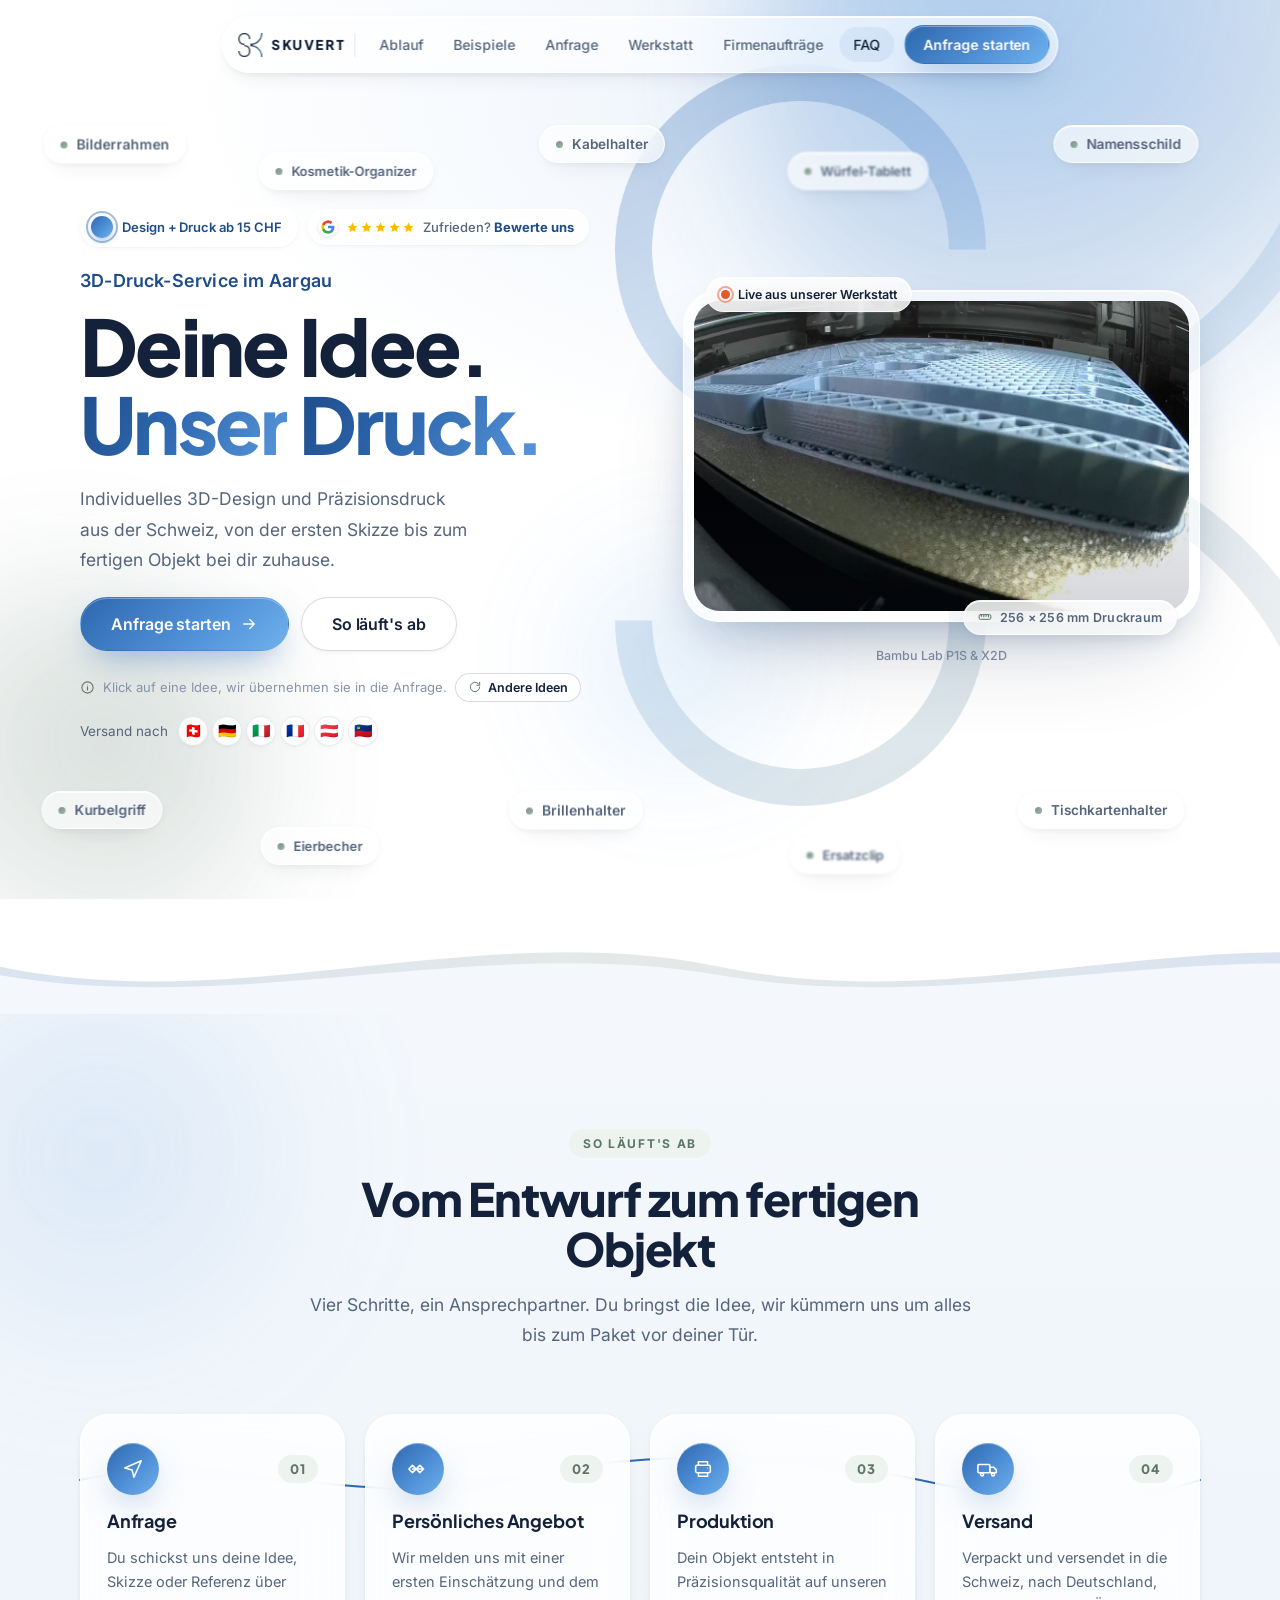
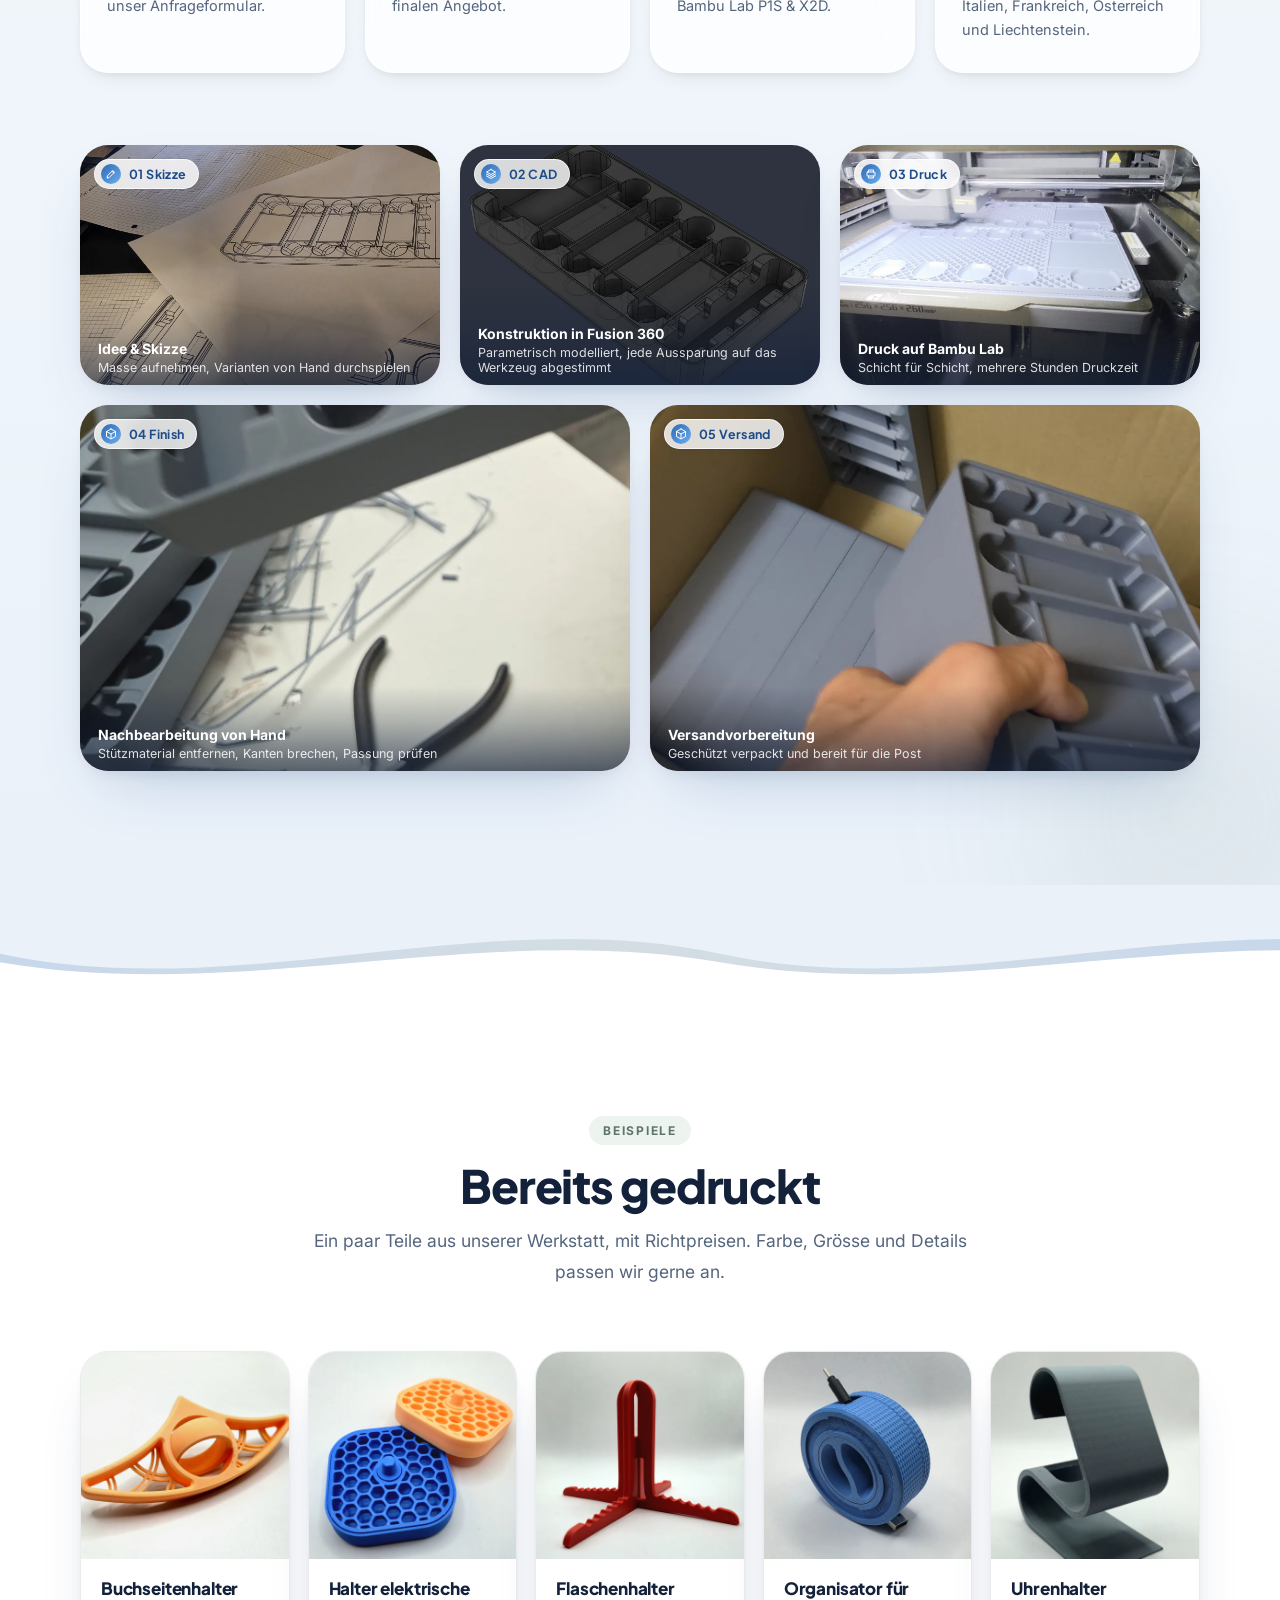
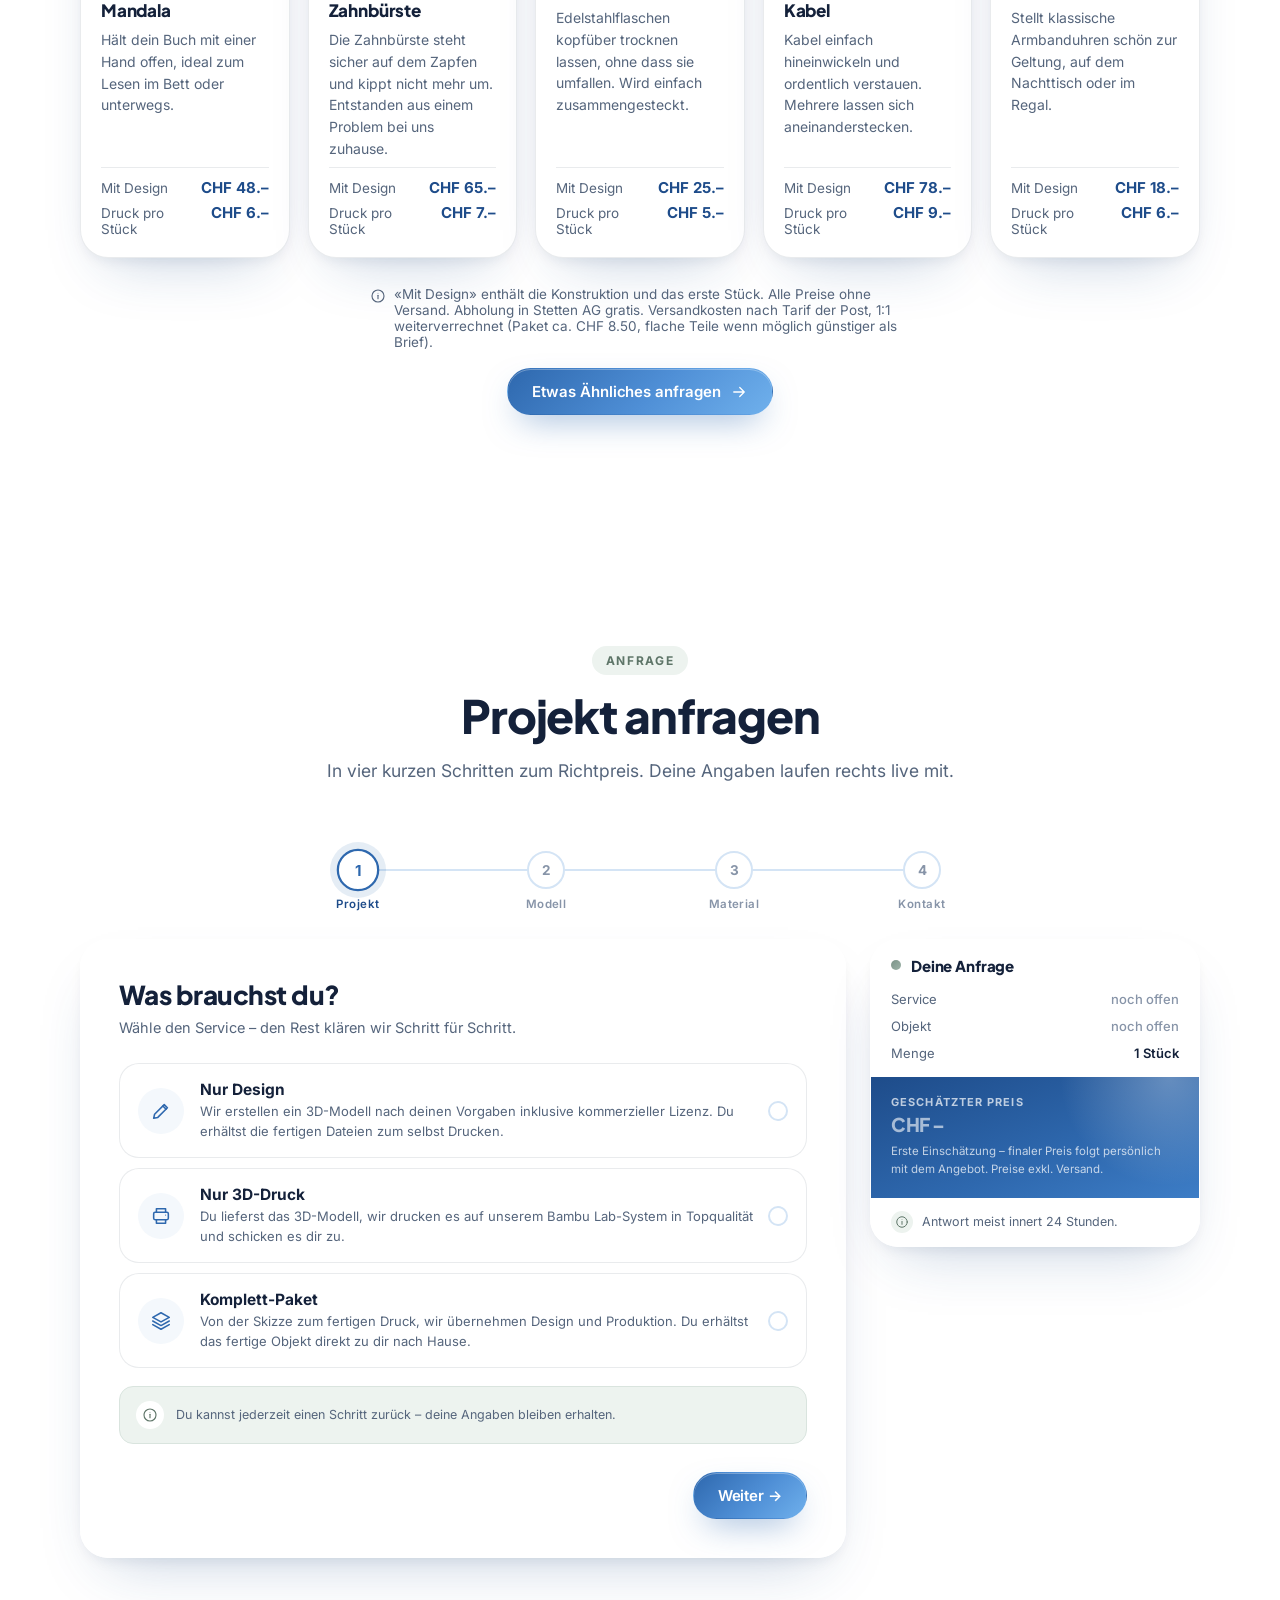
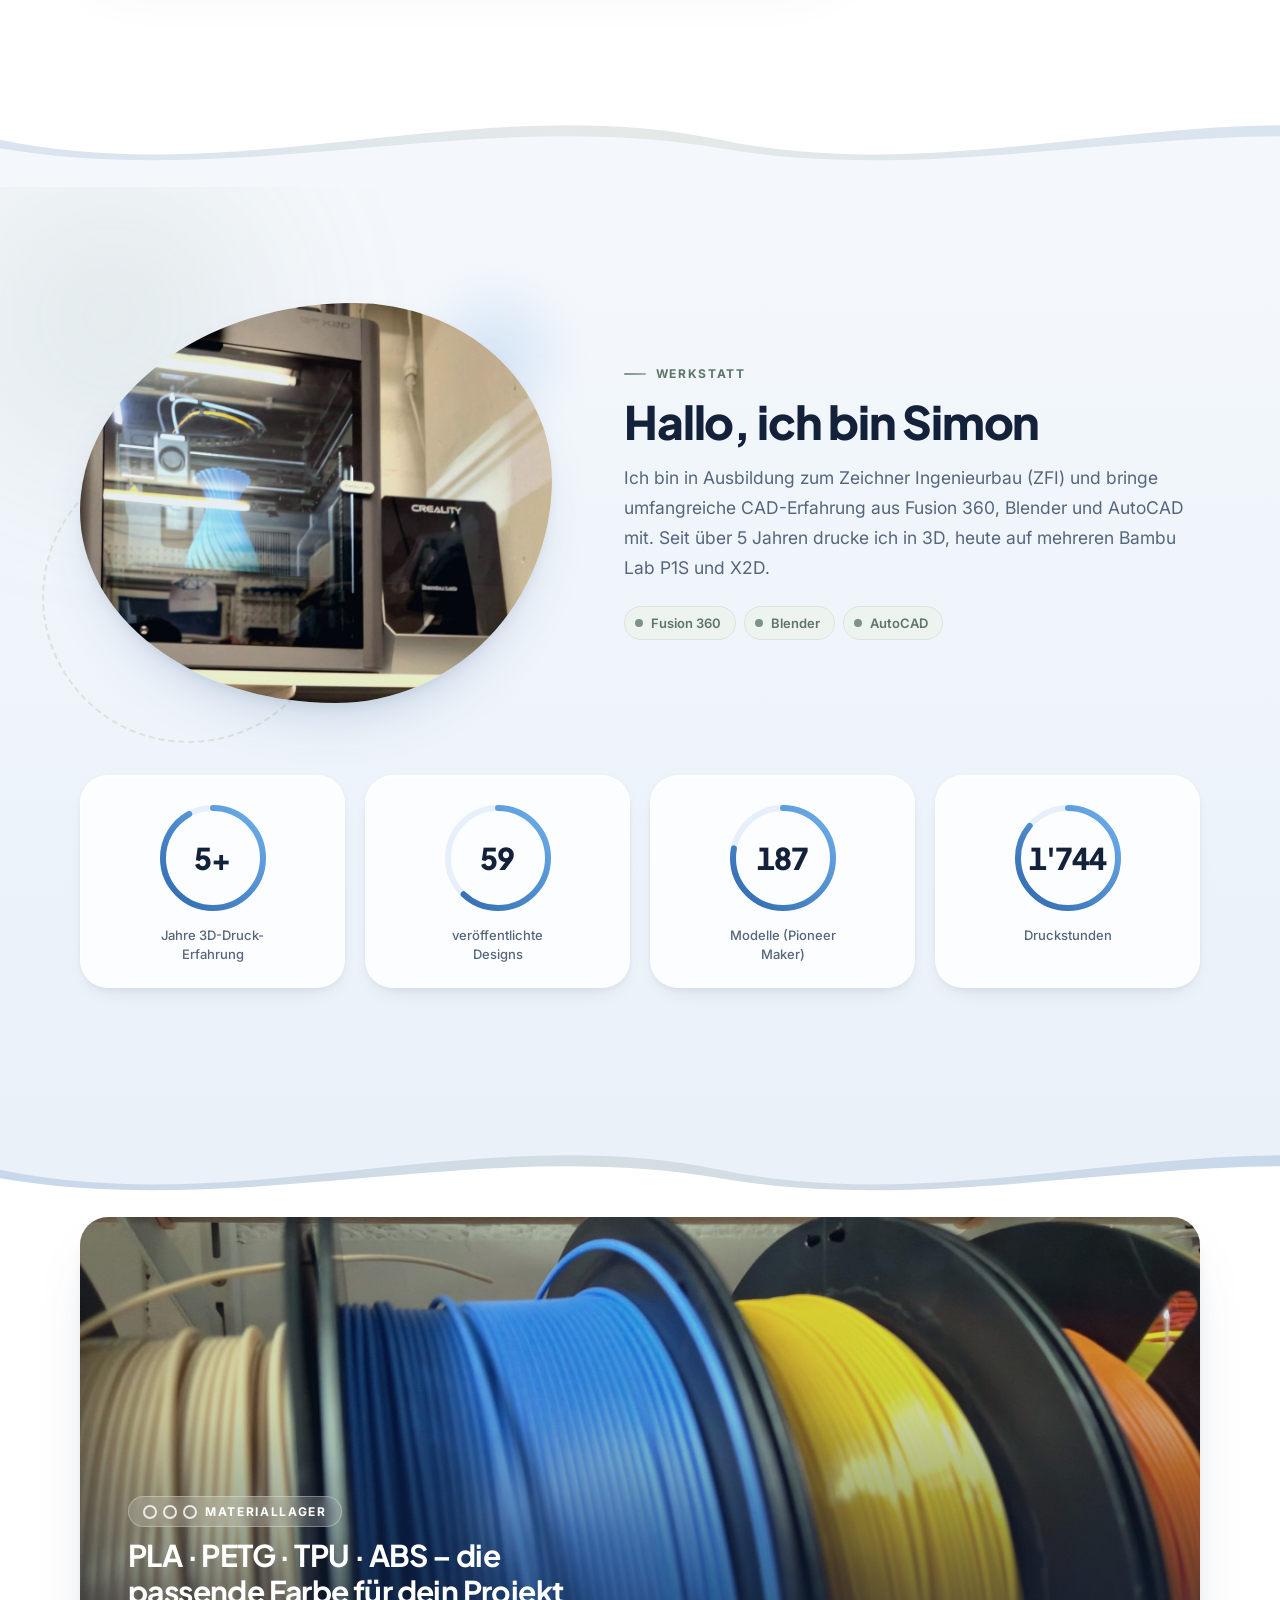
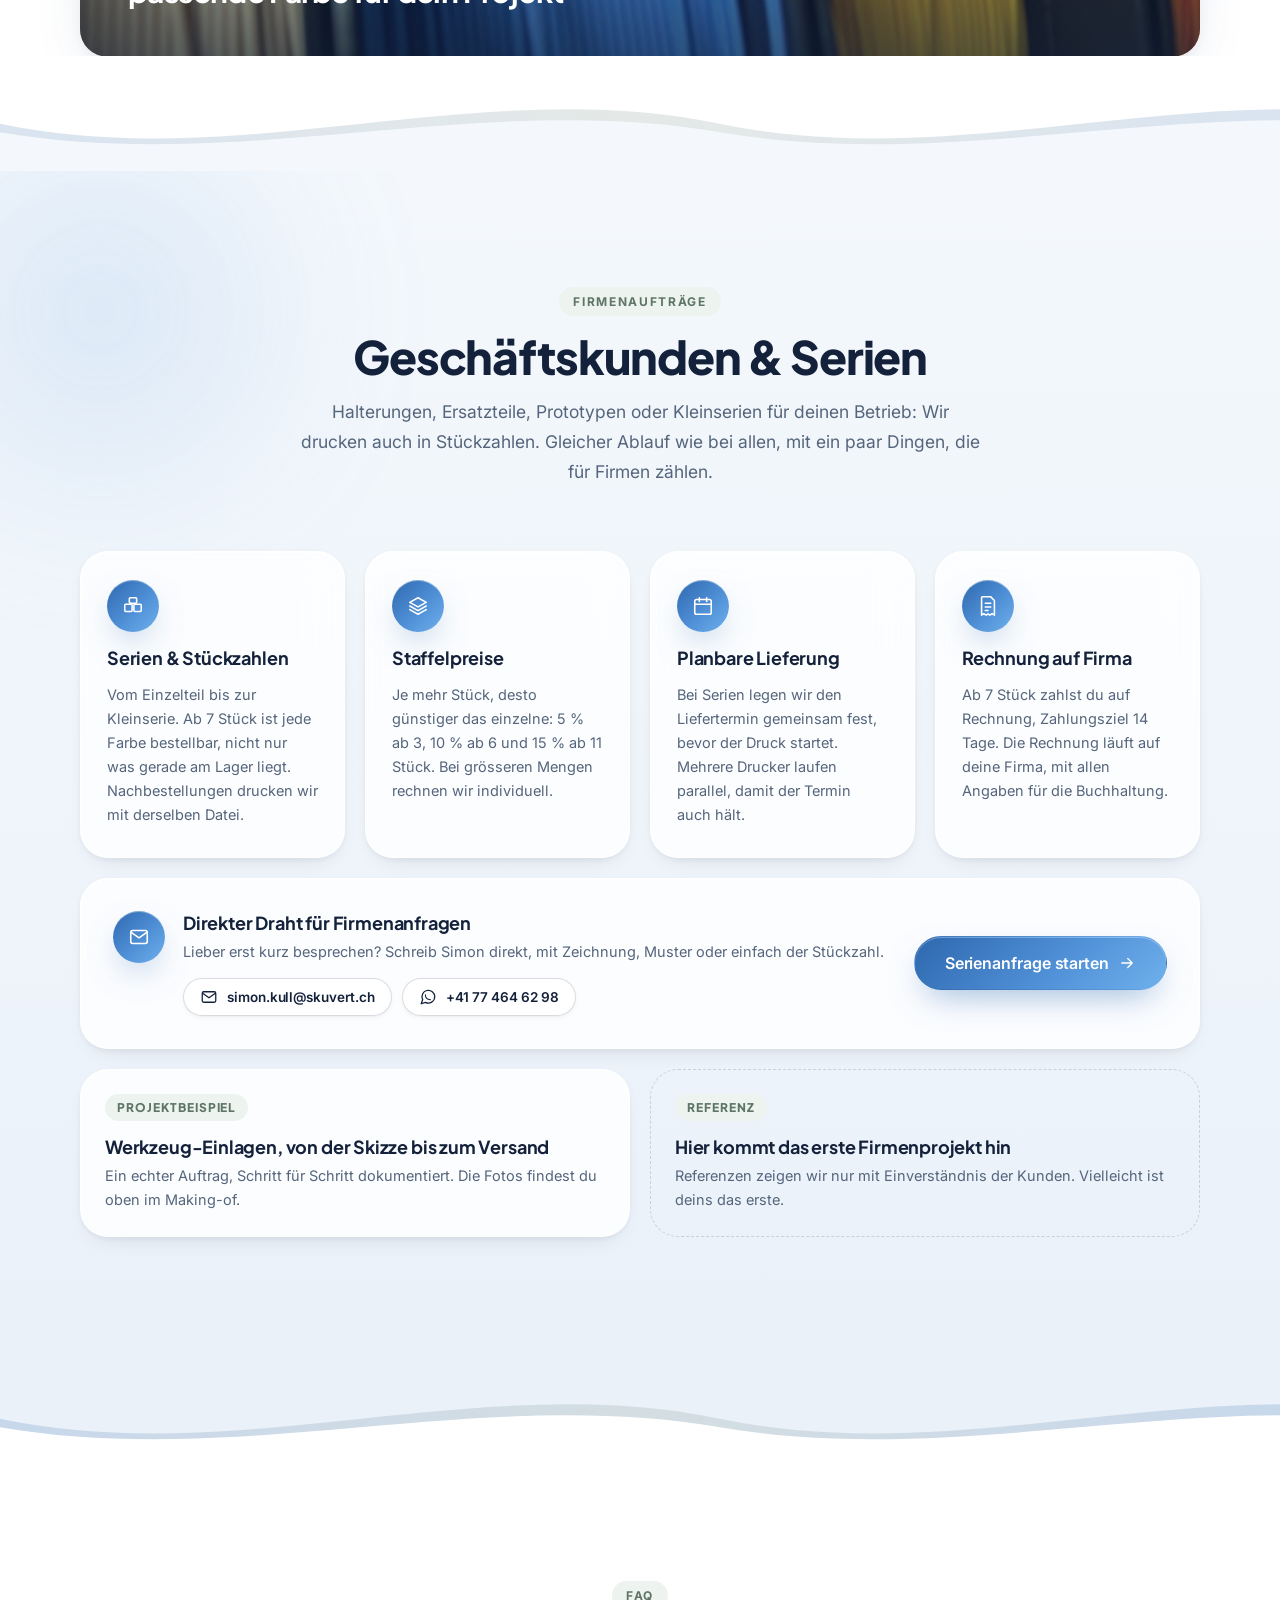
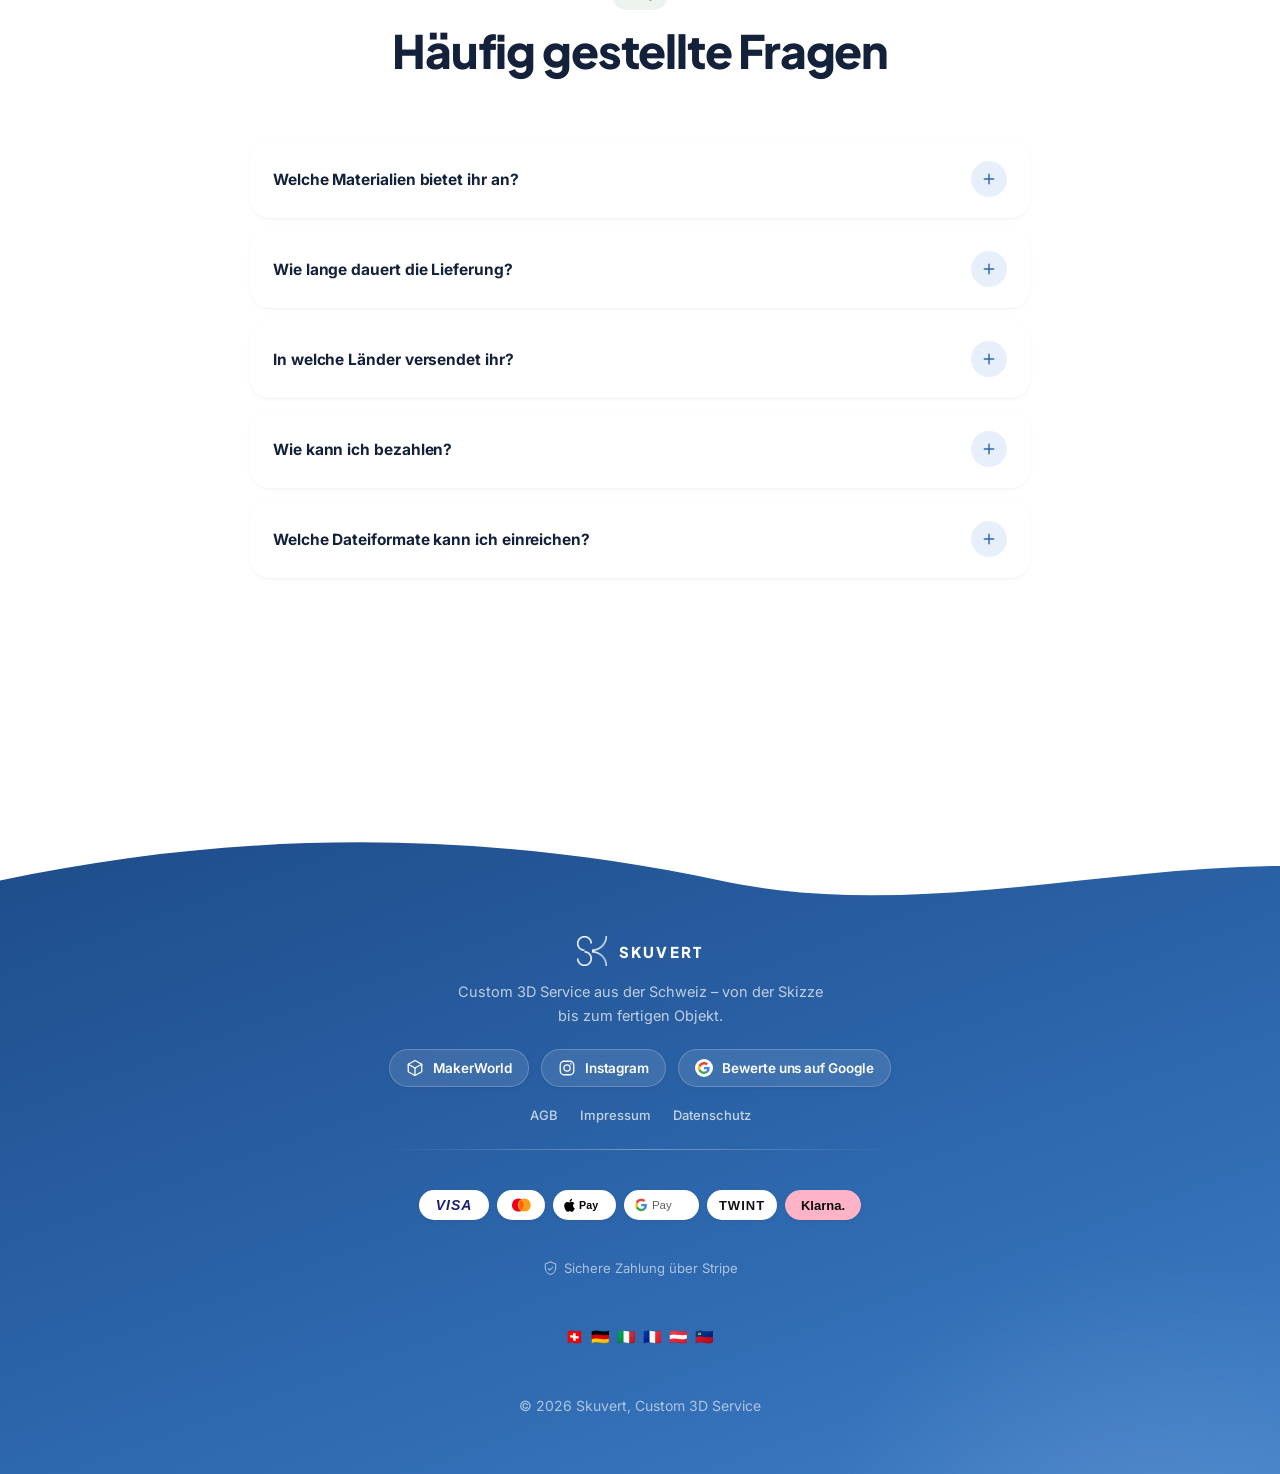
<file: index.html>
<!DOCTYPE html>
<html lang="de">
<head>
<meta charset="UTF-8">
<meta name="viewport" content="width=device-width, initial-scale=1">
<title>3D-Druck Service Aargau | Skuvert – Mellingen, Baden, Wohlen</title>
<meta name="description" content="3D-Druck-Service aus Stetten bei Mellingen (AG): individuelles 3D-Design und Druck ab 15 CHF für Private und Firmen in Baden, Wohlen und der ganzen Schweiz.">
<meta name="robots" content="index,follow">
<link rel="canonical" href="https://www.skuvert.ch/">
<meta property="og:type" content="website">
<meta property="og:site_name" content="Skuvert">
<meta property="og:locale" content="de_CH">
<meta property="og:url" content="https://www.skuvert.ch/">
<meta property="og:title" content="3D-Druck Service Aargau | Skuvert – Mellingen, Baden, Wohlen">
<meta property="og:description" content="Individuelles 3D-Design und Druck ab 15 CHF. Für Private und Firmen im Aargau und in der ganzen Schweiz.">
<meta property="og:image" content="https://www.skuvert.ch/img/og-logo.jpg">
<meta property="og:image:width" content="1200">
<meta property="og:image:height" content="630">
<meta property="og:image:alt" content="Skuvert Logo">
<meta name="twitter:card" content="summary_large_image">
<meta name="twitter:title" content="3D-Druck Service Aargau | Skuvert – Mellingen, Baden, Wohlen">
<meta name="twitter:description" content="Individuelles 3D-Design und Druck ab 15 CHF. Für Private und Firmen im Aargau und in der ganzen Schweiz.">
<meta name="twitter:image" content="https://www.skuvert.ch/img/og-logo.jpg">
<script type="application/ld+json">
{
  "@context": "https://schema.org",
  "@type": "LocalBusiness",
  "@id": "https://www.skuvert.ch/#business",
  "name": "Skuvert",
  "description": "3D-Druck-Service: individuelles 3D-Design und FDM-Druck für Private und Firmen.",
  "url": "https://www.skuvert.ch/",
  "logo": "https://www.skuvert.ch/assets/logo.png",
  "image": "https://www.skuvert.ch/img/og-logo.jpg",
  "email": "simon.kull@skuvert.ch",
  "telephone": "+41774646298",
  "priceRange": "ab CHF 15",
  "founder": { "@type": "Person", "name": "Simon Kull" },
  "address": {
    "@type": "PostalAddress",
    "streetAddress": "Aeglenweg 2",
    "postalCode": "5608",
    "addressLocality": "Stetten AG",
    "addressRegion": "AG",
    "addressCountry": "CH"
  },
  "areaServed": [
    { "@type": "AdministrativeArea", "name": "Kanton Aargau" },
    { "@type": "City", "name": "Mellingen" },
    { "@type": "City", "name": "Baden" },
    { "@type": "City", "name": "Wohlen" },
    { "@type": "Country", "name": "Schweiz" }
  ],
  "sameAs": ["https://www.instagram.com/skuvert.official/"]
}
</script>
<meta name="theme-color" content="#2E68AE">
<link rel="icon" type="image/png" href="assets/logo.png">
<link rel="apple-touch-icon" href="assets/logo.png">
<link rel="preconnect" href="https://fonts.googleapis.com">
<link rel="preconnect" href="https://fonts.gstatic.com" crossorigin>
<link href="https://fonts.googleapis.com/css2?family=Inter:wght@400;500;600;700&family=Plus+Jakarta+Sans:wght@700;800&display=swap" rel="stylesheet">
<link rel="stylesheet" href="style.css?v=15">
</head>
<body>

<!-- duenne Fortschrittsleiste am Seitenrand (rein CSS, scroll-timeline) -->
<div class="scroll-progress" aria-hidden="true"></div>

<!-- icon sprite (line icons only, no emoji) -->
<svg style="display:none" aria-hidden="true">
<symbol id="icon-send" viewBox="0 0 24 24"><path d="M3 11l18-8-8 18-2-8-8-2z"/></symbol>
<symbol id="icon-handshake" viewBox="0 0 24 24"><path d="M2 12l4-4 4 4-4 4-4-4z"/><path d="M10 12l4-4 4 4-4 4-4-4z"/><path d="M6 12h12"/></symbol>
<symbol id="icon-printer" viewBox="0 0 24 24"><path d="M7 8V4h10v4"/><rect x="4" y="8" width="16" height="8" rx="1.5"/><path d="M7 16v4h10v-4"/><circle cx="17" cy="11" r="0.6" fill="currentColor" stroke="none"/></symbol>
<symbol id="icon-truck" viewBox="0 0 24 24"><rect x="1" y="7" width="13" height="9" rx="1"/><path d="M14 10h4l3 3v3h-7z"/><circle cx="5.5" cy="18" r="1.6"/><circle cx="17.5" cy="18" r="1.6"/></symbol>
<symbol id="icon-package" viewBox="0 0 24 24"><path d="M12 2l9 5v10l-9 5-9-5V7l9-5z"/><path d="M3 7l9 5 9-5"/><path d="M12 12v9"/></symbol>
<symbol id="icon-cube" viewBox="0 0 24 24"><path d="M12 2l9 5v10l-9 5-9-5V7l9-5z"/><path d="M3 7l9 5 9-5"/><path d="M12 12v9"/></symbol>
<symbol id="icon-instagram" viewBox="0 0 24 24"><rect x="3" y="3" width="18" height="18" rx="5"/><circle cx="12" cy="12" r="4.2"/><circle cx="17.3" cy="6.7" r="1.1" fill="currentColor" stroke="none"/></symbol>
<symbol id="icon-plus" viewBox="0 0 24 24"><path d="M12 5v14M5 12h14"/></symbol>
<symbol id="icon-minus" viewBox="0 0 24 24"><path d="M5 12h14"/></symbol>
<symbol id="icon-pen" viewBox="0 0 24 24"><path d="M4 20l4.5-1L19 8.5 15.5 5 5 15.5 4 20z"/><path d="M14 6.5l3.5 3.5"/></symbol>
<symbol id="icon-layers" viewBox="0 0 24 24"><path d="M12 3l9 5-9 5-9-5 9-5z"/><path d="M3 12l9 5 9-5"/><path d="M3 16l9 5 9-5"/></symbol>
<symbol id="icon-boxes" viewBox="0 0 24 24"><rect x="3" y="10" width="8" height="8" rx="1"/><rect x="13" y="10" width="8" height="8" rx="1"/><rect x="8" y="3" width="8" height="6" rx="1"/></symbol>
<symbol id="icon-mail" viewBox="0 0 24 24"><rect x="3" y="5" width="18" height="14" rx="2"/><path d="M3.5 7l8.5 6 8.5-6"/></symbol>
<symbol id="icon-whatsapp" viewBox="0 0 24 24"><path d="M21 11.5a8.5 8.5 0 0 1-12.4 7.6L3 21l1.9-5.6A8.5 8.5 0 1 1 21 11.5z"/><path d="M8.5 9c0 4 2.5 6.5 6.5 6.5" stroke-width="1.4"/></symbol>
<symbol id="icon-info" viewBox="0 0 24 24"><circle cx="12" cy="12" r="9"/><path d="M12 11v5"/><circle cx="12" cy="8" r="0.7" fill="currentColor" stroke="none"/></symbol>
<symbol id="icon-arrow" viewBox="0 0 24 24"><path d="M5 12h14M13 6l6 6-6 6"/></symbol>
<symbol id="icon-refresh" viewBox="0 0 24 24"><path d="M20 12a8 8 0 1 1-2.3-5.7"/><path d="M20 4v5h-5"/></symbol>
<symbol id="icon-paperclip" viewBox="0 0 24 24"><path d="M21 12.5l-8.2 8.2a5.5 5.5 0 0 1-7.8-7.8L13.6 4.3a3.5 3.5 0 0 1 5 5l-8.7 8.6a1.5 1.5 0 0 1-2.1-2.1L15.6 8"/></symbol>
<symbol id="icon-share" viewBox="0 0 24 24"><path d="M12 3v13"/><path d="M7 8l5-5 5 5"/><path d="M5 13v6h14v-6"/></symbol>
<symbol id="icon-ruler" viewBox="0 0 24 24"><rect x="2" y="8" width="20" height="8" rx="2"/><path d="M6 8v3M10 8v4M14 8v3M18 8v4"/></symbol>
<symbol id="icon-invoice" viewBox="0 0 24 24"><path d="M6 2h9l4 4v16l-2.5-1.5L14 22l-2-1.5L10 22l-2.5-1.5L5 22V3a1 1 0 0 1 1-1z"/><path d="M9 9h6M9 13h6M9 17h3"/></symbol>
<symbol id="icon-calendar" viewBox="0 0 24 24"><rect x="3" y="5" width="18" height="16" rx="2"/><path d="M3 10h18M8 3v4M16 3v4"/></symbol>
<symbol id="icon-check" viewBox="0 0 24 24"><path d="M5 12.5l4.5 4.5L19 7.5"/></symbol>
</svg>

<header class="nav" id="nav">
<a class="nav-brand" href="#top" aria-label="Zum Seitenanfang"><span class="nav-logo" role="img" aria-label="Skuvert Logo"></span><span class="nav-word">SKUVERT</span></a>
<nav class="nav-links" aria-label="Hauptnavigation">
<a href="#ablauf">Ablauf</a>
<a href="#beispiele">Beispiele</a>
<a href="#anfrage">Anfrage</a>
<a href="#ueber-mich">Werkstatt</a>
<a href="#firmen">Firmenaufträge</a>
<a href="#faq">FAQ</a>
</nav>
<a href="#anfrage" class="glass-btn glass-btn--accent">Anfrage starten</a>
</header>

<main>

<section id="top" class="hero">
<div class="hero-bg" aria-hidden="true">
<span class="orb orb--1"></span>
<span class="orb orb--2"></span>
<span class="orb orb--3"></span>
<div class="hero-logo-bg"></div>
</div>
<!-- Ideen-Blasen (JS fuellt sie): klick uebernimmt den Begriff in die Anfrage -->
<div class="hero-ideas" id="hero-ideas"></div>
<div class="hero-inner">
<div class="hero-text">
<div class="hero-badges">
<div class="hero-badge"><span class="hero-badge-dot"></span>Design + Druck ab 15 CHF</div>
<a class="hero-review" href="https://g.page/r/Cff25RBkBHrjECE/review" target="_blank" rel="noreferrer" aria-label="Zufrieden? Bewerte uns auf Google"><svg class="rv-g" viewBox="0 0 24 24" aria-hidden="true"><path d="M21.6 12.2c0-.7-.1-1.4-.2-2H12v3.8h5.4a4.6 4.6 0 0 1-2 3v2.5h3.2c1.9-1.7 3-4.3 3-7.3z" fill="#4285F4"/><path d="M12 22c2.7 0 5-.9 6.6-2.4l-3.2-2.5c-.9.6-2 1-3.4 1-2.6 0-4.8-1.8-5.6-4.1H3.1v2.6A10 10 0 0 0 12 22z" fill="#34A853"/><path d="M6.4 14c-.2-.6-.3-1.3-.3-2s.1-1.4.3-2V7.4H3.1a10 10 0 0 0 0 9.2L6.4 14z" fill="#FBBC04"/><path d="M12 5.9c1.5 0 2.8.5 3.8 1.5l2.9-2.9A10 10 0 0 0 3.1 7.4L6.4 10c.8-2.3 3-4.1 5.6-4.1z" fill="#EA4335"/></svg><span class="rv-stars"><svg viewBox="0 0 24 24" aria-hidden="true"><path d="M12 2.8l2.8 5.8 6.3.9-4.6 4.4 1.1 6.3L12 17.2l-5.6 3 1.1-6.3L2.9 9.5l6.3-.9z"/></svg><svg viewBox="0 0 24 24" aria-hidden="true"><path d="M12 2.8l2.8 5.8 6.3.9-4.6 4.4 1.1 6.3L12 17.2l-5.6 3 1.1-6.3L2.9 9.5l6.3-.9z"/></svg><svg viewBox="0 0 24 24" aria-hidden="true"><path d="M12 2.8l2.8 5.8 6.3.9-4.6 4.4 1.1 6.3L12 17.2l-5.6 3 1.1-6.3L2.9 9.5l6.3-.9z"/></svg><svg viewBox="0 0 24 24" aria-hidden="true"><path d="M12 2.8l2.8 5.8 6.3.9-4.6 4.4 1.1 6.3L12 17.2l-5.6 3 1.1-6.3L2.9 9.5l6.3-.9z"/></svg><svg viewBox="0 0 24 24" aria-hidden="true"><path d="M12 2.8l2.8 5.8 6.3.9-4.6 4.4 1.1 6.3L12 17.2l-5.6 3 1.1-6.3L2.9 9.5l6.3-.9z"/></svg></span><span class="rv-text">Zufrieden? <strong>Bewerte uns</strong></span></a>
</div>
<h1 class="hero-title split"><span class="hero-kicker">3D-Druck-Service im Aargau</span>Deine Idee.<br><span class="accent">Unser Druck.</span></h1>
<p class="body-text">Individuelles 3D-Design und Präzisionsdruck aus der Schweiz, von der ersten Skizze bis zum fertigen Objekt bei dir zuhause.</p>
<div class="cta-row">
<a href="#anfrage" class="glass-btn glass-btn--accent glass-btn--lg">Anfrage starten <svg class="icon arrow"><use href="#icon-arrow"/></svg></a>
<a href="#ablauf" class="glass-btn glass-btn--ghost glass-btn--lg">So läuft's ab</a>
</div>
<div class="hero-meta">
<div class="idea-hint"><svg class="icon"><use href="#icon-info"/></svg><span>Klick auf eine Idee, wir übernehmen sie in die Anfrage.</span><button class="idea-shuffle" id="idea-shuffle" type="button"><svg class="icon"><use href="#icon-refresh"/></svg>Andere Ideen</button></div>
<div class="shipping-row">
<span>Versand nach</span>
<span class="flag-pills"><span title="Schweiz">🇨🇭</span><span title="Deutschland">🇩🇪</span><span title="Italien">🇮🇹</span><span title="Frankreich">🇫🇷</span><span title="Österreich">🇦🇹</span><span title="Liechtenstein">🇱🇮</span></span>
</div>
</div>
<div class="hero-ideas-mobile" id="hero-ideas-mobile"></div>
</div>
<figure class="hero-figure reveal">
<div class="hero-stage tilt" data-tilt="4">
<!-- Weitere Timelapses: einfach eine zusaetzliche <video class="hero-clip"> Zeile
     ergaenzen. Die Reihenfolge hier ist die Reihenfolge der Endlosschleife. -->
<div class="hero-media" id="hero-media">
<video class="hero-clip is-current" src="img/hero-timelapse-1.mp4" poster="img/hero-timelapse.webp" autoplay muted playsinline preload="auto" width="1024" height="640" aria-label="Zeitraffer: ein Druckteil entsteht Schicht für Schicht"></video>
<video class="hero-clip" src="img/hero-timelapse-2.mp4" muted playsinline preload="none" width="960" height="600" aria-label="Zeitraffer: mehrere Teile wachsen gleichzeitig auf dem Druckbett"></video>
<video class="hero-clip" src="img/hero-timelapse-3.mp4" muted playsinline preload="none" width="1024" height="576" aria-label="Zeitraffer: ein blaues Objekt mit organischen Streben entsteht"></video>
<video class="hero-clip" src="img/hero-timelapse-4.mp4" muted playsinline preload="none" width="1024" height="576" aria-label="Zeitraffer: zwei kleine Teile in Orange und Weiss wachsen nebeneinander"></video>
<video class="hero-clip" src="img/hero-timelapse-5.mp4" muted playsinline preload="none" width="1024" height="576" aria-label="Zeitraffer: eine graue Vase mit Wellenstruktur entsteht Schicht für Schicht"></video>
<video class="hero-clip" src="img/hero-timelapse-6.mp4" muted playsinline preload="none" width="1024" height="576" aria-label="Zeitraffer: eine grosse weisse Schale wird gedruckt"></video>
</div>
<span class="stage-chip stage-chip--live"><span class="live-dot"></span>Live aus unserer Werkstatt</span>
<span class="stage-chip stage-chip--dim"><svg class="icon"><use href="#icon-ruler"/></svg>256 × 256 mm Druckraum</span>
</div>
<figcaption class="hero-media-cap">Bambu Lab P1S &amp; X2D</figcaption>
</figure>
</div>
</section>

<div class="wave wave--to-surface" aria-hidden="true"></div>

<section id="ablauf" class="section section--alt">
<div class="section-glow" aria-hidden="true"><span class="g1"></span><span class="g2"></span></div>
<div class="section-inner">
<div class="header-block reveal">
<p class="eyebrow">So läuft's ab</p>
<h2 class="heading-2 split">Vom Entwurf zum fertigen Objekt</h2>
<p class="body-text">Vier Schritte, ein Ansprechpartner. Du bringst die Idee, wir kümmern uns um alles bis zum Paket vor deiner Tür.</p>
</div>
<div class="process-wrap">
<svg class="process-path" viewBox="0 0 1200 60" preserveAspectRatio="none" aria-hidden="true">
<path d="M0 30 C 150 0, 300 60, 450 30 S 750 0, 900 30 S 1100 60, 1200 30"/>
<path class="draw" d="M0 30 C 150 0, 300 60, 450 30 S 750 0, 900 30 S 1100 60, 1200 30"/>
</svg>
<div class="card-grid">
<div class="process-card glass-card reveal tilt" data-tilt="5">
<div class="card-top"><div class="glass-chip"><svg class="icon"><use href="#icon-send"/></svg></div><span class="step-no">01</span></div>
<h3>Anfrage</h3>
<p>Du schickst uns deine Idee, Skizze oder Referenz über unser Anfrageformular.</p>
</div>
<div class="process-card glass-card reveal tilt" data-tilt="5">
<div class="card-top"><div class="glass-chip"><svg class="icon"><use href="#icon-handshake"/></svg></div><span class="step-no">02</span></div>
<h3>Persönliches Angebot</h3>
<p>Wir melden uns mit einer ersten Einschätzung und dem finalen Angebot.</p>
</div>
<div class="process-card glass-card reveal tilt" data-tilt="5">
<div class="card-top"><div class="glass-chip"><svg class="icon"><use href="#icon-printer"/></svg></div><span class="step-no">03</span></div>
<h3>Produktion</h3>
<p>Dein Objekt entsteht in Präzisionsqualität auf unseren Bambu Lab P1S &amp; X2D.</p>
</div>
<div class="process-card glass-card reveal tilt" data-tilt="5">
<div class="card-top"><div class="glass-chip"><svg class="icon"><use href="#icon-truck"/></svg></div><span class="step-no">04</span></div>
<h3>Versand</h3>
<p>Verpackt und versendet in die Schweiz, nach Deutschland, Italien, Frankreich, Österreich und Liechtenstein.</p>
</div>
</div>
</div>
<!-- Making-of: ein realer Auftrag von der Skizze bis zum Versand -->
<div class="making-grid">

<figure class="photo making-item reveal">
<span class="making-step"><svg class="icon"><use href="#icon-pen"/></svg>01 Skizze</span>
<img src="img/making-01-skizze.webp" alt="Handskizzen und Konstruktionszeichnungen der Werkzeug-Einlage auf dem Schreibtisch" width="1400" height="1400" loading="lazy" style="object-position: 50% 42%">
<figcaption><span class="cap-title">Idee &amp; Skizze</span><span class="cap-sub">Masse aufnehmen, Varianten von Hand durchspielen</span></figcaption>
</figure>

<figure class="photo making-item reveal">
<span class="making-step"><svg class="icon"><use href="#icon-layers"/></svg>02 CAD</span>
<img src="img/making-02-cad.webp" alt="Fertiges 3D-Modell der Werkzeug-Einlage in Fusion 360" width="1400" height="1400" loading="lazy">
<figcaption><span class="cap-title">Konstruktion in Fusion&nbsp;360</span><span class="cap-sub">Parametrisch modelliert, jede Aussparung auf das Werkzeug abgestimmt</span></figcaption>
</figure>

<figure class="photo making-item reveal">
<span class="making-step"><svg class="icon"><use href="#icon-printer"/></svg>03 Druck</span>
<img src="img/making-03-druck.webp" alt="Die Werkzeug-Einlage entsteht Schicht für Schicht auf dem Druckbett" width="1020" height="680" loading="lazy">
<figcaption><span class="cap-title">Druck auf Bambu Lab</span><span class="cap-sub">Schicht für Schicht, mehrere Stunden Druckzeit</span></figcaption>
</figure>

<figure class="photo making-item making-item--wide reveal">
<span class="making-step"><svg class="icon"><use href="#icon-cube"/></svg>04 Finish</span>
<img src="img/making-04-finish.webp?v=2" alt="Nachbearbeitung der gedruckten Einlage: Stützmaterial wird mit der Zange entfernt" width="1400" height="798" loading="lazy">
<figcaption><span class="cap-title">Nachbearbeitung von Hand</span><span class="cap-sub">Stützmaterial entfernen, Kanten brechen, Passung prüfen</span></figcaption>
</figure>

<figure class="photo making-item making-item--wide reveal">
<span class="making-step"><svg class="icon"><use href="#icon-package"/></svg>05 Versand</span>
<img src="img/making-05-versand.webp" alt="Die fertigen Einlagen werden geschützt in einen Versandkarton gelegt" width="1400" height="1400" loading="lazy">
<figcaption><span class="cap-title">Versandvorbereitung</span><span class="cap-sub">Geschützt verpackt und bereit für die Post</span></figcaption>
</figure>

</div>
</div>
</section>

<div class="wave wave--to-white" style="--from: var(--surface-2)" aria-hidden="true"></div>

<!-- Beispiele: neues Teil = einfach einen <article class="ex-card"> Block kopieren,
     Foto (quadratisch, ca. 900 px, .webp) in img/ ablegen und Texte/Preise anpassen. -->
<section id="beispiele" class="section">
<div class="section-inner">
<div class="header-block reveal">
<p class="eyebrow">Beispiele</p>
<h2 class="heading-2 split">Bereits gedruckt</h2>
<p class="body-text">Ein paar Teile aus unserer Werkstatt, mit Richtpreisen. Farbe, Grösse und Details passen wir gerne an.</p>
</div>
<div class="ex-grid">
<article class="ex-card reveal">
<div class="ex-img"><img src="img/beispiel-buchseitenhalter.webp" alt="Orangefarbener Buchseitenhalter mit Mandala-Muster und Daumenring" width="900" height="900" loading="lazy"></div>
<div class="ex-body">
<h3>Buchseitenhalter Mandala</h3>
<p>Hält dein Buch mit einer Hand offen, ideal zum Lesen im Bett oder unterwegs.</p>
<div class="ex-prices">
<div class="ex-price"><span>Mit Design</span><strong>CHF 48.–</strong></div>
<div class="ex-price"><span>Druck pro Stück</span><strong>CHF 6.–</strong></div>
</div>
</div>
</article>
<article class="ex-card reveal">
<div class="ex-img"><img src="img/beispiel-zahnbuerstenhalter.webp" alt="Zwei Zahnbürstenhalter mit Wabenmuster in Blau und Orange" width="900" height="900" loading="lazy"></div>
<div class="ex-body">
<h3>Halter elektrische Zahnbürste</h3>
<p>Die Zahnbürste steht sicher auf dem Zapfen und kippt nicht mehr um. Entstanden aus einem Problem bei uns zuhause.</p>
<div class="ex-prices">
<div class="ex-price"><span>Mit Design</span><strong>CHF 65.–</strong></div>
<div class="ex-price"><span>Druck pro Stück</span><strong>CHF 7.–</strong></div>
</div>
</div>
</article>
<article class="ex-card reveal">
<div class="ex-img"><img src="img/beispiel-flaschenhalter.webp" alt="Roter Flaschenhalter aus zwei gesteckten Teilen" width="900" height="900" loading="lazy"></div>
<div class="ex-body">
<h3>Flaschenhalter</h3>
<p>Edelstahlflaschen kopfüber trocknen lassen, ohne dass sie umfallen. Wird einfach zusammengesteckt.</p>
<div class="ex-prices">
<div class="ex-price"><span>Mit Design</span><strong>CHF 25.–</strong></div>
<div class="ex-price"><span>Druck pro Stück</span><strong>CHF 5.–</strong></div>
</div>
</div>
</article>
<article class="ex-card reveal">
<div class="ex-img"><img src="img/beispiel-kabel-organisator.webp" alt="Blauer runder Kabel-Organisator mit aufgewickeltem USB-Kabel" width="900" height="900" loading="lazy"></div>
<div class="ex-body">
<h3>Organisator für Kabel</h3>
<p>Kabel einfach hineinwickeln und ordentlich verstauen. Mehrere lassen sich aneinanderstecken.</p>
<div class="ex-prices">
<div class="ex-price"><span>Mit Design</span><strong>CHF 78.–</strong></div>
<div class="ex-price"><span>Druck pro Stück</span><strong>CHF 9.–</strong></div>
</div>
</div>
</article>
<article class="ex-card reveal">
<div class="ex-img"><img src="img/beispiel-uhrenhalter.webp" alt="Grauer Uhrenhalter in geschwungener S-Form" width="900" height="900" loading="lazy"></div>
<div class="ex-body">
<h3>Uhrenhalter</h3>
<p>Stellt klassische Armbanduhren schön zur Geltung, auf dem Nachttisch oder im Regal.</p>
<div class="ex-prices">
<div class="ex-price"><span>Mit Design</span><strong>CHF 18.–</strong></div>
<div class="ex-price"><span>Druck pro Stück</span><strong>CHF 6.–</strong></div>
</div>
</div>
</article>
</div>
<p class="ex-note reveal"><svg class="icon"><use href="#icon-info"/></svg><span>«Mit Design» enthält die Konstruktion und das erste Stück. Alle Preise ohne Versand. Abholung in Stetten AG gratis. Versandkosten nach Tarif der Post, 1:1 weiterverrechnet (Paket ca. CHF 8.50, flache Teile wenn möglich günstiger als Brief).</span></p>
<div class="ex-cta reveal"><a href="#anfrage" class="glass-btn glass-btn--accent">Etwas Ähnliches anfragen <svg class="icon arrow"><use href="#icon-arrow"/></svg></a></div>
</div>
</section>

<section id="anfrage" class="section">
<div class="section-inner">
<div class="header-block reveal">
<p class="eyebrow">Anfrage</p>
<h2 class="heading-2 split">Projekt anfragen</h2>
<p class="body-text">In vier kurzen Schritten zum Richtpreis. Deine Angaben laufen rechts live mit.</p>
</div>
<div id="request-form" class="request-wrap reveal"></div>
</div>
</section>

<div class="wave wave--to-surface" aria-hidden="true"></div>

<section id="ueber-mich" class="section section--alt">
<div class="section-glow" aria-hidden="true"><span class="g2" style="left:-120px;right:auto;top:-100px;bottom:auto"></span></div>
<div class="section-inner about-inner">
<figure class="about-figure">
<div class="photo reveal"><img src="img/werkstatt.jpg" alt="Unser Druckplatz mit Bambu Lab Drucker und Filament-Trockner" loading="lazy"></div>
</figure>
<div class="about-text reveal">
<p class="eyebrow">Werkstatt</p>
<h2 class="heading-2 split">Hallo, ich bin Simon</h2>
<p class="body-text">Ich bin in Ausbildung zum Zeichner Ingenieurbau (ZFI) und bringe umfangreiche CAD-Erfahrung aus Fusion 360, Blender und AutoCAD mit. Seit über 5 Jahren drucke ich in 3D, heute auf mehreren Bambu Lab P1S und X2D.</p>
<div class="about-tags">
<span class="about-tag">Fusion 360</span>
<span class="about-tag">Blender</span>
<span class="about-tag">AutoCAD</span>
</div>
</div>
</div>
<div class="section-inner">
<svg width="0" height="0" style="position:absolute" aria-hidden="true"><defs><linearGradient id="ring-grad" x1="0" y1="0" x2="1" y2="1"><stop offset="0" stop-color="#2E68AE"/><stop offset="1" stop-color="#6FB0EC"/></linearGradient></defs></svg>
<div class="stat-band">
<div class="stat glass-card reveal" style="--pct:.92">
<div class="stat-ring"><svg viewBox="0 0 112 112"><circle class="track" cx="56" cy="56" r="50"/><circle class="bar" cx="56" cy="56" r="50"/></svg><span class="stat-num">5+</span></div>
<span class="stat-label">Jahre 3D-Druck-Erfahrung</span>
</div>
<div class="stat glass-card reveal" style="--pct:.62">
<div class="stat-ring"><svg viewBox="0 0 112 112"><circle class="track" cx="56" cy="56" r="50"/><circle class="bar" cx="56" cy="56" r="50"/></svg><span class="stat-num">59</span></div>
<span class="stat-label">veröffentlichte Designs</span>
</div>
<div class="stat glass-card reveal" style="--pct:.78">
<div class="stat-ring"><svg viewBox="0 0 112 112"><circle class="track" cx="56" cy="56" r="50"/><circle class="bar" cx="56" cy="56" r="50"/></svg><span class="stat-num">187</span></div>
<span class="stat-label">Modelle (Pioneer Maker)</span>
</div>
<div class="stat glass-card reveal" style="--pct:.86">
<div class="stat-ring"><svg viewBox="0 0 112 112"><circle class="track" cx="56" cy="56" r="50"/><circle class="bar" cx="56" cy="56" r="50"/></svg><span class="stat-num" data-hours-base="1654" data-hours-from="2026-10-20">1'654</span></div>
<span class="stat-label">Druckstunden</span>
</div>
</div>
</div>
</section>

<div class="wave wave--to-white" style="--from: var(--surface-2)" aria-hidden="true"></div>

<!-- Materiallager-Band: echtes Foto, ruhige Behandlung -->
<section class="section" style="padding-top:0;padding-bottom:0">
<div class="section-inner">
<figure class="photo photo-band reveal">
<img src="img/filament-lager.jpg" alt="Mein Filamentlager mit PLA, PETG, TPU und ABS in vielen Farben" loading="lazy">
<figcaption class="band-cap">
<span class="k"><span class="band-dots" aria-hidden="true"><i></i><i></i><i></i></span>Materiallager</span>
<span class="v">PLA · PETG · TPU · ABS – die passende Farbe für dein Projekt</span>
</figcaption>
</figure>
</div>
</section>

<div class="wave wave--to-surface" aria-hidden="true"></div>

<!-- Geschaeftskunden & Serien. Alle Zahlen hier kommen aus der Preislogik in script.js
     (qtyDiscount, SERIES_MIN, INVOICE_TEXT) - bei Aenderungen dort auch hier anpassen. -->
<section id="firmen" class="section section--alt">
<div class="section-glow" aria-hidden="true"><span class="g1"></span></div>
<div class="section-inner">
<div class="header-block reveal">
<p class="eyebrow">Firmenaufträge</p>
<h2 class="heading-2 split">Geschäftskunden &amp; Serien</h2>
<p class="body-text">Halterungen, Ersatzteile, Prototypen oder Kleinserien für deinen Betrieb: Wir drucken auch in Stückzahlen. Gleicher Ablauf wie bei allen, mit ein paar Dingen, die für Firmen zählen.</p>
</div>
<div class="card-grid biz-grid">
<div class="process-card glass-card reveal tilt" data-tilt="5">
<div class="card-top"><div class="glass-chip"><svg class="icon"><use href="#icon-boxes"/></svg></div></div>
<h3>Serien &amp; Stückzahlen</h3>
<p>Vom Einzelteil bis zur Kleinserie. Ab 7 Stück ist jede Farbe bestellbar, nicht nur was gerade am Lager liegt. Nachbestellungen drucken wir mit derselben Datei.</p>
</div>
<div class="process-card glass-card reveal tilt" data-tilt="5">
<div class="card-top"><div class="glass-chip"><svg class="icon"><use href="#icon-layers"/></svg></div></div>
<h3>Staffelpreise</h3>
<p>Je mehr Stück, desto günstiger das einzelne: 5&nbsp;% ab 3, 10&nbsp;% ab 6 und 15&nbsp;% ab 11 Stück. Bei grösseren Mengen rechnen wir individuell.</p>
</div>
<div class="process-card glass-card reveal tilt" data-tilt="5">
<div class="card-top"><div class="glass-chip"><svg class="icon"><use href="#icon-calendar"/></svg></div></div>
<h3>Planbare Lieferung</h3>
<p>Bei Serien legen wir den Liefertermin gemeinsam fest, bevor der Druck startet. Mehrere Drucker laufen parallel, damit der Termin auch hält.</p>
</div>
<div class="process-card glass-card reveal tilt" data-tilt="5">
<div class="card-top"><div class="glass-chip"><svg class="icon"><use href="#icon-invoice"/></svg></div></div>
<h3>Rechnung auf Firma</h3>
<p>Ab 7 Stück zahlst du auf Rechnung, Zahlungsziel 14 Tage. Die Rechnung läuft auf deine Firma, mit allen Angaben für die Buchhaltung.</p>
</div>
</div>

<div class="biz-contact glass-card reveal">
<div class="biz-contact-text">
<div class="glass-chip"><svg class="icon"><use href="#icon-mail"/></svg></div>
<div>
<h3>Direkter Draht für Firmenanfragen</h3>
<p>Lieber erst kurz besprechen? Schreib Simon direkt, mit Zeichnung, Muster oder einfach der Stückzahl.</p>
<div class="biz-contact-links">
<a class="glass-btn glass-btn--pill-sm" href="mailto:simon.kull@skuvert.ch?subject=Firmenanfrage"><svg class="icon"><use href="#icon-mail"/></svg>simon.kull@skuvert.ch</a>
<a class="glass-btn glass-btn--pill-sm" href="https://wa.me/41774646298" target="_blank" rel="noreferrer"><svg class="icon"><use href="#icon-whatsapp"/></svg>+41 77 464 62 98</a>
</div>
</div>
</div>
<a href="#anfrage" class="glass-btn glass-btn--accent glass-btn--lg" data-series>Serienanfrage starten <svg class="icon arrow"><use href="#icon-arrow"/></svg></a>
</div>

<!-- Referenzen: sobald ein Firmenkunde zustimmt, die zweite Karte durch ein echtes
     Projekt ersetzen (Titel, ein Satz was gedruckt wurde, Stueckzahl, optional Foto). -->
<div class="biz-refs">
<a class="biz-ref glass-card reveal" href="#ablauf">
<span class="biz-ref-k">Projektbeispiel</span>
<h3>Werkzeug-Einlagen, von der Skizze bis zum Versand</h3>
<p>Ein echter Auftrag, Schritt für Schritt dokumentiert. Die Fotos findest du oben im Making-of.</p>
</a>
<div class="biz-ref biz-ref--empty glass-card reveal">
<span class="biz-ref-k">Referenz</span>
<h3>Hier kommt das erste Firmenprojekt hin</h3>
<p>Referenzen zeigen wir nur mit Einverständnis der Kunden. Vielleicht ist deins das erste.</p>
</div>
</div>
</div>
</section>

<div class="wave wave--to-white" style="--from: var(--surface-2)" aria-hidden="true"></div>

<section id="faq" class="section">
<div class="section-inner">
<div class="header-block reveal">
<p class="eyebrow">FAQ</p>
<h2 class="heading-2 split">Häufig gestellte Fragen</h2>
</div>
<div class="faq-list">
<div class="faq-item reveal">
<button class="faq-question"><span>Welche Materialien bietet ihr an?</span><span class="faq-toggle"><svg class="icon icon-plus"><use href="#icon-plus"/></svg></span></button>
<div class="faq-answer"><p>PLA, PETG, TPU und ABS, je nach Anwendung wählen wir mit dir das passende Material. PLA für Dekoartikel und Prototypen, PETG für funktionale Teile, TPU für flexible Anwendungen und ABS für Aussenbereiche.</p></div>
</div>
<div class="faq-item reveal">
<button class="faq-question"><span>Wie lange dauert die Lieferung?</span><span class="faq-toggle"><svg class="icon icon-plus"><use href="#icon-plus"/></svg></span></button>
<div class="faq-answer"><p>5–10 Werktage ab Auftragsbestätigung, je nach Aufwand und aktueller Auslastung. Bei dringenden Anfragen sag uns einfach Bescheid.</p></div>
</div>
<div class="faq-item reveal">
<button class="faq-question"><span>In welche Länder versendet ihr?</span><span class="faq-toggle"><svg class="icon icon-plus"><use href="#icon-plus"/></svg></span></button>
<div class="faq-answer"><p>Aktuell versenden wir in die Schweiz, nach Deutschland, Italien, Frankreich, Österreich und Liechtenstein.</p></div>
</div>
<div class="faq-item reveal">
<button class="faq-question"><span>Wie kann ich bezahlen?</span><span class="faq-toggle"><svg class="icon icon-plus"><use href="#icon-plus"/></svg></span></button>
<div class="faq-answer"><p>Bequem und sicher über Stripe – du wählst einfach deine bevorzugte Methode: Kredit-/Debitkarte, Apple&nbsp;Pay, Google&nbsp;Pay, TWINT oder Klarna. Nach der Auftragsbestätigung bekommst du von uns einen Zahlungslink – anklicken, Methode wählen, fertig.</p>
<div class="pay-methods">
<span class="pay-badge" title="Visa"><svg viewBox="0 0 48 16" xmlns="http://www.w3.org/2000/svg"><text x="24" y="13" text-anchor="middle" font-family="Arial,Helvetica,sans-serif" font-weight="700" font-style="italic" font-size="14" letter-spacing="1" fill="#1A1F71">VISA</text></svg></span>
<span class="pay-badge" title="Mastercard"><svg viewBox="0 0 34 22" xmlns="http://www.w3.org/2000/svg"><circle cx="13" cy="11" r="9" fill="#EB001B"/><circle cx="21" cy="11" r="9" fill="#F79E1B"/><path d="M17 4.2a9 9 0 0 0 0 13.6 9 9 0 0 0 0-13.6z" fill="#FF5F00"/></svg></span>
<span class="pay-badge" title="Apple Pay"><svg viewBox="0 0 46 18" xmlns="http://www.w3.org/2000/svg"><path d="M8.4 4.3c.5-.6.8-1.4.7-2.3-.7 0-1.6.5-2.1 1.1-.5.5-.9 1.4-.8 2.2.8.1 1.6-.4 2.2-1zm.7 1.1c-1.2-.1-2.2.7-2.8.7-.6 0-1.4-.6-2.4-.6-1.2 0-2.4.7-3 1.8-1.3 2.2-.3 5.6.9 7.4.6.9 1.3 1.9 2.3 1.9.9 0 1.3-.6 2.4-.6 1.1 0 1.4.6 2.4.6 1 0 1.6-.9 2.2-1.8.7-1 1-2 1-2.1 0 0-1.9-.7-1.9-2.9 0-1.8 1.5-2.7 1.6-2.7-.9-1.3-2.2-1.4-2.7-1.4z" fill="#000"/><text x="17" y="13.5" font-family="Arial,Helvetica,sans-serif" font-weight="600" font-size="12" fill="#000">Pay</text></svg></span>
<span class="pay-badge" title="Google Pay"><svg viewBox="0 0 60 18" xmlns="http://www.w3.org/2000/svg"><path d="M13.4 9.1c0-.5 0-.9-.1-1.3H7v2.5h3.7c-.2.9-.6 1.6-1.4 2.1v1.7h2.2c1.3-1.2 1.9-2.9 1.9-4.9z" fill="#4285F4"/><path d="M7 16c1.8 0 3.3-.6 4.5-1.6l-2.2-1.7c-.6.4-1.4.6-2.3.6-1.7 0-3.2-1.2-3.7-2.8H1v1.7C2.2 14.6 4.4 16 7 16z" fill="#34A853"/><path d="M3.3 10.6c-.1-.4-.2-.8-.2-1.3s.1-.9.2-1.3V6.3H1C.5 7.3.3 8.4.3 9.6S.6 11.9 1 12.9l2.3-1.8z" fill="#FBBC04"/><path d="M7 4.5c1 0 1.9.3 2.6 1l1.9-1.9C10.3 2.5 8.8 2 7 2 4.4 2 2.2 3.4 1 5.6l2.3 1.8C3.8 5.7 5.3 4.5 7 4.5z" fill="#EA4335"/><text x="19" y="13.5" font-family="Arial,Helvetica,sans-serif" font-weight="500" font-size="13" fill="#5F6368">Pay</text></svg></span>
<span class="pay-badge" title="TWINT"><svg viewBox="0 0 48 16" xmlns="http://www.w3.org/2000/svg"><text x="24" y="13" text-anchor="middle" font-family="Arial,Helvetica,sans-serif" font-weight="800" font-size="13" letter-spacing="1" fill="#111318">TWINT</text></svg></span>
<span class="pay-badge" title="Klarna" style="background:#FFB3C7;border-color:#FFB3C7"><svg viewBox="0 0 54 16" xmlns="http://www.w3.org/2000/svg"><text x="27" y="13" text-anchor="middle" font-family="Arial,Helvetica,sans-serif" font-weight="700" font-size="13" fill="#0A0B09">Klarna.</text></svg></span>
</div>
</div>
</div>
<div class="faq-item reveal">
<button class="faq-question"><span>Welche Dateiformate kann ich einreichen?</span><span class="faq-toggle"><svg class="icon icon-plus"><use href="#icon-plus"/></svg></span></button>
<div class="faq-answer"><p>Alles Mögliche: JPG, PDF, MP4, DWG, STL, STEP oder 3MF, schick uns einfach, was du hast, wir schauen es uns an.</p></div>
</div>
</div>
</div>
</section>

</main>

<footer class="footer">
<div class="footer-logo-row">
<div class="shimmer-logo shimmer-logo--sm" role="img" aria-label="Skuvert Logo"></div>
<span class="wordmark">SKUVERT</span>
</div>
<p class="footer-tagline">Custom 3D Service aus der Schweiz – von der Skizze bis zum fertigen Objekt.</p>
<div class="footer-links">
<a class="glass-btn glass-btn--pill-sm" href="https://makerworld.com/de/@Skuvert" target="_blank" rel="noreferrer"><svg class="icon"><use href="#icon-cube"/></svg>MakerWorld</a>
<a class="glass-btn glass-btn--pill-sm" href="https://www.instagram.com/skuvert.official/" target="_blank" rel="noreferrer"><svg class="icon"><use href="#icon-instagram"/></svg>Instagram</a>
<a class="glass-btn glass-btn--pill-sm" href="https://g.page/r/Cff25RBkBHrjECE/review" target="_blank" rel="noreferrer"><svg class="icon icon-google" viewBox="0 0 24 24" aria-hidden="true"><circle cx="12" cy="12" r="12" fill="#fff"/><path d="M19.6 12.2c0-.6-.1-1.1-.2-1.6H12v3h4.3c-.2 1-.7 1.8-1.6 2.4v2h2.6c1.5-1.4 2.3-3.4 2.3-5.8z" fill="#4285F4"/><path d="M12 20c2.2 0 4-.7 5.3-1.9l-2.6-2c-.7.5-1.6.8-2.7.8-2.1 0-3.8-1.4-4.5-3.3H4.9v2.1C6.2 18.2 8.9 20 12 20z" fill="#34A853"/><path d="M7.5 13.6c-.2-.5-.3-1-.3-1.6s.1-1.1.3-1.6V8.3H4.9C4.3 9.4 4 10.7 4 12s.3 2.6.9 3.7l2.6-2.1z" fill="#FBBC04"/><path d="M12 7.2c1.2 0 2.2.4 3.1 1.2l2.3-2.3C16 4.8 14.2 4 12 4 8.9 4 6.2 5.8 4.9 8.3l2.6 2.1c.7-1.9 2.4-3.2 4.5-3.2z" fill="#EA4335"/></svg>Bewerte uns auf Google</a>
</div>
<div class="footer-legal">
<a href="agb.html">AGB</a>
<a href="impressum.html">Impressum</a>
<a href="datenschutz.html">Datenschutz</a>
</div>
<div class="footer-divider" aria-hidden="true"></div>
<div class="pay-methods">
<span class="pay-badge" title="Visa"><svg viewBox="0 0 48 16" xmlns="http://www.w3.org/2000/svg"><text x="24" y="13" text-anchor="middle" font-family="Arial,Helvetica,sans-serif" font-weight="700" font-style="italic" font-size="14" letter-spacing="1" fill="#1A1F71">VISA</text></svg></span>
<span class="pay-badge" title="Mastercard"><svg viewBox="0 0 34 22" xmlns="http://www.w3.org/2000/svg"><circle cx="13" cy="11" r="9" fill="#EB001B"/><circle cx="21" cy="11" r="9" fill="#F79E1B"/><path d="M17 4.2a9 9 0 0 0 0 13.6 9 9 0 0 0 0-13.6z" fill="#FF5F00"/></svg></span>
<span class="pay-badge" title="Apple Pay"><svg viewBox="0 0 46 18" xmlns="http://www.w3.org/2000/svg"><path d="M8.4 4.3c.5-.6.8-1.4.7-2.3-.7 0-1.6.5-2.1 1.1-.5.5-.9 1.4-.8 2.2.8.1 1.6-.4 2.2-1zm.7 1.1c-1.2-.1-2.2.7-2.8.7-.6 0-1.4-.6-2.4-.6-1.2 0-2.4.7-3 1.8-1.3 2.2-.3 5.6.9 7.4.6.9 1.3 1.9 2.3 1.9.9 0 1.3-.6 2.4-.6 1.1 0 1.4.6 2.4.6 1 0 1.6-.9 2.2-1.8.7-1 1-2 1-2.1 0 0-1.9-.7-1.9-2.9 0-1.8 1.5-2.7 1.6-2.7-.9-1.3-2.2-1.4-2.7-1.4z" fill="#000"/><text x="17" y="13.5" font-family="Arial,Helvetica,sans-serif" font-weight="600" font-size="12" fill="#000">Pay</text></svg></span>
<span class="pay-badge" title="Google Pay"><svg viewBox="0 0 60 18" xmlns="http://www.w3.org/2000/svg"><path d="M13.4 9.1c0-.5 0-.9-.1-1.3H7v2.5h3.7c-.2.9-.6 1.6-1.4 2.1v1.7h2.2c1.3-1.2 1.9-2.9 1.9-4.9z" fill="#4285F4"/><path d="M7 16c1.8 0 3.3-.6 4.5-1.6l-2.2-1.7c-.6.4-1.4.6-2.3.6-1.7 0-3.2-1.2-3.7-2.8H1v1.7C2.2 14.6 4.4 16 7 16z" fill="#34A853"/><path d="M3.3 10.6c-.1-.4-.2-.8-.2-1.3s.1-.9.2-1.3V6.3H1C.5 7.3.3 8.4.3 9.6S.6 11.9 1 12.9l2.3-1.8z" fill="#FBBC04"/><path d="M7 4.5c1 0 1.9.3 2.6 1l1.9-1.9C10.3 2.5 8.8 2 7 2 4.4 2 2.2 3.4 1 5.6l2.3 1.8C3.8 5.7 5.3 4.5 7 4.5z" fill="#EA4335"/><text x="19" y="13.5" font-family="Arial,Helvetica,sans-serif" font-weight="500" font-size="13" fill="#5F6368">Pay</text></svg></span>
<span class="pay-badge" title="TWINT"><svg viewBox="0 0 48 16" xmlns="http://www.w3.org/2000/svg"><text x="24" y="13" text-anchor="middle" font-family="Arial,Helvetica,sans-serif" font-weight="800" font-size="13" letter-spacing="1" fill="#111318">TWINT</text></svg></span>
<span class="pay-badge" title="Klarna" style="background:#FFB3C7;border-color:#FFB3C7"><svg viewBox="0 0 54 16" xmlns="http://www.w3.org/2000/svg"><text x="27" y="13" text-anchor="middle" font-family="Arial,Helvetica,sans-serif" font-weight="700" font-size="13" fill="#0A0B09">Klarna.</text></svg></span>
</div>
<p class="small-text pay-note"><svg viewBox="0 0 20 20" xmlns="http://www.w3.org/2000/svg" aria-hidden="true"><path d="M10 1l7 3v5c0 4.2-2.9 8.1-7 9-4.1-.9-7-4.8-7-9V4l7-3z" fill="none" stroke="currentColor" stroke-width="1.4"/><path d="M6.8 10.2l2.1 2.1 4.3-4.3" fill="none" stroke="currentColor" stroke-width="1.4" stroke-linecap="round" stroke-linejoin="round"/></svg>Sichere Zahlung über Stripe</p>
<p class="footer-flags">🇨🇭 🇩🇪 🇮🇹 🇫🇷 🇦🇹 🇱🇮</p>
<p class="small-text">© 2026 Skuvert, Custom 3D Service</p>
</footer>

<script src="script.js?v=12"></script>

</body>
</html>
</file>
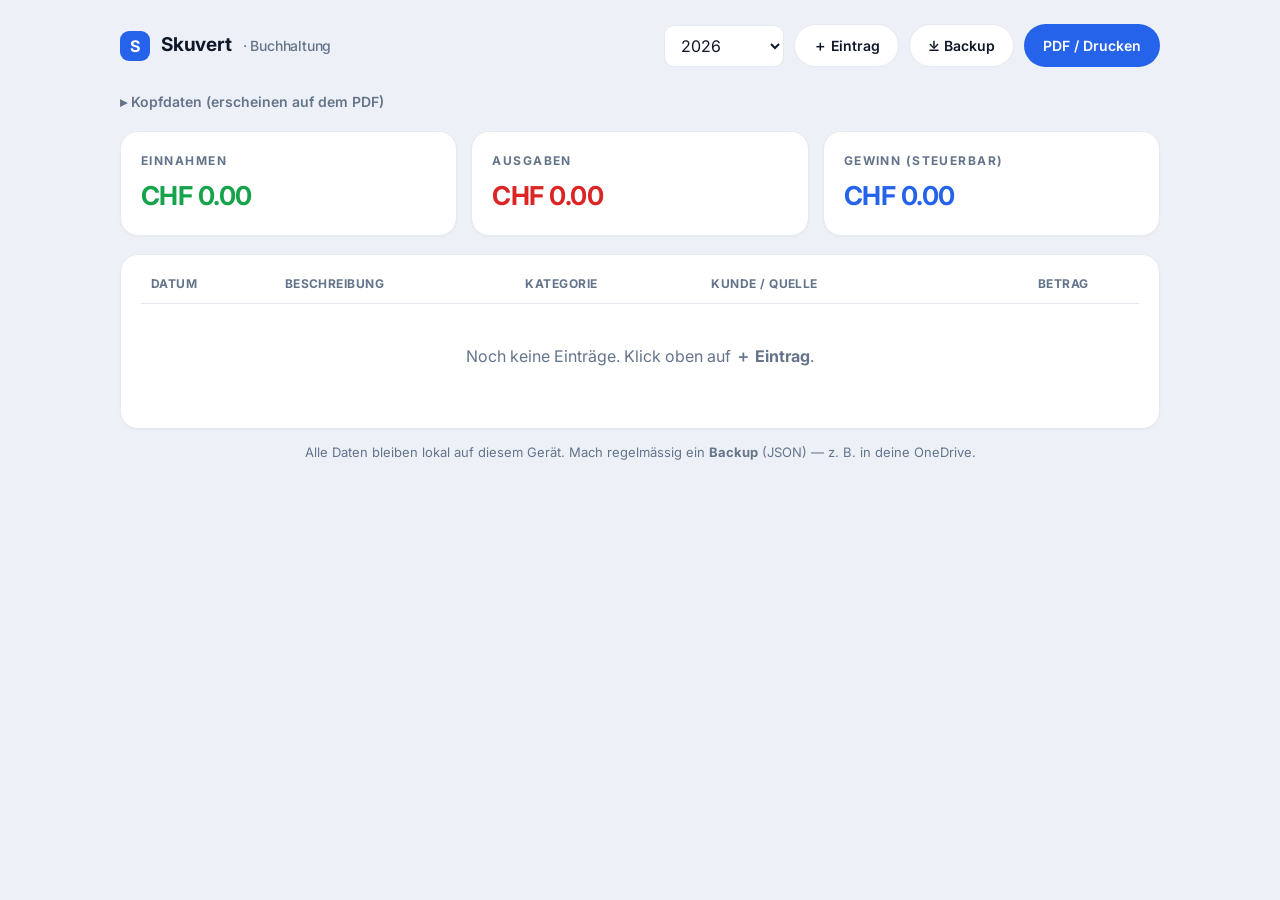
<file: buchhaltung/index.html>
<!doctype html>
<html lang="de">
<head>
<meta charset="utf-8">
<meta name="viewport" content="width=device-width, initial-scale=1">
<title>Skuvert · Buchhaltung</title>
<meta name="robots" content="noindex,nofollow">
<link rel="preconnect" href="https://fonts.googleapis.com">
<link href="https://fonts.googleapis.com/css2?family=Inter:wght@400;500;600;700&display=swap" rel="stylesheet">
<style>
  /* ---------- Skuvert Design-Tokens (identisch zu Website + Dashboard) ---------- */
  :root{
    --bg:#EDF1F7; --surface:#fff; --ink:#0F172A; --muted:#64748B;
    --accent:#2563EB; --border:#E5E9F0; --green:#16A34A; --red:#DC2626;
    --font:"Inter",-apple-system,"Segoe UI",Roboto,sans-serif;
  }
  *,*::before,*::after{box-sizing:border-box}
  html,body{margin:0}
  body{background:var(--bg);color:var(--ink);font-family:var(--font);-webkit-font-smoothing:antialiased;line-height:1.5}
  button,input,select{font:inherit;color:inherit}
  input,select{background:var(--surface);border:1px solid var(--border);border-radius:10px;padding:9px 12px;width:100%}
  input:focus,select:focus{outline:2px solid var(--accent);outline-offset:-1px}
  label{font-size:13px;font-weight:600;color:var(--muted);display:block;margin-bottom:5px}
  .wrap{max-width:1080px;margin:0 auto;padding:24px 20px 80px}

  /* ---------- Kopfzeile ---------- */
  .topbar{display:flex;align-items:center;justify-content:space-between;gap:16px;margin-bottom:22px;flex-wrap:wrap}
  .brand{display:flex;align-items:center;gap:11px;font-weight:700;font-size:19px;letter-spacing:-.01em}
  .brand .dot{width:30px;height:30px;border-radius:9px;background:var(--accent);display:flex;align-items:center;justify-content:center;color:#fff;font-size:16px}
  .brand small{font-weight:500;color:var(--muted);font-size:14px}

  .btn{display:inline-flex;align-items:center;justify-content:center;gap:7px;border-radius:999px;padding:10px 18px;font-size:14px;font-weight:600;border:1px solid transparent;cursor:pointer;transition:background .15s,color .15s;white-space:nowrap}
  .btn-primary{background:var(--accent);color:#fff}
  .btn-primary:hover{background:#1e55d6}
  .btn-secondary{background:var(--surface);color:var(--ink);border-color:var(--border)}
  .btn-secondary:hover{background:var(--bg)}
  .btn-ghost{background:transparent;color:var(--muted);padding:8px 12px}
  .btn-ghost:hover{color:var(--ink)}
  .toolbar{display:flex;gap:10px;align-items:center;flex-wrap:wrap}
  .toolbar .yearsel{width:auto;min-width:120px}

  /* ---------- Karten ---------- */
  .card{background:var(--surface);border:1px solid var(--border);border-radius:18px;padding:20px;box-shadow:0 1px 2px rgba(15,23,42,.04)}
  .eyebrow{font-size:12px;font-weight:700;letter-spacing:.12em;text-transform:uppercase;color:var(--muted);margin:0 0 6px}

  .cards{display:grid;grid-template-columns:repeat(3,1fr);gap:14px;margin:18px 0}
  .stat .val{font-size:26px;font-weight:700;letter-spacing:-.02em}
  .stat.in .val{color:var(--green)} .stat.out .val{color:var(--red)}
  .stat.profit .val{color:var(--accent)}

  /* ---------- Kopfdaten-Editor ---------- */
  details.profile{margin-bottom:14px}
  details.profile summary{cursor:pointer;font-weight:600;font-size:14px;color:var(--muted);list-style:none;display:inline-flex;align-items:center;gap:6px}
  details.profile summary::-webkit-details-marker{display:none}
  details.profile[open] summary{color:var(--ink)}
  .grid2{display:grid;grid-template-columns:1fr 1fr;gap:12px}
  .grid3{display:grid;grid-template-columns:1fr 1fr 1fr;gap:12px}
  .mt{margin-top:12px}

  /* ---------- Formular ---------- */
  #form{margin-bottom:16px}
  #form .row{display:grid;grid-template-columns:150px 130px 1fr 1fr;gap:12px}
  #form .row2{display:grid;grid-template-columns:1fr 1fr auto auto;gap:12px;align-items:end;margin-top:12px}
  .check{display:flex;align-items:center;gap:8px;font-size:14px;color:var(--muted);padding-bottom:9px}
  .check input{width:auto}

  /* ---------- Tabelle ---------- */
  table{width:100%;border-collapse:collapse;font-size:14px}
  th{text-align:left;font-size:12px;font-weight:700;letter-spacing:.04em;text-transform:uppercase;color:var(--muted);padding:0 10px 10px;border-bottom:1px solid var(--border)}
  td{padding:11px 10px;border-bottom:1px solid var(--border);vertical-align:top}
  tr:last-child td{border-bottom:none}
  td.amt{text-align:right;font-variant-numeric:tabular-nums;font-weight:600;white-space:nowrap}
  td.amt.in{color:var(--green)} td.amt.out{color:var(--red)}
  .tag{display:inline-block;font-size:11px;font-weight:600;padding:2px 9px;border-radius:999px;background:var(--bg);color:var(--muted)}
  .rowbtns{display:flex;gap:4px;justify-content:flex-end}
  .iconbtn{border:none;background:transparent;cursor:pointer;color:var(--muted);padding:4px 7px;border-radius:8px;font-size:13px}
  .iconbtn:hover{background:var(--bg);color:var(--ink)}
  .empty{text-align:center;color:var(--muted);padding:40px 10px}
  .foot{font-size:13px;color:var(--muted);margin-top:14px;text-align:center}
  .hint{font-size:13px;color:var(--muted);margin-top:8px}

  /* ---------- Druck-Kopf (nur beim Drucken sichtbar) ---------- */
  .printhead{display:none}

  @media(max-width:720px){
    .cards{grid-template-columns:1fr}
    #form .row,#form .row2,.grid2,.grid3{grid-template-columns:1fr}
    .hide-sm{display:none}
  }

  /* =================== DRUCK / PDF =================== */
  @media print{
    @page{margin:16mm}
    body{background:#fff}
    .no-print{display:none!important}
    .wrap{max-width:none;padding:0}
    .card{border:none;box-shadow:none;padding:0;border-radius:0}
    .printhead{display:block;margin-bottom:18px}
    .printhead .biz{font-size:20px;font-weight:700}
    .printhead .addr{font-size:13px;color:#333;white-space:pre-line;margin-top:2px}
    .printhead .id{font-size:13px;color:#333;margin-top:4px}
    .printhead h1{font-size:18px;margin:18px 0 2px}
    .printhead .period{font-size:13px;color:#333;margin:0}
    .cards{display:flex;gap:24px;margin:14px 0 18px}
    .stat .val{font-size:18px}
    .card.tablecard{page-break-inside:auto}
    tr{page-break-inside:avoid}
    th{color:#000}
    td{border-color:#ccc}
    .printfoot{display:block!important;margin-top:32px;font-size:12px;color:#333}
    .printfoot .sig{margin-top:44px;border-top:1px solid #999;width:230px;padding-top:5px}
  }
  .printfoot{display:none}
</style>
</head>
<body>
<div class="wrap">

  <!-- Kopfzeile -->
  <div class="topbar no-print">
    <div class="brand"><span class="dot">S</span> Skuvert <small>· Buchhaltung</small></div>
    <div class="toolbar">
      <select id="yearsel" class="yearsel" aria-label="Jahr"></select>
      <button class="btn btn-secondary" id="btnAdd">＋ Eintrag</button>
      <button class="btn btn-secondary" id="btnBackup">⤓ Backup</button>
      <input type="file" id="importFile" accept="application/json" hidden>
      <button class="btn btn-primary" id="btnPrint">PDF / Drucken</button>
    </div>
  </div>

  <!-- Kopfdaten (für PDF-Kopf) -->
  <details class="profile no-print">
    <summary>▸ Kopfdaten (erscheinen auf dem PDF)</summary>
    <div class="card mt">
      <div class="grid2">
        <div><label>Name / Firma</label><input id="p_name" placeholder="Simon Kull – Skuvert"></div>
        <div><label>UID / Steuer-Nr. (optional, sobald vorhanden)</label><input id="p_id" placeholder="z. B. CHE-123.456.789"></div>
      </div>
      <div class="mt"><label>Adresse</label><input id="p_addr" placeholder="Strasse Nr., PLZ Ort"></div>
      <div class="grid2 mt">
        <div><label>Ort (für Unterschrift)</label><input id="p_place" placeholder="z. B. Luzern"></div>
        <div><label>Konto / IBAN (optional)</label><input id="p_iban" placeholder="CH.. .... .... .... .... ."></div>
      </div>
      <p class="hint">Wird lokal in deinem Browser gespeichert und oben auf das PDF gedruckt.</p>
    </div>
  </details>

  <!-- Formular -->
  <div class="card no-print" id="form" hidden>
    <p class="eyebrow" id="formTitle">Neuer Eintrag</p>
    <div class="row">
      <div><label>Datum</label><input type="date" id="f_date"></div>
      <div><label>Art</label><select id="f_type"><option value="in">Einnahme</option><option value="out">Ausgabe</option></select></div>
      <div><label>Betrag (CHF)</label><input type="number" id="f_amount" step="0.05" min="0" inputmode="decimal" placeholder="0.00"></div>
      <div><label>Kategorie</label><input id="f_cat" list="cats" placeholder="z. B. Auftragsarbeit">
        <datalist id="cats">
          <option>Auftragsarbeit</option><option>Produktverkauf</option><option>Filament / Material</option>
          <option>Verpackung / Versand</option><option>Strom / Drucker</option><option>Werkzeug / Ersatzteile</option>
          <option>Gebühren</option><option>Sonstiges</option>
        </datalist>
      </div>
    </div>
    <div class="row2">
      <div><label>Beschreibung</label><input id="f_desc" placeholder="z. B. Missortier-Behälter, 12 Stk."></div>
      <div><label>Kunde / Quelle</label><input id="f_party" placeholder="z. B. Firma XY / MakerWorld"></div>
      <label class="check"><input type="checkbox" id="f_receipt" checked> Beleg vorhanden</label>
      <div style="display:flex;gap:8px">
        <button class="btn btn-primary" id="btnSave">Speichern</button>
        <button class="btn btn-ghost" id="btnCancel">Abbrechen</button>
      </div>
    </div>
  </div>

  <!-- PDF-Kopf -->
  <div class="printhead">
    <div class="biz" id="ph_name"></div>
    <div class="addr" id="ph_addr"></div>
    <div class="id" id="ph_id"></div>
    <h1 id="ph_title"></h1>
    <p class="period" id="ph_period"></p>
  </div>

  <!-- Kennzahlen -->
  <div class="cards">
    <div class="card stat in"><p class="eyebrow">Einnahmen</p><div class="val" id="s_in">–</div></div>
    <div class="card stat out"><p class="eyebrow">Ausgaben</p><div class="val" id="s_out">–</div></div>
    <div class="card stat profit"><p class="eyebrow">Gewinn (steuerbar)</p><div class="val" id="s_profit">–</div></div>
  </div>

  <!-- Tabelle -->
  <div class="card tablecard">
    <table>
      <thead><tr>
        <th>Datum</th><th>Beschreibung</th><th class="hide-sm">Kategorie</th><th class="hide-sm">Kunde / Quelle</th>
        <th style="text-align:right">Betrag</th><th class="no-print"></th>
      </tr></thead>
      <tbody id="tbody"></tbody>
    </table>
    <div id="emptyState" class="empty">Noch keine Einträge. Klick oben auf <b>＋ Eintrag</b>.</div>
  </div>

  <p class="foot no-print">Alle Daten bleiben lokal auf diesem Gerät. Mach regelmässig ein <b>Backup</b> (JSON) — z. B. in deine OneDrive.</p>

  <!-- Druck-Fuss -->
  <div class="printfoot">
    <div id="pf_meta"></div>
    <div class="sig" id="pf_sig"></div>
    <div style="margin-top:14px;color:#888">Erstellt mit Skuvert Buchhaltung · Einnahmen-/Ausgaben-Rechnung nach Art. 957 OR (vereinfachte Buchführung).</div>
  </div>
</div>

<script>
/* ============ Speicher ============ */
const K_ENTRIES="skuvert_buchhaltung_entries", K_PROFILE="skuvert_buchhaltung_profile";
let entries=load(K_ENTRIES,[]);
let profile=load(K_PROFILE,{name:"",addr:"",id:"",place:"",iban:""});
let editingId=null;

function load(k,def){try{const v=JSON.parse(localStorage.getItem(k));return v??def}catch{return def}}
function save(){try{localStorage.setItem(K_ENTRIES,JSON.stringify(entries));localStorage.setItem(K_PROFILE,JSON.stringify(profile))}catch(e){alert("Speichern fehlgeschlagen: "+e.message)}}

/* ============ Formatierung (Schweiz) ============ */
const chf=new Intl.NumberFormat("de-CH",{style:"currency",currency:"CHF"});
function fmtCHF(n){return chf.format(n||0)}
function fmtDate(iso){if(!iso)return"";const[y,m,d]=iso.split("-");return `${d}.${m}.${y}`}
function esc(s){return String(s??"").replace(/[&<>"]/g,c=>({"&":"&amp;","<":"&lt;",">":"&gt;",'"':"&quot;"}[c]))}

/* ============ Berechnung ============ */
function totals(list){
  let i=0,o=0;
  for(const e of list){ if(e.type==="in") i+=e.amount; else o+=e.amount; }
  return {in:i,out:o,profit:i-o};
}
function yearsWithData(){
  const s=new Set(entries.map(e=>e.date.slice(0,4)));
  s.add(String(new Date().getFullYear()));
  return [...s].sort().reverse();
}
function currentYear(){return document.getElementById("yearsel").value}
function forYear(){return entries.filter(e=>e.date.slice(0,4)===currentYear()).sort((a,b)=>a.date.localeCompare(b.date))}

/* ============ Rendern ============ */
function renderYears(){
  const sel=document.getElementById("yearsel"), keep=sel.value;
  sel.innerHTML=yearsWithData().map(y=>`<option>${y}</option>`).join("");
  if([...sel.options].some(o=>o.value===keep)) sel.value=keep;
}
function render(){
  const list=forYear(), t=totals(list);
  document.getElementById("s_in").textContent=fmtCHF(t.in);
  document.getElementById("s_out").textContent=fmtCHF(t.out);
  document.getElementById("s_profit").textContent=fmtCHF(t.profit);

  const tb=document.getElementById("tbody");
  tb.innerHTML=list.map(e=>`
    <tr>
      <td style="white-space:nowrap">${fmtDate(e.date)}</td>
      <td>${esc(e.desc)||"<span style='color:var(--muted)'>—</span>"}${e.receipt?"":" <span class='tag'>kein Beleg</span>"}</td>
      <td class="hide-sm">${e.cat?`<span class="tag">${esc(e.cat)}</span>`:""}</td>
      <td class="hide-sm">${esc(e.party)}</td>
      <td class="amt ${e.type}">${e.type==="out"?"−":""}${fmtCHF(e.amount)}</td>
      <td class="no-print"><div class="rowbtns">
        <button class="iconbtn" data-edit="${e.id}" title="Bearbeiten">✎</button>
        <button class="iconbtn" data-del="${e.id}" title="Löschen">✕</button>
      </div></td>
    </tr>`).join("");
  document.getElementById("emptyState").hidden=list.length>0;
  renderPrintHead(list);
}
function renderPrintHead(list){
  const y=currentYear();
  document.getElementById("ph_name").textContent=profile.name||"Skuvert – Buchhaltung";
  document.getElementById("ph_addr").textContent=profile.addr||"";
  document.getElementById("ph_id").textContent=profile.id?("UID / Steuer-Nr.: "+profile.id):"";
  document.getElementById("ph_title").textContent="Einnahmen- und Ausgaben-Rechnung "+y;
  const dates=list.map(e=>e.date).sort();
  document.getElementById("ph_period").textContent=dates.length?`Zeitraum: ${fmtDate(dates[0])} – ${fmtDate(dates[dates.length-1])} · ${list.length} Einträge`:`Zeitraum: 01.01.${y} – 31.12.${y}`;
  const today=fmtDate(new Date().toISOString().slice(0,10));
  document.getElementById("pf_meta").textContent=`${profile.place?profile.place+", ":""}${today}`;
  document.getElementById("pf_sig").textContent=(profile.name||"")+"  ·  Unterschrift";
}

/* ============ Formular ============ */
function openForm(entry){
  const f=document.getElementById("form");
  editingId=entry?entry.id:null;
  document.getElementById("formTitle").textContent=entry?"Eintrag bearbeiten":"Neuer Eintrag";
  document.getElementById("f_date").value=entry?entry.date:new Date().toISOString().slice(0,10);
  document.getElementById("f_type").value=entry?entry.type:"in";
  document.getElementById("f_amount").value=entry?entry.amount:"";
  document.getElementById("f_cat").value=entry?entry.cat:"";
  document.getElementById("f_desc").value=entry?entry.desc:"";
  document.getElementById("f_party").value=entry?entry.party:"";
  document.getElementById("f_receipt").checked=entry?!!entry.receipt:true;
  f.hidden=false; f.scrollIntoView({behavior:"smooth",block:"nearest"});
  document.getElementById("f_amount").focus();
}
function closeForm(){document.getElementById("form").hidden=true;editingId=null}
function saveEntry(){
  const amount=parseFloat(document.getElementById("f_amount").value);
  const date=document.getElementById("f_date").value;
  if(!date||!(amount>0)){alert("Bitte Datum und einen Betrag > 0 eingeben.");return}
  const data={
    date, type:document.getElementById("f_type").value, amount:Math.round(amount*100)/100,
    cat:document.getElementById("f_cat").value.trim(), desc:document.getElementById("f_desc").value.trim(),
    party:document.getElementById("f_party").value.trim(), receipt:document.getElementById("f_receipt").checked,
  };
  if(editingId){ const e=entries.find(x=>x.id===editingId); Object.assign(e,data); }
  else { entries.push({id:Date.now()+"-"+Math.random().toString(36).slice(2,7),...data}); }
  save(); document.getElementById("yearsel").value=date.slice(0,4); renderYears(); render(); closeForm();
}

/* ============ Backup (JSON) ============ */
function exportBackup(){
  const blob=new Blob([JSON.stringify({entries,profile,exported:new Date().toISOString()},null,2)],{type:"application/json"});
  const a=document.createElement("a");
  a.href=URL.createObjectURL(blob);
  a.download=`skuvert-buchhaltung-${new Date().toISOString().slice(0,10)}.json`;
  a.click(); URL.revokeObjectURL(a.href);
}
function importBackup(file){
  const r=new FileReader();
  r.onload=()=>{
    try{
      const d=JSON.parse(r.result);
      if(!Array.isArray(d.entries))throw new Error("Kein gültiges Backup.");
      const have=new Set(entries.map(e=>e.id)); let added=0;
      for(const e of d.entries){ if(!have.has(e.id)){entries.push(e);added++;} }
      if(d.profile&&!profile.name){profile=d.profile;fillProfile();}
      save(); renderYears(); render();
      alert(`Backup geladen: ${added} neue Einträge hinzugefügt.`);
    }catch(e){alert("Import fehlgeschlagen: "+e.message)}
  };
  r.readAsText(file);
}

/* ============ Kopfdaten binden ============ */
function fillProfile(){
  p_name.value=profile.name; p_addr.value=profile.addr; p_id.value=profile.id;
  p_place.value=profile.place; p_iban.value=profile.iban;
}
["name","addr","id","place","iban"].forEach(k=>{
  const el=document.getElementById("p_"+k);
  el.addEventListener("input",()=>{profile[k]=el.value;save();renderPrintHead(forYear());});
});

/* ============ Events ============ */
document.getElementById("btnAdd").onclick=()=>openForm(null);
document.getElementById("btnCancel").onclick=closeForm;
document.getElementById("btnSave").onclick=saveEntry;
document.getElementById("btnPrint").onclick=()=>{renderPrintHead(forYear());window.print()};
document.getElementById("btnBackup").onclick=()=>{
  if(confirm("OK = Backup speichern (JSON).\nAbbrechen = stattdessen ein Backup laden."))exportBackup();
  else document.getElementById("importFile").click();
};
document.getElementById("importFile").onchange=e=>{if(e.target.files[0])importBackup(e.target.files[0]);e.target.value=""};
document.getElementById("yearsel").onchange=render;
document.getElementById("tbody").onclick=e=>{
  const ed=e.target.dataset.edit, dl=e.target.dataset.del;
  if(ed)openForm(entries.find(x=>x.id===ed));
  if(dl&&confirm("Diesen Eintrag löschen?")){entries=entries.filter(x=>x.id!==dl);save();renderYears();render()}
};
document.getElementById("form").addEventListener("keydown",e=>{if(e.key==="Enter"&&e.target.tagName!=="TEXTAREA")saveEntry();if(e.key==="Escape")closeForm()});

/* ============ Selbsttest: Datei mit ?test öffnen ============ */
function selfTest(){
  console.assert(/CHF/.test(fmtCHF(1234.5))&&/1.234/.test(fmtCHF(1234.5)),"CHF-Format",fmtCHF(1234.5));
  const t=totals([{type:"in",amount:1000},{type:"out",amount:250},{type:"in",amount:50.5}]);
  console.assert(t.in===1050.5&&t.out===250&&t.profit===800.5,"Totals falsch",t);
  console.assert(fmtDate("2026-09-09")==="09.09.2026","Datum falsch",fmtDate("2026-09-09"));
  console.log("Selbsttest ✓ (Format:",fmtCHF(1234.5),")");
}

/* ============ Start ============ */
fillProfile(); renderYears(); render();
if(location.search.includes("test"))selfTest();
</script>
</body>
</html>
</file>
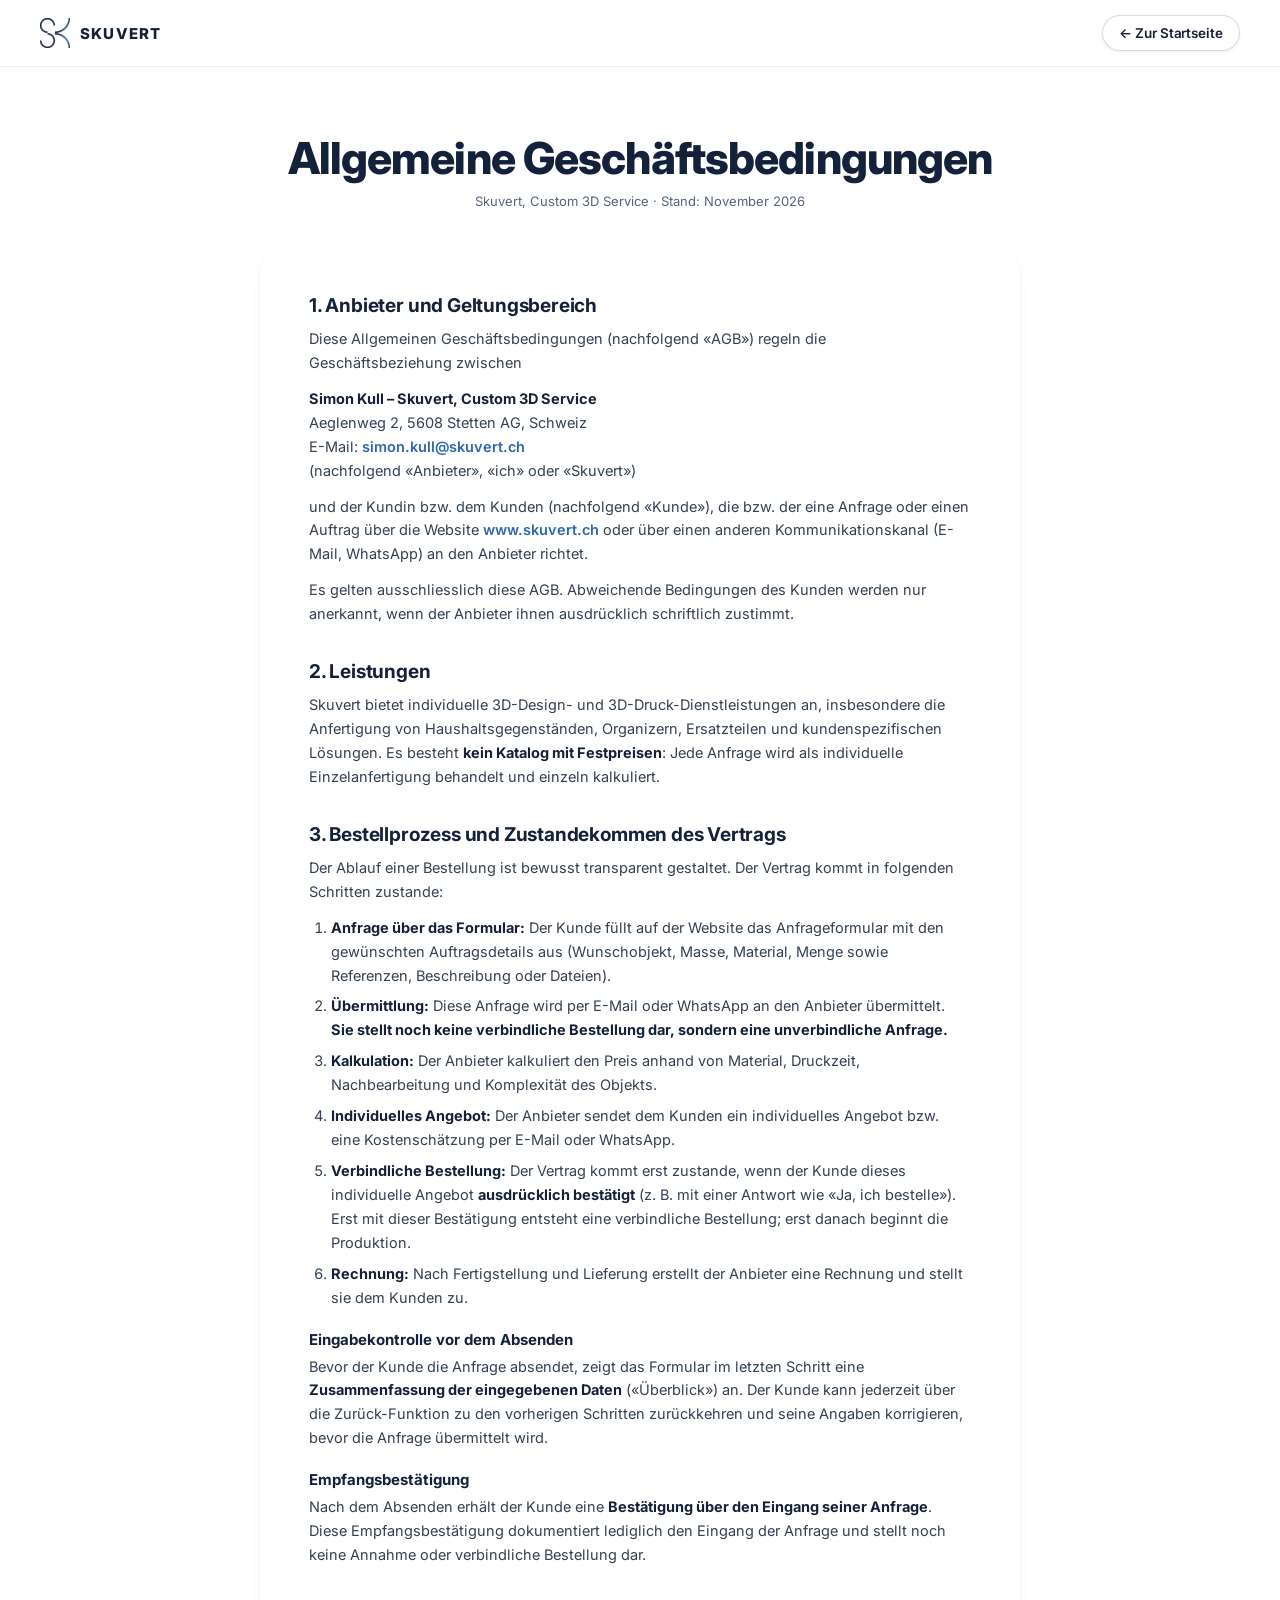
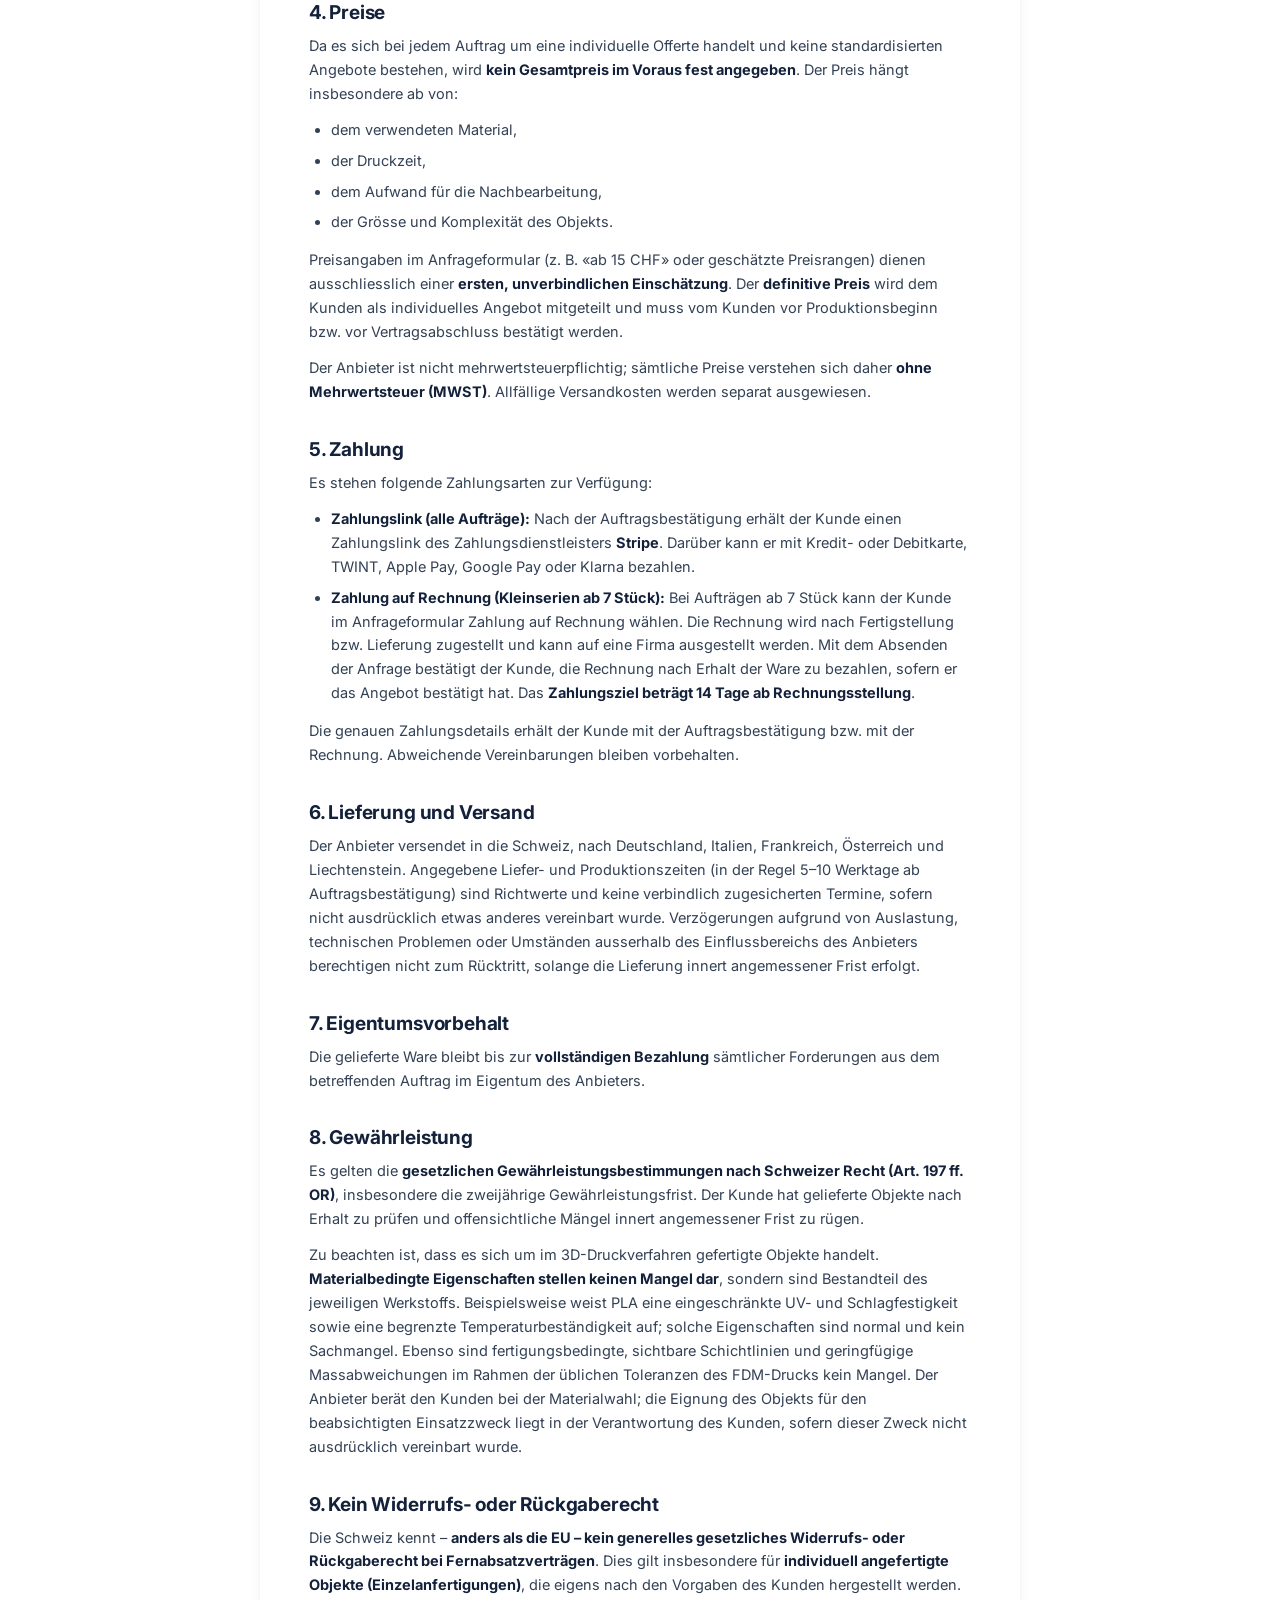
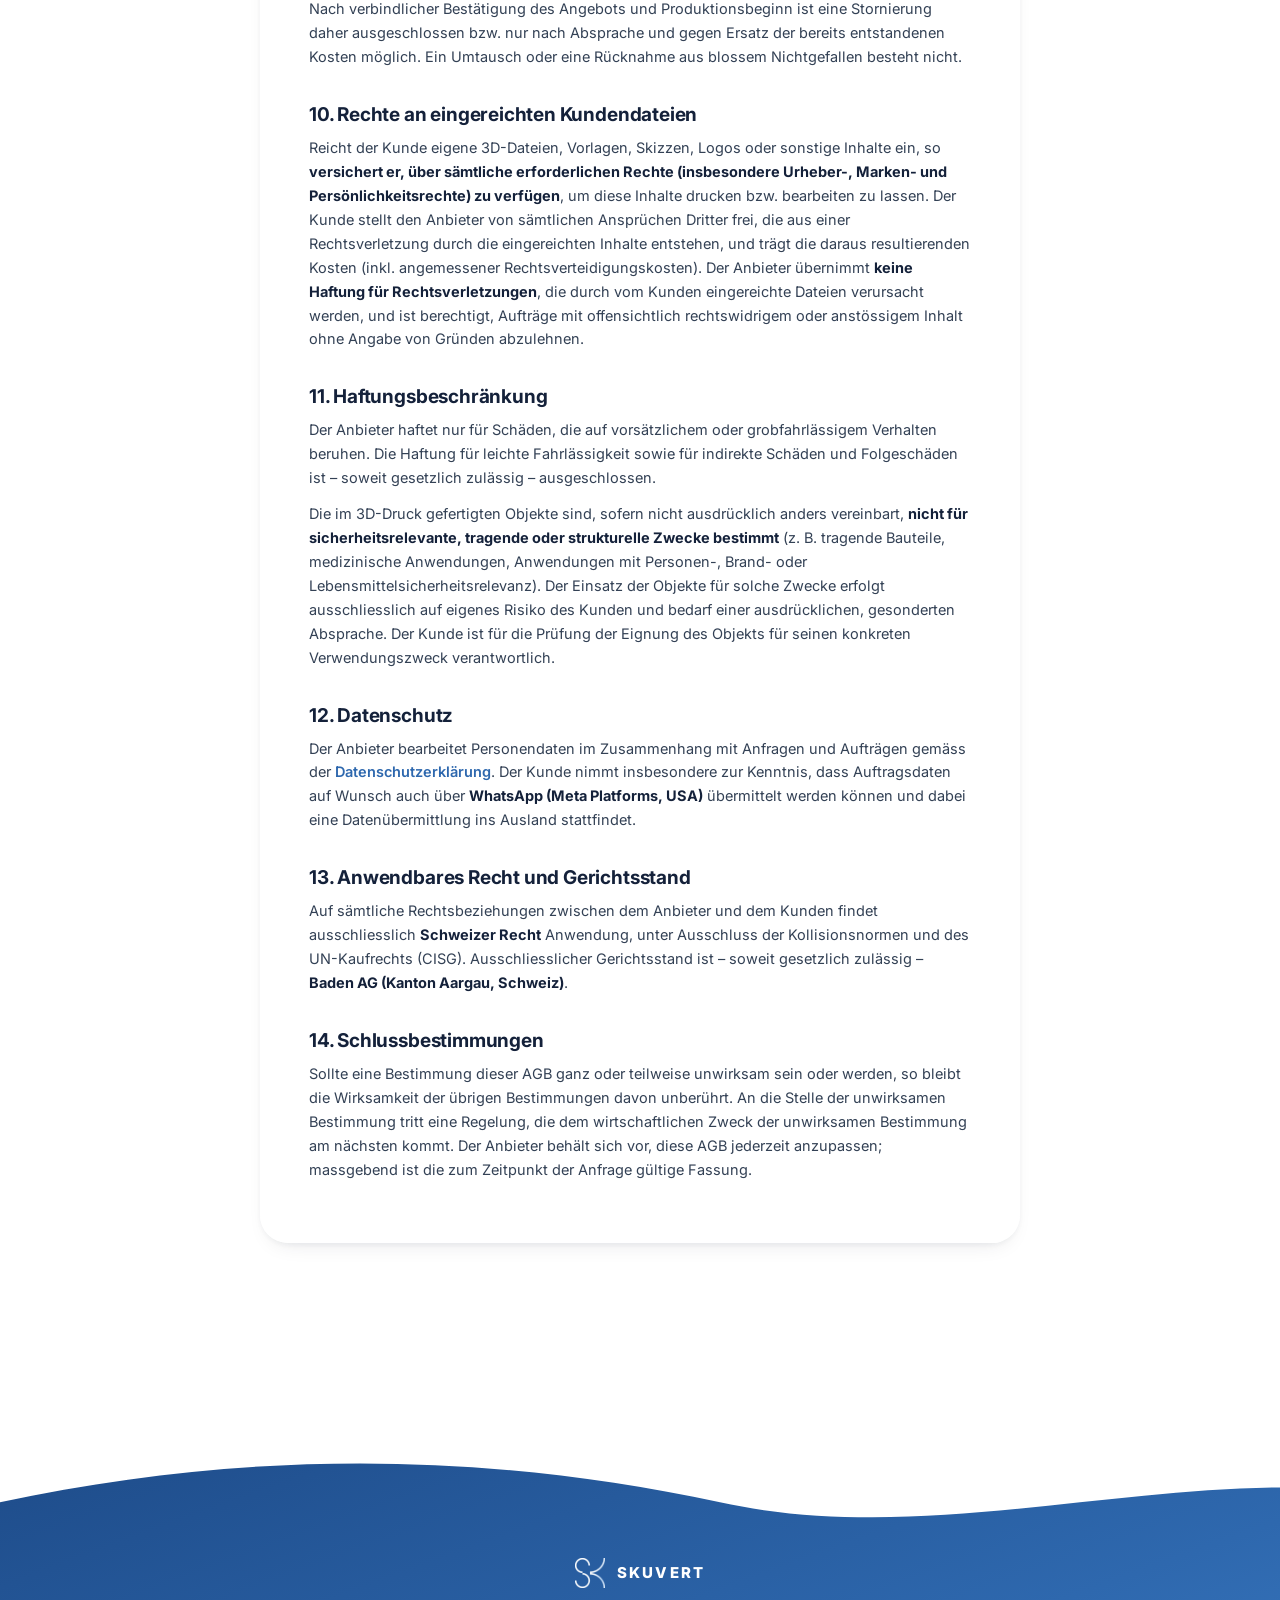
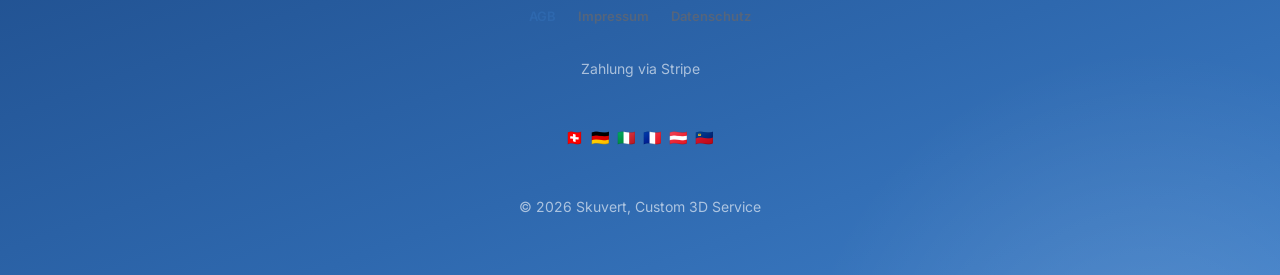
<file: agb.html>
<!DOCTYPE html>
<html lang="de">
<head>
<meta charset="UTF-8">
<meta name="viewport" content="width=device-width, initial-scale=1">
<title>AGB – Skuvert | 3D-Druck Service Aargau</title>
<meta name="description" content="Allgemeine Geschäftsbedingungen (AGB) von Skuvert – Custom 3D-Design und Druck aus der Schweiz.">
<meta name="robots" content="index,follow">
<link rel="canonical" href="https://www.skuvert.ch/agb.html">
<link rel="icon" type="image/png" href="assets/logo.png">
<link rel="apple-touch-icon" href="assets/logo.png">
<link rel="preconnect" href="https://fonts.googleapis.com">
<link rel="preconnect" href="https://fonts.gstatic.com" crossorigin>
<link href="https://fonts.googleapis.com/css2?family=Inter:wght@400;500;600;700;800&display=swap" rel="stylesheet">
<link rel="stylesheet" href="style.css?v=10">
<style>
.legal-header { position: sticky; top: 0; z-index: 50; display: flex; align-items: center; justify-content: space-between; gap: 16px; padding: 15px clamp(20px,5vw,40px); background: rgba(255,255,255,0.6); backdrop-filter: blur(20px); -webkit-backdrop-filter: blur(20px); border-bottom: 1px solid var(--border); }
.legal-header .brand { display: flex; align-items: center; gap: 10px; }
.legal-header .wordmark { font-weight: 800; font-size: 15px; letter-spacing: 0.08em; color: var(--ink); }
.legal-main { max-width: 840px; margin: 0 auto; padding: clamp(32px,6vw,64px) clamp(20px,5vw,40px) clamp(40px,7vw,72px); }
.legal-hero { text-align: center; margin-bottom: clamp(24px,4vw,36px); }
.legal-hero h1 { font-size: clamp(30px,5vw,44px); font-weight: 800; letter-spacing: -0.02em; color: var(--ink); margin: 0 0 8px; }
.legal-meta { font-size: 13px; color: var(--muted); margin: 0; }
.legal-card { padding: clamp(24px,5vw,48px); }
.legal-card h2 { font-size: 19px; font-weight: 700; color: var(--ink); margin: 34px 0 10px; letter-spacing: -0.01em; }
.legal-card h2:first-of-type { margin-top: 0; }
.legal-card h3 { font-size: 15px; font-weight: 700; color: var(--ink); margin: 20px 0 6px; }
.legal-card p, .legal-card li { font-size: 14.5px; line-height: 1.65; color: #334155; }
.legal-card p { margin: 0 0 12px; }
.legal-card ul, .legal-card ol { padding-left: 22px; margin: 0 0 14px; display: flex; flex-direction: column; gap: 7px; }
.legal-card ul { list-style: disc; }
.legal-card ol { list-style: decimal; }
.legal-card a { color: var(--accent); font-weight: 600; }
.legal-card strong { color: var(--ink); font-weight: 700; }
.legal-note { padding: 15px 18px; background: rgba(37,99,235,0.06); border: 1px solid rgba(37,99,235,0.18); border-radius: 12px; margin: 4px 0 16px; }
.legal-note p { margin: 0; font-size: 13.5px; color: #1e3a5f; }
.footer-legal { display: flex; gap: 22px; flex-wrap: wrap; justify-content: center; }
.footer-legal a { font-size: 13px; color: var(--muted); font-weight: 600; }
.footer-legal a:hover { color: var(--accent); }
.footer-legal a[aria-current] { color: var(--accent); }
</style>
</head>
<body>

<header class="legal-header">
<a class="brand" href="index.html" aria-label="Zur Startseite">
<div class="shimmer-logo shimmer-logo--sm" role="img" aria-label="Skuvert Logo"></div>
<span class="wordmark">SKUVERT</span>
</a>
<a class="glass-btn glass-btn--pill-sm" href="index.html">← Zur Startseite</a>
</header>

<main class="legal-main">
<div class="legal-hero">
<h1>Allgemeine Geschäftsbedingungen</h1>
<p class="legal-meta">Skuvert, Custom 3D Service · Stand: November 2026</p>
</div>

<div class="legal-card glass-card">

<h2>1. Anbieter und Geltungsbereich</h2>
<p>Diese Allgemeinen Geschäftsbedingungen (nachfolgend «AGB») regeln die Geschäftsbeziehung zwischen</p>
<p><strong>Simon Kull – Skuvert, Custom 3D Service</strong><br>
Aeglenweg 2, 5608 Stetten AG, Schweiz<br>
E-Mail: <a href="mailto:simon.kull@skuvert.ch">simon.kull@skuvert.ch</a><br>
(nachfolgend «Anbieter», «ich» oder «Skuvert»)</p>
<p>und der Kundin bzw. dem Kunden (nachfolgend «Kunde»), die bzw. der eine Anfrage oder einen Auftrag über die Website <a href="https://www.skuvert.ch">www.skuvert.ch</a> oder über einen anderen Kommunikationskanal (E-Mail, WhatsApp) an den Anbieter richtet.</p>
<p>Es gelten ausschliesslich diese AGB. Abweichende Bedingungen des Kunden werden nur anerkannt, wenn der Anbieter ihnen ausdrücklich schriftlich zustimmt.</p>

<h2>2. Leistungen</h2>
<p>Skuvert bietet individuelle 3D-Design- und 3D-Druck-Dienstleistungen an, insbesondere die Anfertigung von Haushaltsgegenständen, Organizern, Ersatzteilen und kundenspezifischen Lösungen. Es besteht <strong>kein Katalog mit Festpreisen</strong>: Jede Anfrage wird als individuelle Einzelanfertigung behandelt und einzeln kalkuliert.</p>

<h2>3. Bestellprozess und Zustandekommen des Vertrags</h2>
<p>Der Ablauf einer Bestellung ist bewusst transparent gestaltet. Der Vertrag kommt in folgenden Schritten zustande:</p>
<ol>
<li><strong>Anfrage über das Formular:</strong> Der Kunde füllt auf der Website das Anfrageformular mit den gewünschten Auftragsdetails aus (Wunschobjekt, Masse, Material, Menge sowie Referenzen, Beschreibung oder Dateien).</li>
<li><strong>Übermittlung:</strong> Diese Anfrage wird per E-Mail oder WhatsApp an den Anbieter übermittelt. <strong>Sie stellt noch keine verbindliche Bestellung dar, sondern eine unverbindliche Anfrage.</strong></li>
<li><strong>Kalkulation:</strong> Der Anbieter kalkuliert den Preis anhand von Material, Druckzeit, Nachbearbeitung und Komplexität des Objekts.</li>
<li><strong>Individuelles Angebot:</strong> Der Anbieter sendet dem Kunden ein individuelles Angebot bzw. eine Kostenschätzung per E-Mail oder WhatsApp.</li>
<li><strong>Verbindliche Bestellung:</strong> Der Vertrag kommt erst zustande, wenn der Kunde dieses individuelle Angebot <strong>ausdrücklich bestätigt</strong> (z. B. mit einer Antwort wie «Ja, ich bestelle»). Erst mit dieser Bestätigung entsteht eine verbindliche Bestellung; erst danach beginnt die Produktion.</li>
<li><strong>Rechnung:</strong> Nach Fertigstellung und Lieferung erstellt der Anbieter eine Rechnung und stellt sie dem Kunden zu.</li>
</ol>

<h3>Eingabekontrolle vor dem Absenden</h3>
<p>Bevor der Kunde die Anfrage absendet, zeigt das Formular im letzten Schritt eine <strong>Zusammenfassung der eingegebenen Daten</strong> («Überblick») an. Der Kunde kann jederzeit über die Zurück-Funktion zu den vorherigen Schritten zurückkehren und seine Angaben korrigieren, bevor die Anfrage übermittelt wird.</p>

<h3>Empfangsbestätigung</h3>
<p>Nach dem Absenden erhält der Kunde eine <strong>Bestätigung über den Eingang seiner Anfrage</strong>. Diese Empfangsbestätigung dokumentiert lediglich den Eingang der Anfrage und stellt noch keine Annahme oder verbindliche Bestellung dar.</p>

<h2>4. Preise</h2>
<p>Da es sich bei jedem Auftrag um eine individuelle Offerte handelt und keine standardisierten Angebote bestehen, wird <strong>kein Gesamtpreis im Voraus fest angegeben</strong>. Der Preis hängt insbesondere ab von:</p>
<ul>
<li>dem verwendeten Material,</li>
<li>der Druckzeit,</li>
<li>dem Aufwand für die Nachbearbeitung,</li>
<li>der Grösse und Komplexität des Objekts.</li>
</ul>
<p>Preisangaben im Anfrageformular (z. B. «ab 15 CHF» oder geschätzte Preisrangen) dienen ausschliesslich einer <strong>ersten, unverbindlichen Einschätzung</strong>. Der <strong>definitive Preis</strong> wird dem Kunden als individuelles Angebot mitgeteilt und muss vom Kunden vor Produktionsbeginn bzw. vor Vertragsabschluss bestätigt werden.</p>
<p>Der Anbieter ist nicht mehrwertsteuerpflichtig; sämtliche Preise verstehen sich daher <strong>ohne Mehrwertsteuer (MWST)</strong>. Allfällige Versandkosten werden separat ausgewiesen.</p>

<h2>5. Zahlung</h2>
<p>Es stehen folgende Zahlungsarten zur Verfügung:</p>
<ul>
<li><strong>Zahlungslink (alle Aufträge):</strong> Nach der Auftragsbestätigung erhält der Kunde einen Zahlungslink des Zahlungsdienstleisters <strong>Stripe</strong>. Darüber kann er mit Kredit- oder Debitkarte, TWINT, Apple&nbsp;Pay, Google&nbsp;Pay oder Klarna bezahlen.</li>
<li><strong>Zahlung auf Rechnung (Kleinserien ab 7 Stück):</strong> Bei Aufträgen ab 7 Stück kann der Kunde im Anfrageformular Zahlung auf Rechnung wählen. Die Rechnung wird nach Fertigstellung bzw. Lieferung zugestellt und kann auf eine Firma ausgestellt werden. Mit dem Absenden der Anfrage bestätigt der Kunde, die Rechnung nach Erhalt der Ware zu bezahlen, sofern er das Angebot bestätigt hat. Das <strong>Zahlungsziel beträgt 14 Tage ab Rechnungsstellung</strong>.</li>
</ul>
<p>Die genauen Zahlungsdetails erhält der Kunde mit der Auftragsbestätigung bzw. mit der Rechnung. Abweichende Vereinbarungen bleiben vorbehalten.</p>

<h2>6. Lieferung und Versand</h2>
<p>Der Anbieter versendet in die Schweiz, nach Deutschland, Italien, Frankreich, Österreich und Liechtenstein. Angegebene Liefer- und Produktionszeiten (in der Regel 5–10 Werktage ab Auftragsbestätigung) sind Richtwerte und keine verbindlich zugesicherten Termine, sofern nicht ausdrücklich etwas anderes vereinbart wurde. Verzögerungen aufgrund von Auslastung, technischen Problemen oder Umständen ausserhalb des Einflussbereichs des Anbieters berechtigen nicht zum Rücktritt, solange die Lieferung innert angemessener Frist erfolgt.</p>

<h2>7. Eigentumsvorbehalt</h2>
<p>Die gelieferte Ware bleibt bis zur <strong>vollständigen Bezahlung</strong> sämtlicher Forderungen aus dem betreffenden Auftrag im Eigentum des Anbieters.</p>

<h2>8. Gewährleistung</h2>
<p>Es gelten die <strong>gesetzlichen Gewährleistungsbestimmungen nach Schweizer Recht (Art. 197 ff. OR)</strong>, insbesondere die zweijährige Gewährleistungsfrist. Der Kunde hat gelieferte Objekte nach Erhalt zu prüfen und offensichtliche Mängel innert angemessener Frist zu rügen.</p>
<p>Zu beachten ist, dass es sich um im 3D-Druckverfahren gefertigte Objekte handelt. <strong>Materialbedingte Eigenschaften stellen keinen Mangel dar</strong>, sondern sind Bestandteil des jeweiligen Werkstoffs. Beispielsweise weist PLA eine eingeschränkte UV- und Schlagfestigkeit sowie eine begrenzte Temperaturbeständigkeit auf; solche Eigenschaften sind normal und kein Sachmangel. Ebenso sind fertigungsbedingte, sichtbare Schichtlinien und geringfügige Massabweichungen im Rahmen der üblichen Toleranzen des FDM-Drucks kein Mangel. Der Anbieter berät den Kunden bei der Materialwahl; die Eignung des Objekts für den beabsichtigten Einsatzzweck liegt in der Verantwortung des Kunden, sofern dieser Zweck nicht ausdrücklich vereinbart wurde.</p>

<h2>9. Kein Widerrufs- oder Rückgaberecht</h2>
<p>Die Schweiz kennt – <strong>anders als die EU – kein generelles gesetzliches Widerrufs- oder Rückgaberecht bei Fernabsatzverträgen</strong>. Dies gilt insbesondere für <strong>individuell angefertigte Objekte (Einzelanfertigungen)</strong>, die eigens nach den Vorgaben des Kunden hergestellt werden. Nach verbindlicher Bestätigung des Angebots und Produktionsbeginn ist eine Stornierung daher ausgeschlossen bzw. nur nach Absprache und gegen Ersatz der bereits entstandenen Kosten möglich. Ein Umtausch oder eine Rücknahme aus blossem Nichtgefallen besteht nicht.</p>

<h2>10. Rechte an eingereichten Kundendateien</h2>
<p>Reicht der Kunde eigene 3D-Dateien, Vorlagen, Skizzen, Logos oder sonstige Inhalte ein, so <strong>versichert er, über sämtliche erforderlichen Rechte (insbesondere Urheber-, Marken- und Persönlichkeitsrechte) zu verfügen</strong>, um diese Inhalte drucken bzw. bearbeiten zu lassen. Der Kunde stellt den Anbieter von sämtlichen Ansprüchen Dritter frei, die aus einer Rechtsverletzung durch die eingereichten Inhalte entstehen, und trägt die daraus resultierenden Kosten (inkl. angemessener Rechtsverteidigungskosten). Der Anbieter übernimmt <strong>keine Haftung für Rechtsverletzungen</strong>, die durch vom Kunden eingereichte Dateien verursacht werden, und ist berechtigt, Aufträge mit offensichtlich rechtswidrigem oder anstössigem Inhalt ohne Angabe von Gründen abzulehnen.</p>

<h2>11. Haftungsbeschränkung</h2>
<p>Der Anbieter haftet nur für Schäden, die auf vorsätzlichem oder grobfahrlässigem Verhalten beruhen. Die Haftung für leichte Fahrlässigkeit sowie für indirekte Schäden und Folgeschäden ist – soweit gesetzlich zulässig – ausgeschlossen.</p>
<p>Die im 3D-Druck gefertigten Objekte sind, sofern nicht ausdrücklich anders vereinbart, <strong>nicht für sicherheitsrelevante, tragende oder strukturelle Zwecke bestimmt</strong> (z. B. tragende Bauteile, medizinische Anwendungen, Anwendungen mit Personen-, Brand- oder Lebensmittelsicherheitsrelevanz). Der Einsatz der Objekte für solche Zwecke erfolgt ausschliesslich auf eigenes Risiko des Kunden und bedarf einer ausdrücklichen, gesonderten Absprache. Der Kunde ist für die Prüfung der Eignung des Objekts für seinen konkreten Verwendungszweck verantwortlich.</p>

<h2>12. Datenschutz</h2>
<p>Der Anbieter bearbeitet Personendaten im Zusammenhang mit Anfragen und Aufträgen gemäss der <a href="datenschutz.html">Datenschutzerklärung</a>. Der Kunde nimmt insbesondere zur Kenntnis, dass Auftragsdaten auf Wunsch auch über <strong>WhatsApp (Meta Platforms, USA)</strong> übermittelt werden können und dabei eine Datenübermittlung ins Ausland stattfindet.</p>

<h2>13. Anwendbares Recht und Gerichtsstand</h2>
<p>Auf sämtliche Rechtsbeziehungen zwischen dem Anbieter und dem Kunden findet ausschliesslich <strong>Schweizer Recht</strong> Anwendung, unter Ausschluss der Kollisionsnormen und des UN-Kaufrechts (CISG). Ausschliesslicher Gerichtsstand ist – soweit gesetzlich zulässig – <strong>Baden AG (Kanton Aargau, Schweiz)</strong>.</p>

<h2>14. Schlussbestimmungen</h2>
<p>Sollte eine Bestimmung dieser AGB ganz oder teilweise unwirksam sein oder werden, so bleibt die Wirksamkeit der übrigen Bestimmungen davon unberührt. An die Stelle der unwirksamen Bestimmung tritt eine Regelung, die dem wirtschaftlichen Zweck der unwirksamen Bestimmung am nächsten kommt. Der Anbieter behält sich vor, diese AGB jederzeit anzupassen; massgebend ist die zum Zeitpunkt der Anfrage gültige Fassung.</p>

</div>
</main>

<footer class="footer">
<div class="footer-logo-row">
<div class="shimmer-logo shimmer-logo--sm" role="img" aria-label="Skuvert Logo"></div>
<span class="wordmark">SKUVERT</span>
</div>
<div class="footer-legal">
<a href="agb.html" aria-current="page">AGB</a>
<a href="impressum.html">Impressum</a>
<a href="datenschutz.html">Datenschutz</a>
</div>
<p class="small-text">Zahlung via Stripe</p>
<p class="footer-flags">🇨🇭 🇩🇪 🇮🇹 🇫🇷 🇦🇹 🇱🇮</p>
<p class="small-text">© 2026 Skuvert, Custom 3D Service</p>
</footer>

</body>
</html>
</file>
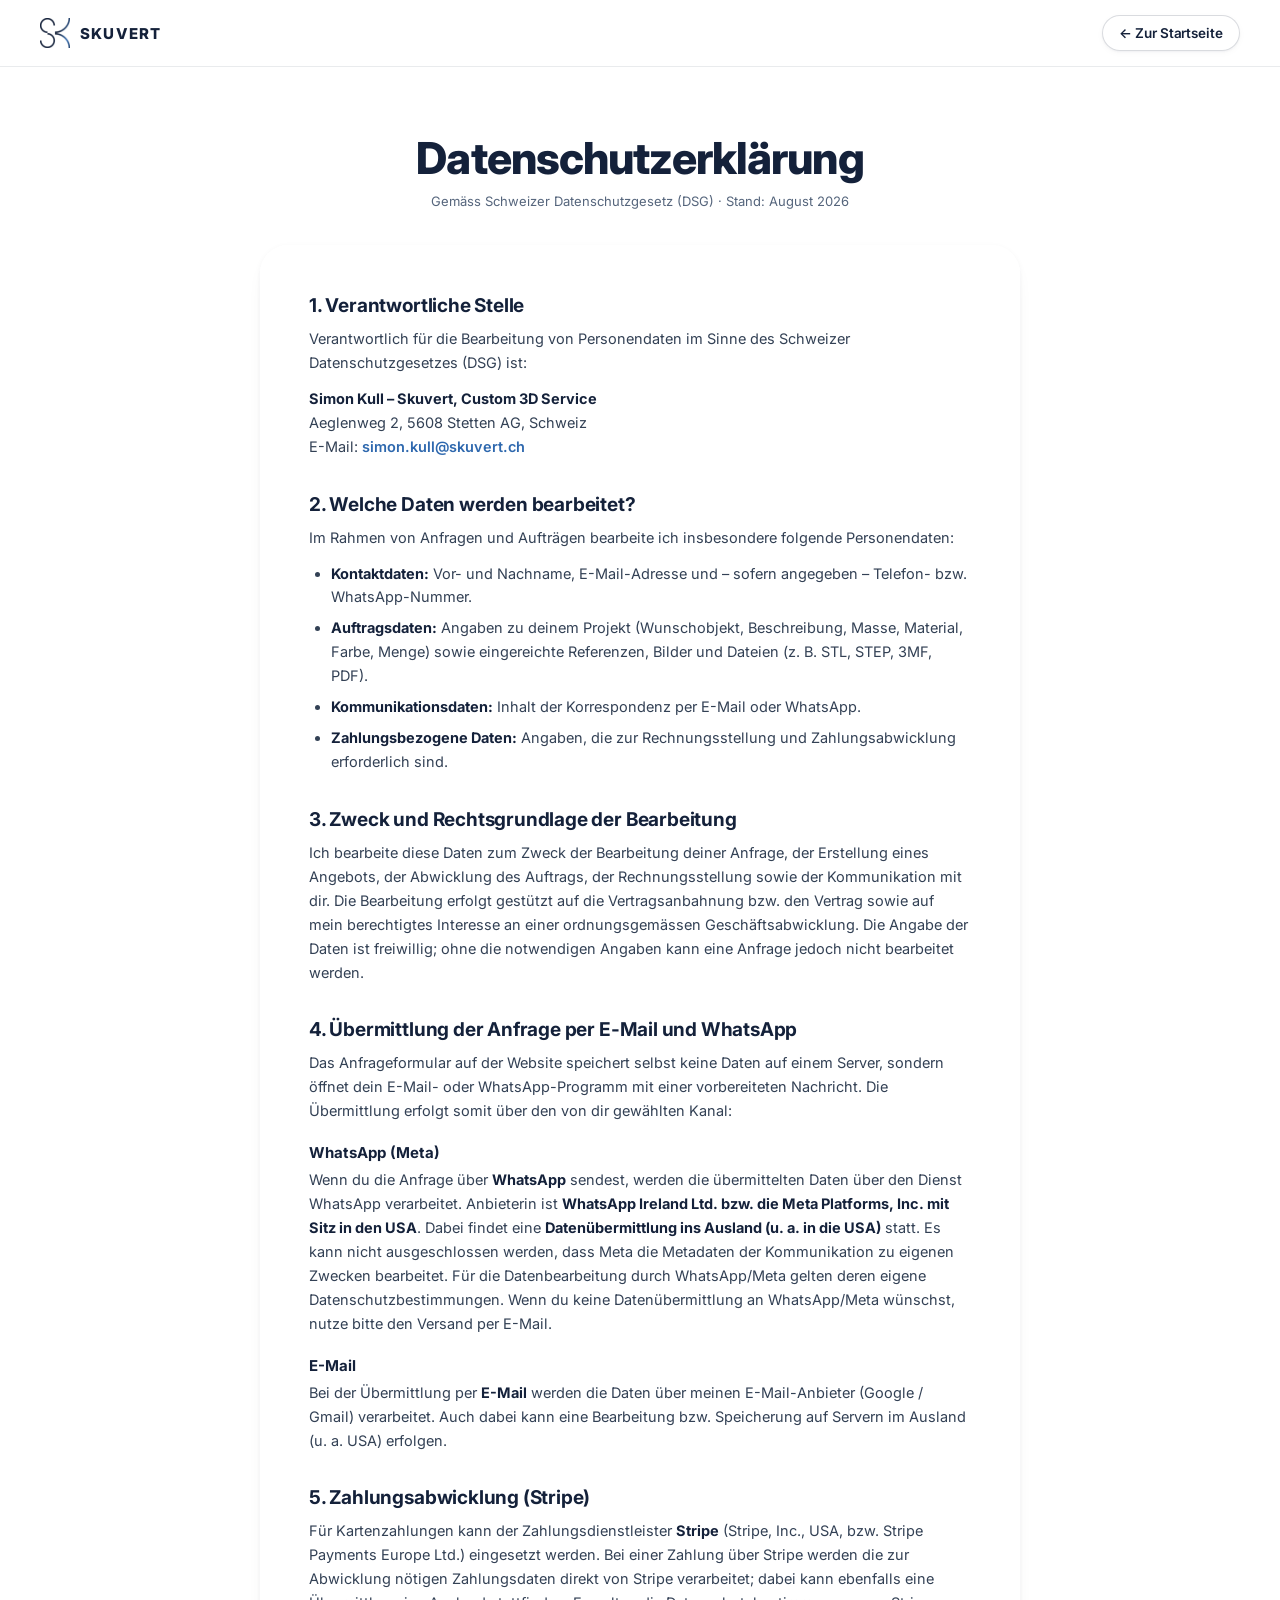
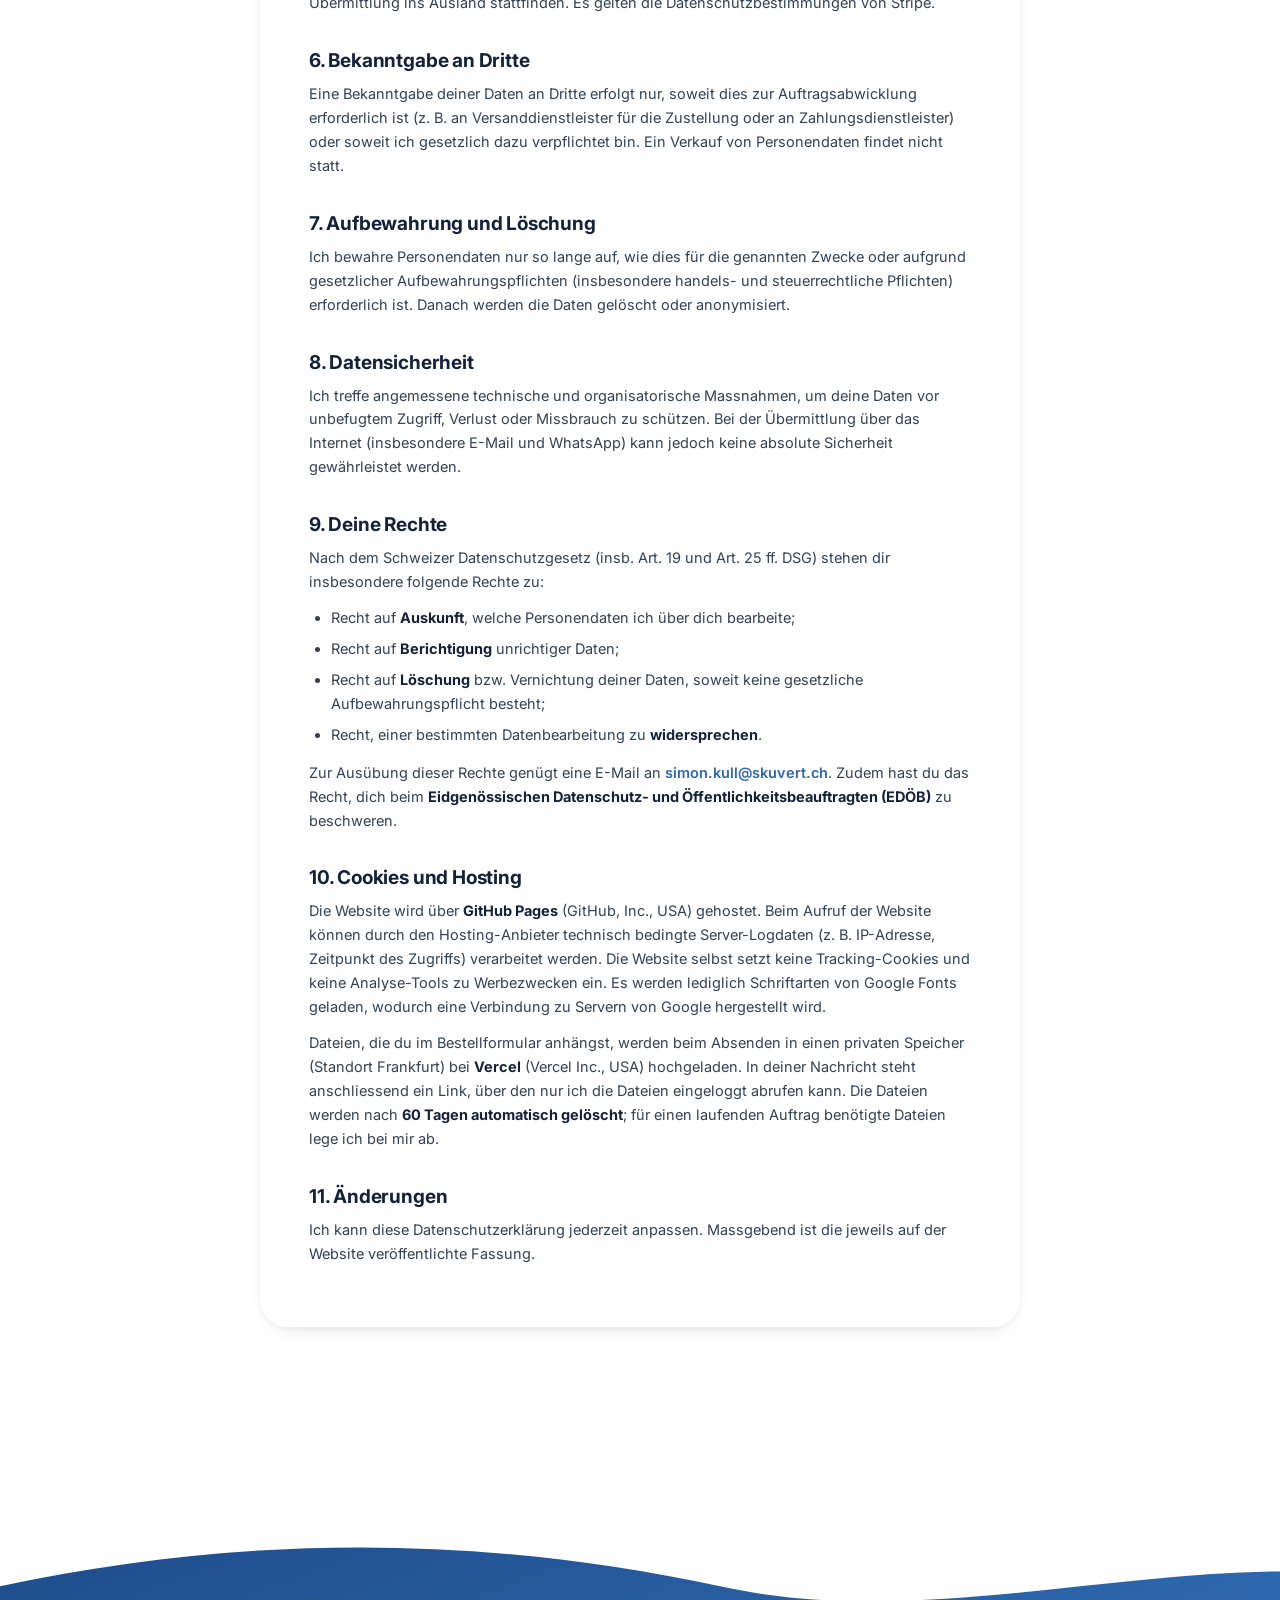
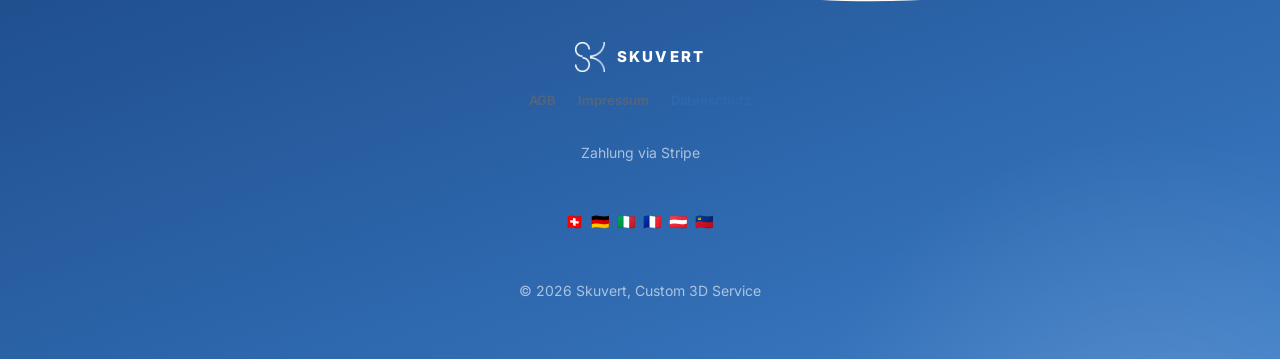
<file: datenschutz.html>
<!DOCTYPE html>
<html lang="de">
<head>
<meta charset="UTF-8">
<meta name="viewport" content="width=device-width, initial-scale=1">
<title>Datenschutzerklärung – Skuvert | 3D-Druck Service Aargau</title>
<meta name="description" content="Datenschutzerklärung von Skuvert gemäss Schweizer Datenschutzgesetz (DSG).">
<meta name="robots" content="index,follow">
<link rel="canonical" href="https://www.skuvert.ch/datenschutz.html">
<link rel="icon" type="image/png" href="assets/logo.png">
<link rel="apple-touch-icon" href="assets/logo.png">
<link rel="preconnect" href="https://fonts.googleapis.com">
<link rel="preconnect" href="https://fonts.gstatic.com" crossorigin>
<link href="https://fonts.googleapis.com/css2?family=Inter:wght@400;500;600;700;800&display=swap" rel="stylesheet">
<link rel="stylesheet" href="style.css?v=10">
<style>
.legal-header { position: sticky; top: 0; z-index: 50; display: flex; align-items: center; justify-content: space-between; gap: 16px; padding: 15px clamp(20px,5vw,40px); background: rgba(255,255,255,0.6); backdrop-filter: blur(20px); -webkit-backdrop-filter: blur(20px); border-bottom: 1px solid var(--border); }
.legal-header .brand { display: flex; align-items: center; gap: 10px; }
.legal-header .wordmark { font-weight: 800; font-size: 15px; letter-spacing: 0.08em; color: var(--ink); }
.legal-main { max-width: 840px; margin: 0 auto; padding: clamp(32px,6vw,64px) clamp(20px,5vw,40px) clamp(40px,7vw,72px); }
.legal-hero { text-align: center; margin-bottom: clamp(24px,4vw,36px); }
.legal-hero h1 { font-size: clamp(30px,5vw,44px); font-weight: 800; letter-spacing: -0.02em; color: var(--ink); margin: 0 0 8px; }
.legal-meta { font-size: 13px; color: var(--muted); margin: 0; }
.legal-card { padding: clamp(24px,5vw,48px); }
.legal-card h2 { font-size: 19px; font-weight: 700; color: var(--ink); margin: 34px 0 10px; letter-spacing: -0.01em; }
.legal-card h2:first-of-type { margin-top: 0; }
.legal-card h3 { font-size: 15px; font-weight: 700; color: var(--ink); margin: 20px 0 6px; }
.legal-card p, .legal-card li { font-size: 14.5px; line-height: 1.65; color: #334155; }
.legal-card p { margin: 0 0 12px; }
.legal-card ul { list-style: disc; padding-left: 22px; margin: 0 0 14px; display: flex; flex-direction: column; gap: 7px; }
.legal-card a { color: var(--accent); font-weight: 600; }
.legal-card strong { color: var(--ink); font-weight: 700; }
.footer-legal { display: flex; gap: 22px; flex-wrap: wrap; justify-content: center; }
.footer-legal a { font-size: 13px; color: var(--muted); font-weight: 600; }
.footer-legal a:hover { color: var(--accent); }
.footer-legal a[aria-current] { color: var(--accent); }
</style>
</head>
<body>

<header class="legal-header">
<a class="brand" href="index.html" aria-label="Zur Startseite">
<div class="shimmer-logo shimmer-logo--sm" role="img" aria-label="Skuvert Logo"></div>
<span class="wordmark">SKUVERT</span>
</a>
<a class="glass-btn glass-btn--pill-sm" href="index.html">← Zur Startseite</a>
</header>

<main class="legal-main">
<div class="legal-hero">
<h1>Datenschutzerklärung</h1>
<p class="legal-meta">Gemäss Schweizer Datenschutzgesetz (DSG) · Stand: August 2026</p>
</div>

<div class="legal-card glass-card">

<h2>1. Verantwortliche Stelle</h2>
<p>Verantwortlich für die Bearbeitung von Personendaten im Sinne des Schweizer Datenschutzgesetzes (DSG) ist:</p>
<p><strong>Simon Kull – Skuvert, Custom 3D Service</strong><br>
Aeglenweg 2, 5608 Stetten AG, Schweiz<br>
E-Mail: <a href="mailto:simon.kull@skuvert.ch">simon.kull@skuvert.ch</a></p>

<h2>2. Welche Daten werden bearbeitet?</h2>
<p>Im Rahmen von Anfragen und Aufträgen bearbeite ich insbesondere folgende Personendaten:</p>
<ul>
<li><strong>Kontaktdaten:</strong> Vor- und Nachname, E-Mail-Adresse und – sofern angegeben – Telefon- bzw. WhatsApp-Nummer.</li>
<li><strong>Auftragsdaten:</strong> Angaben zu deinem Projekt (Wunschobjekt, Beschreibung, Masse, Material, Farbe, Menge) sowie eingereichte Referenzen, Bilder und Dateien (z. B. STL, STEP, 3MF, PDF).</li>
<li><strong>Kommunikationsdaten:</strong> Inhalt der Korrespondenz per E-Mail oder WhatsApp.</li>
<li><strong>Zahlungsbezogene Daten:</strong> Angaben, die zur Rechnungsstellung und Zahlungsabwicklung erforderlich sind.</li>
</ul>

<h2>3. Zweck und Rechtsgrundlage der Bearbeitung</h2>
<p>Ich bearbeite diese Daten zum Zweck der Bearbeitung deiner Anfrage, der Erstellung eines Angebots, der Abwicklung des Auftrags, der Rechnungsstellung sowie der Kommunikation mit dir. Die Bearbeitung erfolgt gestützt auf die Vertragsanbahnung bzw. den Vertrag sowie auf mein berechtigtes Interesse an einer ordnungsgemässen Geschäftsabwicklung. Die Angabe der Daten ist freiwillig; ohne die notwendigen Angaben kann eine Anfrage jedoch nicht bearbeitet werden.</p>

<h2>4. Übermittlung der Anfrage per E-Mail und WhatsApp</h2>
<p>Das Anfrageformular auf der Website speichert selbst keine Daten auf einem Server, sondern öffnet dein E-Mail- oder WhatsApp-Programm mit einer vorbereiteten Nachricht. Die Übermittlung erfolgt somit über den von dir gewählten Kanal:</p>
<h3>WhatsApp (Meta)</h3>
<p>Wenn du die Anfrage über <strong>WhatsApp</strong> sendest, werden die übermittelten Daten über den Dienst WhatsApp verarbeitet. Anbieterin ist <strong>WhatsApp Ireland Ltd. bzw. die Meta Platforms, Inc. mit Sitz in den USA</strong>. Dabei findet eine <strong>Datenübermittlung ins Ausland (u. a. in die USA)</strong> statt. Es kann nicht ausgeschlossen werden, dass Meta die Metadaten der Kommunikation zu eigenen Zwecken bearbeitet. Für die Datenbearbeitung durch WhatsApp/Meta gelten deren eigene Datenschutzbestimmungen. Wenn du keine Datenübermittlung an WhatsApp/Meta wünschst, nutze bitte den Versand per E-Mail.</p>
<h3>E-Mail</h3>
<p>Bei der Übermittlung per <strong>E-Mail</strong> werden die Daten über meinen E-Mail-Anbieter (Google / Gmail) verarbeitet. Auch dabei kann eine Bearbeitung bzw. Speicherung auf Servern im Ausland (u. a. USA) erfolgen.</p>

<h2>5. Zahlungsabwicklung (Stripe)</h2>
<p>Für Kartenzahlungen kann der Zahlungsdienstleister <strong>Stripe</strong> (Stripe, Inc., USA, bzw. Stripe Payments Europe Ltd.) eingesetzt werden. Bei einer Zahlung über Stripe werden die zur Abwicklung nötigen Zahlungsdaten direkt von Stripe verarbeitet; dabei kann ebenfalls eine Übermittlung ins Ausland stattfinden. Es gelten die Datenschutzbestimmungen von Stripe.</p>

<h2>6. Bekanntgabe an Dritte</h2>
<p>Eine Bekanntgabe deiner Daten an Dritte erfolgt nur, soweit dies zur Auftragsabwicklung erforderlich ist (z. B. an Versanddienstleister für die Zustellung oder an Zahlungsdienstleister) oder soweit ich gesetzlich dazu verpflichtet bin. Ein Verkauf von Personendaten findet nicht statt.</p>

<h2>7. Aufbewahrung und Löschung</h2>
<p>Ich bewahre Personendaten nur so lange auf, wie dies für die genannten Zwecke oder aufgrund gesetzlicher Aufbewahrungspflichten (insbesondere handels- und steuerrechtliche Pflichten) erforderlich ist. Danach werden die Daten gelöscht oder anonymisiert.</p>

<h2>8. Datensicherheit</h2>
<p>Ich treffe angemessene technische und organisatorische Massnahmen, um deine Daten vor unbefugtem Zugriff, Verlust oder Missbrauch zu schützen. Bei der Übermittlung über das Internet (insbesondere E-Mail und WhatsApp) kann jedoch keine absolute Sicherheit gewährleistet werden.</p>

<h2>9. Deine Rechte</h2>
<p>Nach dem Schweizer Datenschutzgesetz (insb. Art. 19 und Art. 25 ff. DSG) stehen dir insbesondere folgende Rechte zu:</p>
<ul>
<li>Recht auf <strong>Auskunft</strong>, welche Personendaten ich über dich bearbeite;</li>
<li>Recht auf <strong>Berichtigung</strong> unrichtiger Daten;</li>
<li>Recht auf <strong>Löschung</strong> bzw. Vernichtung deiner Daten, soweit keine gesetzliche Aufbewahrungspflicht besteht;</li>
<li>Recht, einer bestimmten Datenbearbeitung zu <strong>widersprechen</strong>.</li>
</ul>
<p>Zur Ausübung dieser Rechte genügt eine E-Mail an <a href="mailto:simon.kull@skuvert.ch">simon.kull@skuvert.ch</a>. Zudem hast du das Recht, dich beim <strong>Eidgenössischen Datenschutz- und Öffentlichkeitsbeauftragten (EDÖB)</strong> zu beschweren.</p>

<h2>10. Cookies und Hosting</h2>
<p>Die Website wird über <strong>GitHub Pages</strong> (GitHub, Inc., USA) gehostet. Beim Aufruf der Website können durch den Hosting-Anbieter technisch bedingte Server-Logdaten (z. B. IP-Adresse, Zeitpunkt des Zugriffs) verarbeitet werden. Die Website selbst setzt keine Tracking-Cookies und keine Analyse-Tools zu Werbezwecken ein. Es werden lediglich Schriftarten von Google Fonts geladen, wodurch eine Verbindung zu Servern von Google hergestellt wird.</p>
<p>Dateien, die du im Bestellformular anhängst, werden beim Absenden in einen privaten Speicher (Standort Frankfurt) bei <strong>Vercel</strong> (Vercel Inc., USA) hochgeladen. In deiner Nachricht steht anschliessend ein Link, über den nur ich die Dateien eingeloggt abrufen kann. Die Dateien werden nach <strong>60 Tagen automatisch gelöscht</strong>; für einen laufenden Auftrag benötigte Dateien lege ich bei mir ab.</p>

<h2>11. Änderungen</h2>
<p>Ich kann diese Datenschutzerklärung jederzeit anpassen. Massgebend ist die jeweils auf der Website veröffentlichte Fassung.</p>

</div>
</main>

<footer class="footer">
<div class="footer-logo-row">
<div class="shimmer-logo shimmer-logo--sm" role="img" aria-label="Skuvert Logo"></div>
<span class="wordmark">SKUVERT</span>
</div>
<div class="footer-legal">
<a href="agb.html">AGB</a>
<a href="impressum.html">Impressum</a>
<a href="datenschutz.html" aria-current="page">Datenschutz</a>
</div>
<p class="small-text">Zahlung via Stripe</p>
<p class="footer-flags">🇨🇭 🇩🇪 🇮🇹 🇫🇷 🇦🇹 🇱🇮</p>
<p class="small-text">© 2026 Skuvert, Custom 3D Service</p>
</footer>

</body>
</html>
</file>
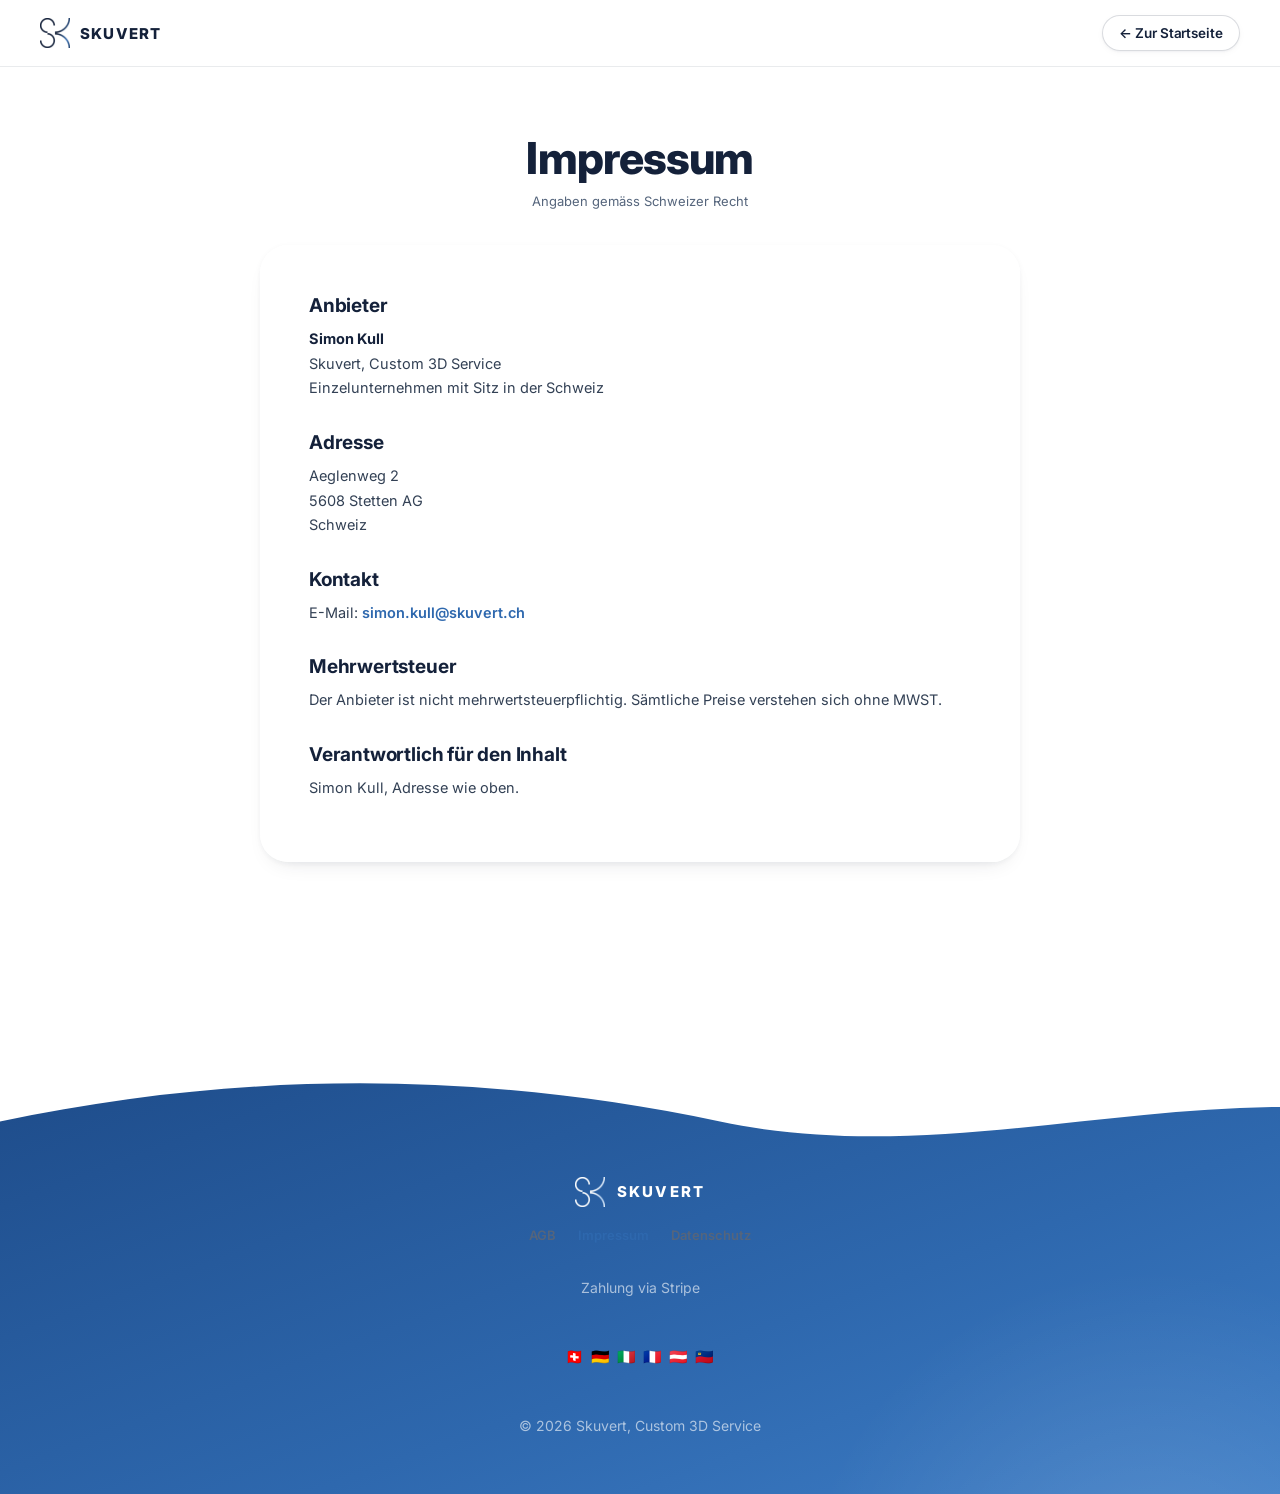
<file: impressum.html>
<!DOCTYPE html>
<html lang="de">
<head>
<meta charset="UTF-8">
<meta name="viewport" content="width=device-width, initial-scale=1">
<title>Impressum – Skuvert | 3D-Druck Service Aargau</title>
<meta name="description" content="Impressum und Anbieterangaben von Skuvert – Custom 3D-Design und Druck aus der Schweiz.">
<meta name="robots" content="index,follow">
<link rel="canonical" href="https://www.skuvert.ch/impressum.html">
<link rel="icon" type="image/png" href="assets/logo.png">
<link rel="apple-touch-icon" href="assets/logo.png">
<link rel="preconnect" href="https://fonts.googleapis.com">
<link rel="preconnect" href="https://fonts.gstatic.com" crossorigin>
<link href="https://fonts.googleapis.com/css2?family=Inter:wght@400;500;600;700;800&display=swap" rel="stylesheet">
<link rel="stylesheet" href="style.css?v=10">
<style>
.legal-header { position: sticky; top: 0; z-index: 50; display: flex; align-items: center; justify-content: space-between; gap: 16px; padding: 15px clamp(20px,5vw,40px); background: rgba(255,255,255,0.6); backdrop-filter: blur(20px); -webkit-backdrop-filter: blur(20px); border-bottom: 1px solid var(--border); }
.legal-header .brand { display: flex; align-items: center; gap: 10px; }
.legal-header .wordmark { font-weight: 800; font-size: 15px; letter-spacing: 0.08em; color: var(--ink); }
.legal-main { max-width: 840px; margin: 0 auto; padding: clamp(32px,6vw,64px) clamp(20px,5vw,40px) clamp(40px,7vw,72px); }
.legal-hero { text-align: center; margin-bottom: clamp(24px,4vw,36px); }
.legal-hero h1 { font-size: clamp(30px,5vw,44px); font-weight: 800; letter-spacing: -0.02em; color: var(--ink); margin: 0 0 8px; }
.legal-meta { font-size: 13px; color: var(--muted); margin: 0; }
.legal-card { padding: clamp(24px,5vw,48px); }
.legal-card h2 { font-size: 19px; font-weight: 700; color: var(--ink); margin: 30px 0 10px; letter-spacing: -0.01em; }
.legal-card h2:first-of-type { margin-top: 0; }
.legal-card p, .legal-card li { font-size: 14.5px; line-height: 1.7; color: #334155; }
.legal-card p { margin: 0 0 12px; }
.legal-card a { color: var(--accent); font-weight: 600; }
.legal-card strong { color: var(--ink); font-weight: 700; }
.footer-legal { display: flex; gap: 22px; flex-wrap: wrap; justify-content: center; }
.footer-legal a { font-size: 13px; color: var(--muted); font-weight: 600; }
.footer-legal a:hover { color: var(--accent); }
.footer-legal a[aria-current] { color: var(--accent); }
</style>
</head>
<body>

<header class="legal-header">
<a class="brand" href="index.html" aria-label="Zur Startseite">
<div class="shimmer-logo shimmer-logo--sm" role="img" aria-label="Skuvert Logo"></div>
<span class="wordmark">SKUVERT</span>
</a>
<a class="glass-btn glass-btn--pill-sm" href="index.html">← Zur Startseite</a>
</header>

<main class="legal-main">
<div class="legal-hero">
<h1>Impressum</h1>
<p class="legal-meta">Angaben gemäss Schweizer Recht</p>
</div>

<div class="legal-card glass-card">

<h2>Anbieter</h2>
<p><strong>Simon Kull</strong><br>
Skuvert, Custom 3D Service<br>
Einzelunternehmen mit Sitz in der Schweiz</p>

<h2>Adresse</h2>
<p>Aeglenweg 2<br>
5608 Stetten AG<br>
Schweiz</p>

<h2>Kontakt</h2>
<p>E-Mail: <a href="mailto:simon.kull@skuvert.ch">simon.kull@skuvert.ch</a></p>

<h2>Mehrwertsteuer</h2>
<p>Der Anbieter ist nicht mehrwertsteuerpflichtig. Sämtliche Preise verstehen sich ohne MWST.</p>

<h2>Verantwortlich für den Inhalt</h2>
<p>Simon Kull, Adresse wie oben.</p>

</div>
</main>

<footer class="footer">
<div class="footer-logo-row">
<div class="shimmer-logo shimmer-logo--sm" role="img" aria-label="Skuvert Logo"></div>
<span class="wordmark">SKUVERT</span>
</div>
<div class="footer-legal">
<a href="agb.html">AGB</a>
<a href="impressum.html" aria-current="page">Impressum</a>
<a href="datenschutz.html">Datenschutz</a>
</div>
<p class="small-text">Zahlung via Stripe</p>
<p class="footer-flags">🇨🇭 🇩🇪 🇮🇹 🇫🇷 🇦🇹 🇱🇮</p>
<p class="small-text">© 2026 Skuvert, Custom 3D Service</p>
</footer>

</body>
</html>
</file>
<file: style.css>
/* ============================================================
   Skuvert – Custom 3D Service
   Farbwelt: 60 % Weiss · 30 % Blau · 10 % Grüngrau
   Formsprache: Rundungen, Kreise, geschwungene Übergänge,
   Tiefe über Glas, weiche Schatten und mehrschichtige Verläufe.
   ============================================================ */

/* ---------- reset ---------- */
*, *::before, *::after { box-sizing: border-box; }
html { scroll-behavior: smooth; scroll-padding-top: 96px; }
html, body { margin: 0; padding: 0; }
img { max-width: 100%; display: block; }
button, input, textarea { font: inherit; color: inherit; }
a { color: inherit; text-decoration: none; }
ul, ol { margin: 0; padding: 0; list-style: none; }

/* ---------- tokens ---------- */
:root {
--bg: #FFFFFF;
--surface: #F4F8FC;            /* hauchzartes Blauweiss */
--surface-2: #EAF1F9;          /* unterer Rand der blauen Sektionen */
--ink: #14213A;
--muted: #55657C;
--faint: #8794A8;

--blue: #2E68AE;
--blue-deep: #1E4C8A;
--blue-bright: #5A97DC;
--blue-tint: #E7F0FA;
--blue-soft: #D4E4F5;

--sage: #7B9388;               /* das Grüngrau */
--sage-deep: #5E7568;
--sage-tint: #EDF3EF;
--sage-soft: #D9E4DE;

--border: rgba(20,33,58,.09);
--border-strong: rgba(20,33,58,.16);

/* Aliase, damit die Rechtsseiten (eigenes Inline-CSS) weiter funktionieren */
--accent: var(--blue);
--accent-strong: var(--blue-deep);
--accent-tint: var(--blue-tint);
--surface-alt: var(--surface);

--grad-blue: linear-gradient(135deg, #2E68AE 0%, #4F8FD6 55%, #6FB0EC 100%);
--grad-blue-deep: linear-gradient(160deg, #1E4C8A 0%, #2E68AE 60%, #3D7DC6 100%);
--grad-sage: linear-gradient(135deg, #7B9388 0%, #9DB3A8 100%);
--grad-text: linear-gradient(120deg, #1E4C8A 0%, #2E68AE 45%, #5A97DC 100%);

--maxw: 1120px;
--r-xl: 36px;
--r-lg: 28px;
--r: 20px;
--r-sm: 14px;
--pill: 999px;

--shadow-xs: 0 1px 2px rgba(20,33,58,.04), 0 2px 8px -2px rgba(20,33,58,.05);
--shadow-sm: 0 2px 6px rgba(20,33,58,.05), 0 10px 24px -14px rgba(20,33,58,.16);
--shadow-md: 0 6px 16px -6px rgba(20,33,58,.10), 0 28px 60px -28px rgba(30,76,138,.28);
--shadow-lg: 0 20px 50px -20px rgba(30,76,138,.35), 0 50px 110px -50px rgba(20,33,58,.30);
--shadow-blue: 0 14px 34px -12px rgba(46,104,174,.55);

--glass: rgba(255,255,255,.62);
--glass-strong: rgba(255,255,255,.82);
--glass-border: rgba(255,255,255,.75);

--display: "Plus Jakarta Sans", "Inter", -apple-system, BlinkMacSystemFont, sans-serif;
--body: "Inter", -apple-system, BlinkMacSystemFont, sans-serif;

--ease-out: cubic-bezier(.22,.68,.26,1);
--ease-spring: cubic-bezier(.34,1.56,.64,1);
}

@media (min-width: 1360px) { :root { --maxw: 1260px; } }
@media (min-width: 1660px) { :root { --maxw: 1400px; } }

body {
background: var(--bg);
color: var(--ink);
font-family: var(--body);
-webkit-font-smoothing: antialiased;
overflow-x: hidden;
}

.icon { width: 1em; height: 1em; stroke: currentColor; fill: none; stroke-width: 1.7; stroke-linecap: round; stroke-linejoin: round; display: block; }

::selection { background: var(--blue-soft); color: var(--ink); }

/* ---------- typografie ---------- */
.eyebrow {
display: inline-flex; align-items: center; gap: 10px;
font-size: 12px; font-weight: 700; letter-spacing: .14em; text-transform: uppercase;
color: var(--sage-deep); margin: 0;
}
.eyebrow::before { content: ""; width: 22px; height: 2px; border-radius: 2px; background: var(--grad-sage); }
.header-block .eyebrow::before { display: none; }
.header-block .eyebrow { justify-content: center; padding: 7px 14px; border-radius: var(--pill); background: var(--sage-tint); color: var(--sage-deep); }

h2.heading-2 {
width: 100%; font-family: var(--display); font-weight: 800;
font-size: clamp(30px, 4.2vw, 46px); letter-spacing: -0.025em; line-height: 1.08;
color: var(--ink); margin: 0;
}
.body-text { width: 100%; font-size: clamp(15.5px, 1.6vw, 17.5px); line-height: 1.72; color: var(--muted); margin: 0; }
.small-text { font-size: 14px; line-height: 1.5; color: var(--muted); }

/* Wörter laufen einzeln ein (JS teilt die Überschrift in .w-Spans) */
.split .w { display: inline-block; white-space: pre; }
.split.is-split .w { opacity: 0; transform: translateY(.6em) rotate(3deg); filter: blur(6px); transform-origin: 0 100%; }
.split.is-split.in-view .w { animation: word-rise .9s var(--ease-out) forwards; animation-delay: calc(var(--i) * 70ms); }
@keyframes word-rise { to { opacity: 1; transform: none; filter: blur(0); } }

/* ---------- layout ---------- */
.section { position: relative; padding: clamp(64px, 9vw, 120px) clamp(20px, 5vw, 40px); }
.section-inner { max-width: var(--maxw); margin: 0 auto; position: relative; z-index: 1; }
.section--alt { background: linear-gradient(180deg, var(--surface) 0%, var(--surface-2) 100%); }
.header-block { display: flex; flex-direction: column; align-items: center; gap: 16px; text-align: center; max-width: 680px; width: 100%; margin: 0 auto clamp(40px, 5vw, 64px); }

/* Weiche Lichtflecken als Hintergrundtiefe */
.section-glow { position: absolute; inset: 0; overflow: hidden; pointer-events: none; z-index: 0; }
.section-glow span { position: absolute; border-radius: 50%; filter: blur(70px); opacity: .55; }
.section-glow .g1 { width: 520px; height: 520px; left: -160px; top: -120px; background: radial-gradient(circle, rgba(90,151,220,.35), transparent 70%); }
.section-glow .g2 { width: 460px; height: 460px; right: -140px; bottom: -160px; background: radial-gradient(circle, rgba(123,147,136,.32), transparent 70%); }

/* ---------- geschwungene Übergänge ----------
   Zwei Wellen-Schichten per Maske: hinten zarte Blautönung, vorne die Farbe
   der nächsten Sektion. Beide laufen in gegenläufiger Richtung – die Kante
   zwischen zwei Sektionen wird so zur bewegten Wasserlinie. */
.wave {
--from: var(--bg); --to: var(--surface);
position: relative; height: clamp(64px, 9vw, 130px); background: var(--from);
overflow: hidden; z-index: 2; margin-top: -1px;
}
.wave::before, .wave::after {
content: ""; position: absolute; left: 0; right: 0; bottom: 0; height: 100%;
-webkit-mask-image: url("data:image/svg+xml;utf8,<svg xmlns='http://www.w3.org/2000/svg' viewBox='0 0 1440 120' preserveAspectRatio='none'><path d='M0 64C240 124 480 4 720 64S1200 4 1440 64V120H0Z'/></svg>");
mask-image: url("data:image/svg+xml;utf8,<svg xmlns='http://www.w3.org/2000/svg' viewBox='0 0 1440 120' preserveAspectRatio='none'><path d='M0 64C240 124 480 4 720 64S1200 4 1440 64V120H0Z'/></svg>");
-webkit-mask-repeat: repeat-x; mask-repeat: repeat-x;
-webkit-mask-size: 1440px 100%; mask-size: 1440px 100%;
-webkit-mask-position: 0 0; mask-position: 0 0;
}
.wave::before {
background: linear-gradient(90deg, rgba(46,104,174,.18), rgba(123,147,136,.20), rgba(46,104,174,.18));
height: 88%; animation: wave-back 18s linear infinite;
}
.wave::after { background: var(--to); height: 72%; animation: wave-front 13s linear infinite; }
@keyframes wave-front { to { -webkit-mask-position: -1440px 0; mask-position: -1440px 0; } }
@keyframes wave-back { to { -webkit-mask-position: 1440px 0; mask-position: 1440px 0; } }
.wave--to-white { --to: var(--bg); }
.wave--to-surface { --to: var(--surface); }

/* ---------- Oberflächen ---------- */
.glass-card {
position: relative;
background: var(--glass-strong);
border: 1px solid var(--glass-border);
border-radius: var(--r-lg);
box-shadow: var(--shadow-sm), inset 0 1px 0 rgba(255,255,255,.9);
backdrop-filter: blur(18px) saturate(1.3); -webkit-backdrop-filter: blur(18px) saturate(1.3);
}
.glass-chip {
width: 52px; height: 52px; border-radius: 50%;
background: var(--grad-blue); color: #fff;
display: flex; align-items: center; justify-content: center; font-size: 22px; flex-shrink: 0;
box-shadow: var(--shadow-blue), inset 0 1px 0 rgba(255,255,255,.35);
}

/* ---------- Buttons ---------- */
.glass-btn {
position: relative; isolation: isolate;
display: inline-flex; align-items: center; justify-content: center; gap: 9px;
border: 1px solid transparent; border-radius: var(--pill);
padding: 13px 24px; font-weight: 600; font-size: 15px; letter-spacing: -0.005em;
color: #fff; background: var(--grad-blue); cursor: pointer; white-space: nowrap;
box-shadow: var(--shadow-blue), inset 0 1px 0 rgba(255,255,255,.3);
transition: transform .25s var(--ease-spring), box-shadow .25s ease, background .25s ease, color .25s ease, border-color .25s ease;
overflow: hidden;
}
/* Lichtkante, die beim Hover über den Button wischt */
.glass-btn::after {
content: ""; position: absolute; inset: 0; z-index: -1;
background: linear-gradient(110deg, transparent 30%, rgba(255,255,255,.35) 50%, transparent 70%);
transform: translateX(-120%); transition: transform .6s var(--ease-out);
}
.glass-btn:hover { transform: translateY(-2px); box-shadow: 0 18px 40px -14px rgba(46,104,174,.65), inset 0 1px 0 rgba(255,255,255,.3); }
.glass-btn:hover::after { transform: translateX(120%); }
.glass-btn:active { transform: translateY(0) scale(.98); }
.glass-btn--accent { background: var(--grad-blue); }
.glass-btn--ghost { background: var(--glass-strong); color: var(--ink); border-color: var(--border-strong); box-shadow: var(--shadow-xs); backdrop-filter: blur(10px); }
.glass-btn--ghost:hover { background: #fff; border-color: var(--blue-soft); box-shadow: var(--shadow-sm); }
.glass-btn--ghost::after { background: linear-gradient(110deg, transparent 30%, rgba(46,104,174,.08) 50%, transparent 70%); }
.glass-btn--dark { background: linear-gradient(135deg, #14213A, #2A3B5C); box-shadow: 0 14px 34px -12px rgba(20,33,58,.5); }
.glass-btn--dark:hover { box-shadow: 0 18px 40px -14px rgba(20,33,58,.6); }
.glass-btn--whatsapp { background: linear-gradient(135deg, #1F9D5A, #3FC479); box-shadow: 0 14px 34px -12px rgba(31,157,90,.5); }
.glass-btn--sage { background: var(--grad-sage); box-shadow: 0 14px 34px -12px rgba(94,117,104,.5); }
.glass-btn--pill-sm { padding: 9px 16px; font-size: 13.5px; font-weight: 600; color: var(--ink); background: var(--glass-strong); border-color: var(--border-strong); box-shadow: var(--shadow-xs); }
.glass-btn--pill-sm:hover { background: #fff; border-color: var(--blue-soft); }
.glass-btn--lg { padding: 16px 30px; font-size: 16px; }
.glass-btn--sm { padding: 10px 18px; font-size: 14px; }
.glass-btn .icon { width: 18px; height: 18px; }
.glass-btn .arrow { transition: transform .3s var(--ease-spring); }
.glass-btn:hover .arrow { transform: translateX(4px); }

/* ---------- Navigation (schwebende Glas-Pille) ---------- */
.nav {
position: fixed; top: 16px; left: 50%; transform: translateX(-50%); z-index: 80;
display: flex; align-items: center; gap: 6px;
padding: 8px 8px 8px 16px; border-radius: var(--pill);
background: var(--glass); border: 1px solid var(--glass-border);
box-shadow: var(--shadow-sm), inset 0 1px 0 rgba(255,255,255,.9);
backdrop-filter: blur(20px) saturate(1.4); -webkit-backdrop-filter: blur(20px) saturate(1.4);
width: max-content; max-width: calc(100% - 32px);
animation: nav-drop .9s var(--ease-out) both;
transition: box-shadow .3s ease, background .3s ease, top .3s ease;
}
.nav.is-scrolled { background: var(--glass-strong); box-shadow: var(--shadow-md), inset 0 1px 0 rgba(255,255,255,.9); top: 12px; }
@keyframes nav-drop { from { opacity: 0; transform: translate(-50%, -24px); } to { opacity: 1; transform: translate(-50%, 0); } }
.nav-brand { display: flex; align-items: center; gap: 9px; padding-right: 10px; margin-right: 4px; border-right: 1px solid var(--border); }
.nav-logo { width: 24px; height: 24px; }
.nav-word { font-family: var(--display); font-weight: 800; font-size: 13.5px; letter-spacing: .12em; color: var(--ink); }
.nav-links { display: flex; align-items: center; gap: 2px; }
.nav-links a {
position: relative; padding: 9px 14px; border-radius: var(--pill);
font-size: 14px; font-weight: 500; color: var(--muted);
transition: color .2s ease, background .25s ease;
}
.nav-links a:hover, .nav-links a.is-active { color: var(--ink); background: rgba(46,104,174,.08); }
.nav .glass-btn { padding: 10px 18px; font-size: 14px; margin-left: 4px; }
@media (max-width: 860px) {
.nav-links { display: none; }
.nav { top: 12px; }
}

/* ---------- Lesefortschritt ---------- */
.scroll-progress {
position: fixed; top: 0; left: 0; z-index: 90; height: 3px; width: 100%;
transform: scaleX(0); transform-origin: 0 50%; pointer-events: none;
background: var(--grad-blue); border-radius: 0 3px 3px 0;
}
@supports (animation-timeline: scroll()) {
.scroll-progress { animation: scroll-progress linear both; animation-timeline: scroll(root block); }
}
@keyframes scroll-progress { from { transform: scaleX(0); } to { transform: scaleX(1); } }

/* ---------- Hero ---------- */
.hero {
position: relative; overflow: hidden; min-height: 100svh;
padding: clamp(120px, 15vw, 168px) clamp(20px, 5vw, 40px) clamp(72px, 9vw, 120px);
display: flex; flex-direction: column; justify-content: center;
background: radial-gradient(120% 80% at 80% 10%, var(--blue-tint) 0%, transparent 55%), var(--bg);
}

/* Tiefe: drei schwebende Farbkugeln, stark weichgezeichnet */
.hero-bg { position: absolute; inset: 0; z-index: 0; pointer-events: none; }
.orb { position: absolute; border-radius: 50%; filter: blur(60px); opacity: .8; will-change: transform; }
.orb--1 { width: 56vw; height: 56vw; max-width: 760px; max-height: 760px; right: -14vw; top: -22vw; background: radial-gradient(circle at 35% 35%, rgba(90,151,220,.55), rgba(46,104,174,.18) 55%, transparent 72%); animation: orb-a 26s ease-in-out infinite alternate; }
.orb--2 { width: 34vw; height: 34vw; max-width: 460px; max-height: 460px; left: -12vw; bottom: -8vw; background: radial-gradient(circle at 60% 40%, rgba(123,147,136,.42), rgba(123,147,136,.12) 55%, transparent 72%); animation: orb-b 30s ease-in-out infinite alternate; }
.orb--3 { width: 22vw; height: 22vw; max-width: 300px; max-height: 300px; left: 42%; top: 58%; background: radial-gradient(circle, rgba(111,176,236,.35), transparent 70%); animation: orb-c 22s ease-in-out infinite alternate; }
@keyframes orb-a { to { transform: translate(-6vw, 7vw) scale(1.08); } }
@keyframes orb-b { to { transform: translate(6vw, -6vw) scale(1.12); } }
@keyframes orb-c { to { transform: translate(-4vw, -5vw) scale(.92); } }

/* Das Logo – gross, im Hintergrund, mit Verlauf und Parallaxe */
.hero-logo-bg {
position: absolute; z-index: 0; pointer-events: none;
width: clamp(420px, 58vw, 860px); aspect-ratio: 1;
right: clamp(-120px, -6vw, -40px); top: 50%;
transform: translate(calc(var(--px, 0) * 1px), calc(-52% + var(--py, 0) * 1px));
-webkit-mask-image: url("assets/logo.png"); mask-image: url("assets/logo.png");
-webkit-mask-size: contain; mask-size: contain; -webkit-mask-repeat: no-repeat; mask-repeat: no-repeat; -webkit-mask-position: center; mask-position: center;
background: linear-gradient(150deg, rgba(46,104,174,.30) 0%, rgba(90,151,220,.20) 40%, rgba(123,147,136,.26) 100%);
transition: transform .9s var(--ease-out);
animation: logo-breathe 12s ease-in-out infinite;
}
/* zarte Lichtkante über das Logo */
.hero-logo-bg::after {
content: ""; position: absolute; inset: 0;
background: linear-gradient(115deg, transparent 35%, rgba(255,255,255,.45) 50%, transparent 65%);
background-size: 220% 100%; animation: logo-sheen 11s linear infinite;
}
@keyframes logo-breathe { 0%, 100% { opacity: .9; } 50% { opacity: 1; } }
@keyframes logo-sheen { from { background-position: 120% 0; } to { background-position: -120% 0; } }

/* Ideen-Blasen: ersetzen die laufenden Zeilen. Jede Blase schwebt leicht,
   bekommt Tiefe über Grösse/Unschärfe und reagiert auf Hover und Klick. */
.hero-ideas { position: absolute; inset: 0; z-index: 1; pointer-events: none; }
.idea {
position: absolute; left: calc(var(--x) * 1%); top: calc(var(--y) * 1%);
transform: translate(-50%, -50%) translate(calc(var(--px, 0) * var(--d, 1) * 1px), calc(var(--py, 0) * var(--d, 1) * 1px));
pointer-events: auto; cursor: pointer; border: 1px solid var(--glass-border);
border-radius: var(--pill); padding: 10px 16px;
background: var(--glass); backdrop-filter: blur(14px); -webkit-backdrop-filter: blur(14px);
box-shadow: var(--shadow-sm), inset 0 1px 0 rgba(255,255,255,.95);
font-size: calc(12px + var(--s, 1) * 2px); font-weight: 600; color: var(--muted); white-space: nowrap;
opacity: 0; filter: blur(calc((1 - var(--d, 1)) * 2px));
transition: transform .9s var(--ease-out), background .25s ease, color .25s ease, box-shadow .25s ease, border-color .25s ease, opacity .5s ease;
animation: idea-in .8s var(--ease-spring) forwards, idea-float calc(6s + var(--d, 1) * 4s) ease-in-out infinite alternate;
animation-delay: calc(var(--i) * 80ms), calc(var(--i) * -1.3s);
}
.idea::before { content: ""; width: 7px; height: 7px; border-radius: 50%; background: var(--grad-sage); display: inline-block; margin-right: 9px; vertical-align: 1px; transition: transform .3s var(--ease-spring), background .3s ease; }
.idea:hover { color: #fff; background: var(--grad-blue); border-color: transparent; box-shadow: var(--shadow-blue); z-index: 3; }
.idea:hover::before { background: #fff; transform: scale(1.3); }
.idea.is-leaving { animation: idea-out .4s var(--ease-out) forwards; }
@keyframes idea-in { from { opacity: 0; scale: .4; } to { opacity: 1; scale: 1; } }
@keyframes idea-out { to { opacity: 0; scale: .5; } }
@keyframes idea-float { from { translate: 0 -6px; } to { translate: 0 8px; } }
.idea-hint { display: inline-flex; align-items: center; gap: 8px; flex-wrap: wrap; font-size: 13px; color: var(--faint); }
.idea-hint .icon { width: 15px; height: 15px; color: var(--sage-deep); flex: none; }
.idea-shuffle {
display: inline-flex; align-items: center; gap: 6px; padding: 6px 12px; border-radius: var(--pill);
border: 1px solid var(--border-strong); background: var(--glass-strong); color: var(--ink);
font-size: 12.5px; font-weight: 600; cursor: pointer; transition: background .2s ease, border-color .2s ease, transform .3s var(--ease-spring);
}
.idea-shuffle:hover { background: #fff; border-color: var(--blue-soft); transform: translateY(-1px); }
.idea-shuffle:active .icon { transform: rotate(180deg); }
.idea-shuffle .icon { width: 14px; height: 14px; transition: transform .5s var(--ease-spring); }
/* Mobil: eine wischbare Reihe runder Chips statt verstreuter Blasen */
.hero-ideas-mobile { display: none; }
@media (max-width: 960px) {
.hero-ideas { display: none; }
.hero-text { width: 100%; max-width: 100%; }
.hero-ideas-mobile { display: flex; align-self: stretch; min-width: 0; gap: 8px; overflow-x: auto; padding: 22px 0 6px; margin: 0 -20px; padding-left: 20px; padding-right: 20px; scrollbar-width: none; -webkit-overflow-scrolling: touch; scroll-snap-type: x proximity; }
.hero-ideas-mobile::-webkit-scrollbar { display: none; }
.idea-hint { justify-content: center; text-align: center; }
.hero-ideas-mobile .idea { position: static; transform: none; opacity: 1; filter: none; animation: none; flex: none; scroll-snap-align: start; font-size: 13px; }
}

.hero-inner {
position: relative; z-index: 2; max-width: var(--maxw); margin: 0 auto; width: 100%;
display: grid; grid-template-columns: 1.02fr .98fr; gap: clamp(36px, 5vw, 72px); align-items: center;
}
.hero-text { min-width: 0; display: flex; flex-direction: column; align-items: flex-start; gap: 22px; }

.hero-badge {
display: inline-flex; align-items: center; gap: 9px; padding: 8px 16px 8px 10px; border-radius: var(--pill);
background: var(--glass-strong); border: 1px solid var(--glass-border);
box-shadow: var(--shadow-xs), inset 0 1px 0 #fff; backdrop-filter: blur(10px);
font-size: 13px; font-weight: 600; color: var(--blue-deep); letter-spacing: -0.005em;
animation: badge-in .8s var(--ease-out) both;
}
.hero-badge-dot { width: 22px; height: 22px; border-radius: 50%; background: var(--grad-blue); position: relative; flex-shrink: 0; box-shadow: 0 4px 10px -3px rgba(46,104,174,.6); }
.hero-badge-dot::after { content: ""; position: absolute; inset: -5px; border-radius: 50%; border: 2px solid rgba(46,104,174,.45); animation: ring-pulse 2.4s ease-out infinite; }
@keyframes ring-pulse { from { transform: scale(.7); opacity: 1; } to { transform: scale(1.4); opacity: 0; } }
@keyframes badge-in { from { opacity: 0; transform: translateY(14px); } to { opacity: 1; transform: none; } }

.hero-title {
margin: 0; font-family: var(--display); font-weight: 800;
font-size: clamp(42px, 6.6vw, 78px); line-height: 1.0; letter-spacing: -0.035em; color: var(--ink);
}
.hero-kicker { display: block; margin-bottom: 14px; font-family: var(--body); font-size: clamp(15px, 1.6vw, 18px); font-weight: 600; line-height: 1.3; letter-spacing: .01em; color: var(--blue-deep); }
.hero-title .accent { background: var(--grad-text); -webkit-background-clip: text; background-clip: text; color: transparent; }
.hero-title .accent .w { background: var(--grad-text); -webkit-background-clip: text; background-clip: text; color: transparent; }
.hero-text .body-text { max-width: 36ch; animation: badge-in .9s var(--ease-out) .35s both; }
.cta-row { display: flex; gap: 12px; flex-wrap: wrap; animation: badge-in .9s var(--ease-out) .5s both; }
.hero-meta { display: flex; flex-direction: column; gap: 14px; animation: badge-in .9s var(--ease-out) .65s both; }
.shipping-row { display: flex; align-items: center; gap: 10px; flex-wrap: wrap; color: var(--muted); font-size: 13.5px; }
.flag-pills { display: inline-flex; gap: 4px; }
.flag-pills span { display: inline-flex; align-items: center; justify-content: center; width: 30px; height: 30px; border-radius: 50%; background: var(--glass-strong); border: 1px solid var(--border); font-size: 15px; box-shadow: var(--shadow-xs); transition: transform .3s var(--ease-spring); }
.flag-pills span:hover { transform: translateY(-3px) scale(1.1); }

/* Hero-Bühne: Video in einer weichen, tief liegenden Kapsel */
.hero-figure { margin: 0; min-width: 0; perspective: 1200px; }
.hero-stage {
position: relative; border-radius: var(--r-xl); padding: 10px;
background: var(--glass); border: 1px solid var(--glass-border);
box-shadow: var(--shadow-lg), inset 0 1px 0 rgba(255,255,255,.95);
backdrop-filter: blur(16px); -webkit-backdrop-filter: blur(16px);
transform: rotateX(calc(var(--ry, 0) * 1deg)) rotateY(calc(var(--rx, 0) * 1deg));
transition: transform .5s var(--ease-out), box-shadow .5s ease;
transform-style: preserve-3d;
}
.hero-stage:hover { box-shadow: 0 30px 70px -24px rgba(30,76,138,.45), 0 60px 130px -50px rgba(20,33,58,.35), inset 0 1px 0 rgba(255,255,255,.95); }
.hero-media {
position: relative; aspect-ratio: 16 / 10; width: 100%; overflow: hidden; isolation: isolate;
border-radius: calc(var(--r-xl) - 10px); background: var(--surface);
}
.hero-media::after { content: ""; position: absolute; inset: 0; pointer-events: none; background: linear-gradient(180deg, rgba(255,255,255,.12), transparent 30%, rgba(20,33,58,.18)); }
.hero-clip {
position: absolute; inset: 0; width: 100%; height: 100%; object-fit: cover; display: block;
opacity: 0; transform: scale(1.08); filter: blur(6px);
transition: opacity 1s ease-in-out, transform 1.6s var(--ease-out), filter 1s ease-out, clip-path 1.2s cubic-bezier(.3,.7,.3,1);
}
.hero-clip:nth-child(3n+2) { transform: scale(.92); }
.hero-clip:nth-child(3n+3) { transform: none; clip-path: circle(0% at 50% 50%); }
.hero-clip.is-current { opacity: 1; transform: none; filter: none; clip-path: circle(75% at 50% 50%); }

/* Chips, die über der Bühne schweben (Tiefe über translateZ) */
.stage-chip {
position: absolute; z-index: 3; display: inline-flex; align-items: center; gap: 8px;
padding: 9px 14px; border-radius: var(--pill);
background: var(--glass-strong); border: 1px solid var(--glass-border);
box-shadow: var(--shadow-md), inset 0 1px 0 #fff; backdrop-filter: blur(12px);
font-size: 12.5px; font-weight: 600; color: var(--ink); white-space: nowrap;
transform: translateZ(40px);
}
.stage-chip--live { top: -14px; left: 22px; }
.stage-chip--dim { bottom: -14px; right: 22px; color: var(--muted); font-weight: 600; letter-spacing: .02em; }
.stage-chip--dim .icon { width: 14px; height: 14px; color: var(--sage-deep); }
.live-dot { width: 9px; height: 9px; border-radius: 50%; background: #E4572E; flex: none; position: relative; }
.live-dot::after { content: ""; position: absolute; inset: -4px; border-radius: 50%; border: 2px solid rgba(228,87,46,.5); animation: ring-pulse 1.8s ease-out infinite; }
.hero-media-cap { display: flex; align-items: center; justify-content: center; gap: 8px; margin-top: 26px; font-size: 12.5px; font-weight: 500; color: var(--faint); }

/* geteilte Foto-Behandlung */
.photo { position: relative; margin: 0; overflow: hidden; border-radius: var(--r-lg); background: var(--surface); box-shadow: var(--shadow-md); }
.photo img, .photo video { width: 100%; height: 100%; object-fit: cover; display: block; }
.photo figcaption, .photo-cap {
position: absolute; left: 0; right: 0; bottom: 0; padding: 36px 18px 16px; font-size: 12.5px; font-weight: 500; color: #fff;
background: linear-gradient(0deg, rgba(20,33,58,.72), rgba(20,33,58,.25) 60%, transparent);
}

/* ---------- Scroll-Reveal (Bewegung statt blossem Einblenden) ---------- */
.reveal { opacity: 0; transform: translateY(40px) scale(.96); filter: blur(4px); transition: opacity .9s var(--ease-out), transform .9s var(--ease-out), filter .9s var(--ease-out); will-change: opacity, transform; }
.reveal.in-view { opacity: 1; transform: none; filter: blur(0); will-change: auto; }
.card-grid > .reveal:nth-child(2), .making-grid > .reveal:nth-child(2), .stat-band > .reveal:nth-child(2), .faq-list > .reveal:nth-child(2) { transition-delay: .1s; }
.card-grid > .reveal:nth-child(3), .making-grid > .reveal:nth-child(3), .stat-band > .reveal:nth-child(3), .faq-list > .reveal:nth-child(3) { transition-delay: .2s; }
.card-grid > .reveal:nth-child(4), .stat-band > .reveal:nth-child(4), .faq-list > .reveal:nth-child(4) { transition-delay: .3s; }
.faq-list > .reveal:nth-child(5) { transition-delay: .4s; }
.faq-list > .reveal:nth-child(6) { transition-delay: .5s; }
.making-grid > .reveal:nth-child(4) { transition-delay: .1s; }
.making-grid > .reveal:nth-child(5) { transition-delay: .2s; }

/* Fotos öffnen sich kreisförmig aus der Mitte */
.photo.reveal { opacity: 1; transform: none; filter: none; clip-path: circle(0% at 50% 50%); transition: clip-path 1.1s var(--ease-out), box-shadow .4s ease, transform .5s var(--ease-out); }
.photo.reveal.in-view { clip-path: circle(100% at 50% 50%); }
.photo.reveal img, .photo.reveal video { transform: scale(1.12); transition: transform 1.3s var(--ease-out); }
.photo.reveal.in-view img, .photo.reveal.in-view video { transform: scale(1); }

@supports (animation-timeline: view()) {
.photo-band img { animation: band-drift linear both; animation-timeline: view(); animation-range: entry 0% exit 100%; }
}
@keyframes band-drift { from { transform: scale(1.15) translateY(-4%); } to { transform: scale(1.15) translateY(4%); } }

/* ---------- Ablauf ---------- */
.process-wrap { position: relative; }
/* geschwungene Verbindungslinie hinter den Karten, zeichnet sich beim Scrollen */
.process-path { position: absolute; left: 0; top: 36px; width: 100%; height: 60px; z-index: 0; pointer-events: none; overflow: visible; }
.process-path path { fill: none; stroke: var(--blue-soft); stroke-width: 2; stroke-dasharray: 6 8; stroke-linecap: round; }
.process-path .draw { stroke: var(--blue); stroke-dasharray: 2000; stroke-dashoffset: 2000; transition: stroke-dashoffset 2.2s var(--ease-out); }
.process-wrap.in-view .process-path .draw { stroke-dashoffset: 0; }
.card-grid { position: relative; z-index: 1; display: grid; grid-template-columns: repeat(auto-fit, minmax(220px, 1fr)); gap: 20px; }
.process-card {
padding: 28px 26px 30px; display: flex; flex-direction: column; align-items: flex-start; gap: 14px; min-width: 0;
transform: perspective(900px) rotateX(calc(var(--ry, 0) * 1deg)) rotateY(calc(var(--rx, 0) * 1deg));
transition: box-shadow .35s ease, transform .5s var(--ease-out), border-color .3s ease;
}
.process-card.reveal { transform: translateY(40px) scale(.96); }
.process-card.reveal.in-view { transform: perspective(900px) rotateX(calc(var(--ry, 0) * 1deg)) rotateY(calc(var(--rx, 0) * 1deg)); }
.process-card:hover { box-shadow: var(--shadow-md), inset 0 1px 0 #fff; border-color: #fff; }
.process-card .card-top { display: flex; align-items: center; justify-content: space-between; width: 100%; }
.process-card .step-no { font-family: var(--display); font-size: 13px; font-weight: 800; letter-spacing: .08em; color: var(--sage-deep); padding: 6px 12px; border-radius: var(--pill); background: var(--sage-tint); }
.process-card .glass-chip { transition: transform .5s var(--ease-spring), box-shadow .3s ease; }
.process-card:hover .glass-chip { transform: translateY(-4px) rotate(-6deg) scale(1.06); }
.process-card h3 { width: 100%; font-family: var(--display); font-size: 18px; font-weight: 700; margin: 0; color: var(--ink); letter-spacing: -0.01em; }
.process-card p { width: 100%; font-size: 14.5px; line-height: 1.65; color: var(--muted); margin: 0; }

/* ---------- Making-of ---------- */
.making-grid { display: grid; grid-template-columns: repeat(6, 1fr); gap: 20px; margin-top: clamp(48px, 6vw, 72px); }
.making-grid .making-item { grid-column: span 2; }
.making-grid .making-item--wide { grid-column: span 3; }
.making-item { position: relative; margin: 0; aspect-ratio: 3 / 2; }
.making-item img, .making-item video { width: 100%; height: 100%; object-fit: cover; display: block; transition: transform .8s var(--ease-out); }
.photo.making-item.in-view:hover img, .photo.making-item.in-view:hover video { transform: scale(1.06); }
.making-item figcaption { display: flex; flex-direction: column; gap: 3px; padding: 40px 18px 16px; transform: translateY(6px); transition: transform .5s var(--ease-out); }
.making-item:hover figcaption { transform: none; }
.making-item figcaption .cap-title { font-size: 14px; font-weight: 700; }
.making-item figcaption .cap-sub { font-size: 12.5px; font-weight: 400; opacity: .85; }
.making-step {
position: absolute; top: 14px; left: 14px; z-index: 1; display: inline-flex; align-items: center; gap: 8px;
height: 30px; padding: 0 12px 0 6px; border-radius: var(--pill);
background: var(--glass-strong); border: 1px solid var(--glass-border); backdrop-filter: blur(10px); -webkit-backdrop-filter: blur(10px);
font-family: var(--display); font-size: 12.5px; font-weight: 700; color: var(--blue-deep); letter-spacing: .03em; box-shadow: var(--shadow-xs);
}
.making-step .icon { width: 20px; height: 20px; padding: 4px; border-radius: 50%; background: var(--grad-blue); color: #fff; stroke-width: 2; }
@media (max-width: 880px) {
.making-grid { grid-template-columns: repeat(2, 1fr); }
.making-grid .making-item, .making-grid .making-item--wide { grid-column: span 1; }
}
@media (max-width: 560px) { .making-grid { grid-template-columns: 1fr; } }

/* ---------- Materialband ---------- */
.photo-band { position: relative; height: clamp(260px, 38vw, 440px); overflow: hidden; margin: 0; }
.photo-band img { width: 100%; height: 100%; object-fit: cover; }
.photo-band .band-cap {
position: absolute; inset: 0; display: flex; flex-direction: column; justify-content: flex-end; align-items: flex-start;
padding: clamp(24px, 4vw, 48px); gap: 10px;
background: linear-gradient(0deg, rgba(20,33,58,.62), rgba(20,33,58,.12) 55%, transparent);
color: #fff;
}
.photo-band .band-cap .k { display: inline-flex; align-items: center; gap: 8px; font-size: 12px; font-weight: 700; letter-spacing: .14em; text-transform: uppercase; padding: 7px 14px; border-radius: var(--pill); background: rgba(255,255,255,.16); border: 1px solid rgba(255,255,255,.3); backdrop-filter: blur(8px); }
.photo-band .band-cap .v { font-family: var(--display); font-size: clamp(20px, 2.6vw, 30px); font-weight: 700; letter-spacing: -0.02em; max-width: 24ch; line-height: 1.2; }
.band-dots { display: flex; gap: 6px; }
.band-dots i { width: 14px; height: 14px; border-radius: 50%; border: 2px solid rgba(255,255,255,.8); display: block; }

/* ---------- Anfrage-Formular ---------- */
.request-wrap { max-width: min(1120px, var(--maxw)); margin: 0 auto; }
.rf-shell { position: relative; }

/* Fortschritt als Kreise auf einer Linie */
.rf-steps { display: flex; align-items: flex-start; justify-content: space-between; position: relative; margin: 0 auto 28px; max-width: 640px; padding: 0 6px; }
.rf-steps::before { content: ""; position: absolute; left: 32px; right: 32px; top: 18px; height: 2px; background: var(--blue-soft); border-radius: 2px; }
.rf-steps .rf-line { position: absolute; left: 32px; top: 18px; height: 2px; background: var(--grad-blue); border-radius: 2px; transition: width .6s var(--ease-out); }
.rf-step { position: relative; z-index: 1; display: flex; flex-direction: column; align-items: center; gap: 8px; min-width: 64px; }
.rf-step i {
width: 38px; height: 38px; border-radius: 50%; display: flex; align-items: center; justify-content: center;
font-style: normal; font-weight: 700; font-size: 13.5px; color: var(--faint);
background: #fff; border: 2px solid var(--blue-soft); transition: all .4s var(--ease-spring);
}
.rf-step i .icon { width: 16px; height: 16px; stroke-width: 2.4; }
.rf-step span { font-size: 11.5px; font-weight: 600; letter-spacing: .04em; color: var(--faint); transition: color .3s ease; }
.rf-step.done i { background: var(--grad-blue); border-color: transparent; color: #fff; box-shadow: var(--shadow-blue); }
.rf-step.done span { color: var(--muted); }
.rf-step.cur i { border-color: var(--blue); color: var(--blue); transform: scale(1.12); box-shadow: 0 0 0 6px rgba(46,104,174,.12); }
.rf-step.cur span { color: var(--blue-deep); }

.rf-layout { display: grid; grid-template-columns: 1fr 330px; gap: 24px; align-items: start; }
.rf-main {
position: relative; min-width: 0;
background: var(--glass-strong); border: 1px solid var(--glass-border); border-radius: var(--r-lg);
box-shadow: var(--shadow-md), inset 0 1px 0 #fff; backdrop-filter: blur(16px); -webkit-backdrop-filter: blur(16px);
padding: clamp(24px, 4vw, 38px);
animation: step-in .5s var(--ease-out);
}
@keyframes step-in { from { opacity: 0; transform: translateY(14px) scale(.99); } to { opacity: 1; transform: none; } }
.rf-main--full { max-width: 580px; margin: 0 auto; }

.rf-side { position: sticky; top: 92px; border-radius: var(--r-lg); overflow: hidden; background: var(--glass-strong); border: 1px solid var(--glass-border); box-shadow: var(--shadow-md), inset 0 1px 0 #fff; backdrop-filter: blur(16px); }
.side-head { padding: 16px 20px 12px; font-family: var(--display); font-weight: 800; font-size: 15px; color: var(--ink); letter-spacing: -0.01em; display: flex; align-items: center; gap: 10px; }
.side-head::before { content: ""; width: 10px; height: 10px; border-radius: 50%; background: var(--grad-sage); }
.side-body { padding: 4px 20px 16px; display: flex; flex-direction: column; gap: 11px; }
.side-row { display: flex; justify-content: space-between; gap: 12px; font-size: 13px; }
.side-row .k { color: var(--muted); flex: none; }
.side-row .v { font-weight: 600; color: var(--ink); text-align: right; }
.side-row .v.dim { color: var(--faint); font-weight: 500; }
/* Preisblock: tief blau, mit Lichtkugel – der eine starke Blauakzent im Formular */
.side-price { position: relative; padding: 18px 20px 20px; background: var(--grad-blue-deep); color: #fff; overflow: hidden; }
.side-price::before { content: ""; position: absolute; width: 220px; height: 220px; right: -80px; top: -110px; border-radius: 50%; background: radial-gradient(circle, rgba(255,255,255,.28), transparent 70%); pointer-events: none; }
.side-price .pl { font-size: 11px; font-weight: 700; letter-spacing: .1em; text-transform: uppercase; color: rgba(255,255,255,.7); }
.side-price .pv { font-family: var(--display); font-size: 26px; font-weight: 800; color: #fff; margin-top: 4px; line-height: 1.2; letter-spacing: -0.02em; animation: price-pop .45s var(--ease-spring); }
.side-price .pv-was { display: inline-block; margin-right: 8px; font-size: 16px; font-weight: 500; color: rgba(255,255,255,.55); text-decoration-thickness: 1.5px; }
.side-price .pv.dim { color: rgba(255,255,255,.6); font-size: 19px; }
.side-price .ph { font-size: 11.5px; color: rgba(255,255,255,.72); margin-top: 8px; line-height: 1.5; }
.save-badge { display: flex; align-items: center; gap: 8px; margin-top: 12px; padding: 9px 12px; border-radius: var(--r-sm); background: rgba(255,255,255,.14); border: 1px solid rgba(255,255,255,.22); color: #fff; font-size: 11.5px; line-height: 1.45; }
.save-badge .icon { width: 14px; height: 14px; flex: none; }
.save-badge strong { font-weight: 700; }
.save-next { margin-top: 12px; padding: 9px 12px; border-radius: var(--r-sm); background: rgba(255,255,255,.1); border: 1px dashed rgba(255,255,255,.35); font-size: 11.5px; color: rgba(255,255,255,.85); }
@keyframes price-pop { from { opacity: .3; transform: translateY(6px) scale(.97); } to { opacity: 1; transform: none; } }
.side-break { margin-bottom: 14px; padding-bottom: 12px; border-bottom: 1px solid rgba(255,255,255,.2); }
.side-break .bk-row { display: flex; justify-content: space-between; gap: 10px; font-size: 12px; color: rgba(255,255,255,.72); line-height: 1.9; }
.side-break .bk-row span:last-child { font-variant-numeric: tabular-nums; color: #fff; white-space: nowrap; }
.side-break .bk-row.neg span:last-child { color: #A9F0C5; }
.side-assure { display: flex; gap: 9px; align-items: center; padding: 13px 20px; font-size: 12.5px; color: var(--muted); }
.side-assure .icon { width: 22px; height: 22px; padding: 4px; border-radius: 50%; background: var(--sage-tint); color: var(--sage-deep); flex: none; }

@media (min-width: 1360px) { .rf-layout { grid-template-columns: 1fr 370px; gap: 28px; } }
@media (max-width: 860px) {
.rf-layout { grid-template-columns: 1fr; }
.rf-side { position: static; }
}

.rf-title { font-family: var(--display); font-size: 26px; font-weight: 800; color: var(--ink); margin: 0 0 6px; letter-spacing: -0.02em; }
.rf-subtitle { font-size: 14.5px; color: var(--muted); margin: 0 0 24px; line-height: 1.55; }
.rf-field { margin-bottom: 22px; }
.rf-field.tight { margin-bottom: 14px; }
.rf-label { display: block; margin-bottom: 9px; font-size: 11.5px; font-weight: 700; letter-spacing: .06em; text-transform: uppercase; color: var(--ink); }
.rf-label .req { color: #D65A4A; }
.rf-input {
width: 100%; padding: 13px 16px; border: 1px solid var(--border-strong); border-radius: var(--r-sm);
font-size: 15px; color: var(--ink); background: #fff; outline: none;
transition: border-color .2s ease, box-shadow .2s ease, transform .2s ease;
}
.rf-input:hover { border-color: var(--blue-soft); }
.rf-input:focus { border-color: var(--blue); box-shadow: 0 0 0 4px rgba(46,104,174,.12); }
textarea.rf-input { min-height: 96px; resize: vertical; line-height: 1.55; }

/* Auswahlkarten */
.service-list, .opt-list { display: flex; flex-direction: column; gap: 10px; }
.service-option, .opt-row {
position: relative; display: flex; gap: 16px; align-items: center; padding: 16px 18px;
border: 1px solid var(--border); background: #fff; border-radius: var(--r); cursor: pointer;
transition: border-color .2s ease, background .25s ease, transform .3s var(--ease-spring), box-shadow .3s ease;
}
.service-option:hover, .opt-row:hover { border-color: var(--blue-soft); transform: translateX(3px); box-shadow: var(--shadow-xs); }
.service-option.selected, .opt-row.selected { border-color: transparent; background: linear-gradient(135deg, var(--blue-tint), #F6FAFE); box-shadow: 0 0 0 2px var(--blue), var(--shadow-sm); }
.service-option .opt-ic, .opt-row .opt-ic { width: 46px; height: 46px; border-radius: 50%; flex: none; display: flex; align-items: center; justify-content: center; background: var(--surface); color: var(--blue); transition: background .3s ease, color .3s ease, transform .4s var(--ease-spring); }
.service-option .opt-ic .icon, .opt-row .opt-ic .icon { width: 22px; height: 22px; }
.service-option.selected .opt-ic, .opt-row.selected .opt-ic { background: var(--grad-blue); color: #fff; transform: scale(1.08); box-shadow: var(--shadow-blue); }
.service-option .title, .opt-row .title { font-weight: 700; font-size: 15.5px; color: var(--ink); margin-bottom: 3px; }
.service-option .desc, .opt-row .desc { font-size: 13px; color: var(--muted); line-height: 1.5; }
.service-option::after { content: ""; position: absolute; right: 18px; top: 50%; width: 20px; height: 20px; border-radius: 50%; border: 2px solid var(--blue-soft); transform: translateY(-50%); transition: all .3s var(--ease-spring); }
.service-option.selected::after { border-color: var(--blue); background: radial-gradient(var(--blue) 0 42%, transparent 46%); }
.service-option > div:not(.opt-ic) { padding-right: 32px; }

.tier-grid { display: grid; grid-template-columns: repeat(auto-fit, minmax(84px, 1fr)); gap: 10px; }
.tier-option { position: relative; padding: 14px 8px 12px; text-align: center; border: 1px solid var(--border); background: #fff; border-radius: var(--r-sm); cursor: pointer; transition: border-color .2s ease, background .25s ease, transform .3s var(--ease-spring), box-shadow .3s ease; }
.tier-option:hover { border-color: var(--blue-soft); transform: translateY(-3px); box-shadow: var(--shadow-xs); }
.tier-option.selected { border-color: transparent; background: linear-gradient(160deg, var(--blue-tint), #fff); box-shadow: 0 0 0 2px var(--blue), var(--shadow-sm); }
.tier-bars { display: flex; gap: 4px; justify-content: center; align-items: flex-end; margin-bottom: 10px; height: 18px; }
.tier-bars i { width: 7px; height: 7px; border-radius: 50%; background: var(--blue-soft); display: block; transition: background .25s ease, transform .3s var(--ease-spring); }
.tier-bars i:nth-child(2) { height: 10px; } .tier-bars i:nth-child(3) { height: 13px; } .tier-bars i:nth-child(4) { height: 16px; } .tier-bars i:nth-child(5) { height: 18px; }
.tier-bars i { border-radius: 4px; }
.tier-bars i.on { background: var(--sage); }
.tier-option.selected .tier-bars i.on { background: var(--blue); }
.tier-option:hover .tier-bars i.on { transform: translateY(-2px); }
.tier-option .t-label { font-size: 11.5px; font-weight: 700; text-transform: uppercase; color: var(--ink); letter-spacing: .03em; }
.tier-option .t-sub { font-size: 10.5px; color: var(--muted); margin-top: 3px; line-height: 1.35; }
.tier-option--custom { grid-column: 1 / -1; border-style: dashed; border-color: var(--border-strong); background: var(--surface); }

.notice-box { padding: 14px 16px; background: var(--sage-tint); border: 1px solid var(--sage-soft); border-radius: var(--r-sm); display: flex; gap: 12px; align-items: flex-start; }
.notice-box .n-ic { width: 28px; height: 28px; border-radius: 50%; background: #fff; color: var(--sage-deep); flex: none; display: flex; align-items: center; justify-content: center; }
.notice-box .n-ic .icon { width: 16px; height: 16px; }
.notice-box p { font-size: 12.5px; color: var(--muted); line-height: 1.55; margin: 0; align-self: center; }
.notice-box.compact { margin-bottom: 18px; }

.chip-row { display: flex; flex-wrap: wrap; gap: 8px; margin-bottom: 12px; }
.mat-chip { padding: 10px 18px; border-radius: var(--pill); font-size: 13px; font-weight: 700; cursor: pointer; background: #fff; color: var(--ink); border: 1px solid var(--border-strong); transition: all .3s var(--ease-spring); }
.mat-chip:hover { border-color: var(--blue-soft); transform: translateY(-2px); }
.mat-chip.selected { background: var(--grad-blue); color: #fff; border-color: transparent; box-shadow: var(--shadow-blue); }
.mat-desc { font-size: 12.5px; color: var(--muted); background: var(--surface); border-radius: var(--r-sm); padding: 11px 14px; line-height: 1.55; }

.cg-label { font-size: 11.5px; font-weight: 700; letter-spacing: .03em; color: var(--ink); margin-bottom: 10px; }
.cg-label .cg-note { font-weight: 500; color: var(--muted); }
.color-row { display: flex; flex-wrap: wrap; gap: 12px 10px; }
.color-swatch-wrap { display: flex; flex-direction: column; align-items: center; gap: 6px; cursor: pointer; width: 56px; }
.color-swatch { width: 36px; height: 36px; border-radius: 50%; border: 3px solid #fff; box-shadow: 0 0 0 1px var(--border-strong), var(--shadow-xs); transition: transform .35s var(--ease-spring), box-shadow .25s ease; }
.color-swatch-wrap:hover .color-swatch { transform: scale(1.12); }
.color-swatch-wrap.selected .color-swatch { box-shadow: 0 0 0 2.5px var(--blue), var(--shadow-sm); transform: scale(1.14); }
.color-swatch-wrap span { font-size: 10.5px; color: var(--muted); text-align: center; line-height: 1.2; }
.color-swatch-wrap.selected span { color: var(--blue-deep); font-weight: 600; }

/* Datei-Anhänge */
.file-drop {
display: flex; align-items: center; gap: 14px; padding: 16px 18px; border-radius: var(--r); cursor: pointer;
border: 1.5px dashed var(--border-strong); background: var(--surface);
transition: border-color .2s ease, background .25s ease, transform .3s var(--ease-spring);
}
.file-drop:hover, .file-drop.is-over { border-color: var(--blue); background: var(--blue-tint); transform: translateY(-2px); }
.file-drop .fd-ic { width: 44px; height: 44px; border-radius: 50%; background: #fff; color: var(--blue); display: flex; align-items: center; justify-content: center; flex: none; box-shadow: var(--shadow-xs); }
.file-drop .fd-ic .icon { width: 20px; height: 20px; }
.file-drop .fd-t { font-weight: 700; font-size: 14px; color: var(--ink); }
.file-drop .fd-s { font-size: 12px; color: var(--muted); margin-top: 2px; line-height: 1.45; }
.file-drop input { display: none; }
.file-list { display: flex; flex-wrap: wrap; gap: 8px; margin-top: 10px; }
.file-pill { display: inline-flex; align-items: center; gap: 8px; padding: 7px 8px 7px 12px; border-radius: var(--pill); background: #fff; border: 1px solid var(--border-strong); font-size: 12.5px; font-weight: 600; color: var(--ink); animation: idea-in .4s var(--ease-spring); }
.file-pill small { font-weight: 500; color: var(--faint); }
.file-pill button { width: 22px; height: 22px; border-radius: 50%; border: none; background: var(--surface); color: var(--muted); cursor: pointer; display: flex; align-items: center; justify-content: center; font-size: 14px; line-height: 1; transition: background .2s ease, color .2s ease; }
.file-pill button:hover { background: #FBE3E0; color: #D65A4A; }

.nav-row { display: flex; justify-content: space-between; margin-top: 28px; gap: 12px; }
.nav-row.end-only { justify-content: flex-end; }
.nav-row.center-only { justify-content: center; }

.summary-box { background: var(--surface); border: 1px solid var(--border); border-radius: var(--r); padding: 18px 20px; margin-bottom: 18px; }
.summary-box .s-title { font-size: 10.5px; font-weight: 700; letter-spacing: .08em; text-transform: uppercase; color: var(--blue); margin-bottom: 10px; }
.sum-row { display: flex; gap: 10px; margin-bottom: 6px; font-size: 13.5px; }
.sum-row .k { color: var(--muted); min-width: 116px; flex-shrink: 0; }
.sum-row .v { font-weight: 500; color: var(--ink); }
.price-final { text-align: center; padding: 22px 10px; margin-bottom: 18px; border-radius: var(--r); background: var(--grad-blue-deep); color: #fff; }
.price-final .label { font-size: 11px; font-weight: 700; letter-spacing: .08em; text-transform: uppercase; opacity: .75; margin-bottom: 6px; }
.price-final .value { font-family: var(--display); font-size: 32px; font-weight: 800; }
.price-final .hint { font-size: 11.5px; opacity: .8; margin-top: 8px; max-width: 380px; margin-left: auto; margin-right: auto; line-height: 1.5; }

.pay-select { display: grid; grid-template-columns: repeat(auto-fit, minmax(170px, 1fr)); gap: 10px; }
.pay-option { display: flex; align-items: center; gap: 11px; padding: 13px 15px; border: 1px solid var(--border); border-radius: var(--r-sm); background: #fff; cursor: pointer; font-size: 13.5px; font-weight: 500; color: var(--ink); transition: border-color .2s ease, background .25s ease, box-shadow .3s ease; }
.pay-option:hover { border-color: var(--blue-soft); }
.pay-option.selected { border-color: transparent; background: linear-gradient(135deg, var(--blue-tint), #fff); box-shadow: 0 0 0 2px var(--blue); }
.pay-option .dot { width: 18px; height: 18px; border-radius: 50%; border: 2px solid var(--blue-soft); flex: none; transition: all .3s var(--ease-spring); }
.pay-option.selected .dot { border-color: var(--blue); background: radial-gradient(var(--blue) 0 42%, transparent 46%); }
.pay-option .invoice-tag { font-size: 10.5px; color: var(--muted); font-weight: 500; }

.invoice-confirm { display: flex; gap: 12px; align-items: flex-start; padding: 14px 16px; border: 1.5px solid var(--blue); border-radius: var(--r-sm); background: var(--blue-tint); margin: 16px 0 4px; cursor: pointer; }
.invoice-confirm input { width: 18px; height: 18px; margin: 1px 0 0; accent-color: var(--blue); flex-shrink: 0; border-radius: 50%; }
.invoice-confirm span { font-size: 12.5px; line-height: 1.55; color: var(--ink); }
.invoice-confirm .req { color: #D65A4A; }

.send-grid { display: grid; grid-template-columns: repeat(auto-fit, minmax(150px, 1fr)); gap: 12px; margin-bottom: 12px; }
.send-btn { padding: 15px; font-weight: 700; font-size: 14px; }
.send-btn[disabled], .glass-btn[disabled] { opacity: .45; cursor: not-allowed; pointer-events: none; filter: saturate(.4); }
.send-hint { text-align: center; font-size: 11.5px; color: var(--muted); margin-bottom: 8px; }

.success-screen { text-align: center; padding: 30px 10px; }
.success-check { width: 76px; height: 76px; border-radius: 50%; background: var(--grad-blue); color: #fff; display: flex; align-items: center; justify-content: center; font-size: 32px; margin: 0 auto 20px; box-shadow: var(--shadow-blue); animation: idea-in .6s var(--ease-spring); }
.success-screen h3 { font-family: var(--display); font-size: 26px; font-weight: 800; color: var(--ink); margin: 0 0 10px; letter-spacing: -0.02em; }
.success-screen p { font-size: 14.5px; color: var(--muted); margin: 0 0 24px; line-height: 1.65; }

.agb-check { display: flex; gap: 12px; align-items: flex-start; padding: 14px 16px; border: 1px solid var(--border-strong); border-radius: var(--r-sm); background: #fff; cursor: pointer; margin-bottom: 18px; transition: border-color .2s ease, background .25s ease, box-shadow .3s ease; }
.agb-check.on { border-color: transparent; background: var(--blue-tint); box-shadow: 0 0 0 2px var(--blue); }
.agb-check input { width: 18px; height: 18px; margin: 1px 0 0; accent-color: var(--blue); flex-shrink: 0; }
.agb-check span { font-size: 13px; line-height: 1.55; color: var(--ink); }
.agb-check a { color: var(--blue); font-weight: 700; text-decoration: underline; text-decoration-thickness: 1.5px; text-underline-offset: 2px; }
.agb-check .req { color: #D65A4A; }

/* ---------- Über mich ---------- */
.about-inner { display: grid; grid-template-columns: .9fr 1.1fr; gap: clamp(32px, 6vw, 72px); align-items: center; }
.about-figure { margin: 0; min-width: 0; position: relative; }
/* organische Blob-Form, die langsam atmet */
.about-figure .photo {
aspect-ratio: 4 / 3.4; border-radius: 58% 42% 46% 54% / 52% 44% 56% 48%;
animation: blob-morph 16s ease-in-out infinite alternate;
clip-path: none;
}
.about-figure .photo.reveal { clip-path: none; opacity: 0; transform: scale(.9); transition: opacity 1s var(--ease-out), transform 1.1s var(--ease-out); }
.about-figure .photo.reveal.in-view { opacity: 1; transform: none; }
@keyframes blob-morph {
0% { border-radius: 58% 42% 46% 54% / 52% 44% 56% 48%; }
50% { border-radius: 46% 54% 56% 44% / 48% 56% 44% 52%; }
100% { border-radius: 52% 48% 40% 60% / 58% 46% 54% 42%; }
}
.about-figure .photo img { filter: saturate(.9) contrast(1.03); transition: filter .8s ease, transform 1.2s var(--ease-out); }
.about-figure .photo:hover img { filter: saturate(1.05) contrast(1); transform: scale(1.04); }
/* Grüngrauer Ring hinter dem Foto */
.about-figure::before { content: ""; position: absolute; width: 62%; aspect-ratio: 1; border-radius: 50%; left: -8%; bottom: -10%; border: 2px dashed var(--sage-soft); z-index: -1; animation: spin 40s linear infinite; }
.about-figure::after { content: ""; position: absolute; width: 36%; aspect-ratio: 1; border-radius: 50%; right: -6%; top: -8%; background: radial-gradient(circle, var(--blue-soft), transparent 70%); z-index: -1; filter: blur(10px); }
@keyframes spin { to { transform: rotate(360deg); } }
.about-text { min-width: 0; text-align: left; display: flex; flex-direction: column; gap: 16px; }
.about-text .eyebrow, .about-text .heading-2, .about-text .body-text { text-align: left; }
.about-tags { display: flex; flex-wrap: wrap; gap: 8px; margin-top: 6px; }
.about-tag { display: inline-flex; align-items: center; gap: 8px; border: 1px solid var(--sage-soft); background: var(--sage-tint); padding: 8px 14px 8px 10px; border-radius: var(--pill); font-size: 13px; font-weight: 600; color: var(--sage-deep); transition: transform .3s var(--ease-spring), background .2s ease; }
.about-tag::before { content: ""; width: 8px; height: 8px; border-radius: 50%; background: var(--sage); }
.about-tag:hover { transform: translateY(-2px); background: #fff; }

/* Kennzahlen als Ringe */
.stat-band { display: grid; grid-template-columns: repeat(4, 1fr); gap: 20px; margin-top: clamp(48px, 6vw, 72px); }
.stat { padding: 26px 18px 24px; text-align: center; display: flex; flex-direction: column; align-items: center; gap: 12px; transition: transform .4s var(--ease-out), box-shadow .4s ease; }
.stat:hover { transform: translateY(-5px); box-shadow: var(--shadow-md), inset 0 1px 0 #fff; }
.stat-ring { position: relative; width: 112px; height: 112px; display: flex; align-items: center; justify-content: center; }
.stat-ring svg { position: absolute; inset: 0; width: 100%; height: 100%; transform: rotate(-90deg); }
.stat-ring circle { fill: none; stroke-width: 6; stroke-linecap: round; }
.stat-ring .track { stroke: var(--blue-tint); }
.stat-ring .bar { stroke: url(#ring-grad); stroke-dasharray: 314; stroke-dashoffset: 314; transition: stroke-dashoffset 1.8s var(--ease-out); }
.stat.in-view .stat-ring .bar { stroke-dashoffset: calc(314 - 314 * var(--pct, .8)); }
.stat .stat-num { display: block; font-family: var(--display); font-size: clamp(24px, 2.8vw, 30px); font-weight: 800; color: var(--ink); font-variant-numeric: tabular-nums; letter-spacing: -0.03em; line-height: 1; }
.stat .stat-label { display: block; font-size: 13px; font-weight: 500; color: var(--muted); line-height: 1.4; max-width: 16ch; }
@media (max-width: 720px) { .stat-band { grid-template-columns: repeat(2, 1fr); gap: 14px; } }

/* ---------- FAQ ---------- */
.faq-list { max-width: 780px; margin: 0 auto; display: flex; flex-direction: column; gap: 12px; }
.faq-item { border-radius: var(--r); background: var(--glass-strong); border: 1px solid var(--glass-border); box-shadow: var(--shadow-xs), inset 0 1px 0 #fff; padding: 0 22px; transition: box-shadow .35s ease, border-color .3s ease, background .3s ease; }
.faq-item:hover { box-shadow: var(--shadow-sm), inset 0 1px 0 #fff; }
.faq-item.open { background: #fff; box-shadow: var(--shadow-md), inset 0 1px 0 #fff; }
.faq-question { display: flex; justify-content: space-between; align-items: center; width: 100%; background: none; border: none; cursor: pointer; text-align: left; padding: 20px 0; gap: 16px; }
.faq-question span { font-weight: 700; font-size: 15.5px; color: var(--ink); transition: color .2s; letter-spacing: -0.005em; }
.faq-question:hover span { color: var(--blue); }
.faq-question .faq-toggle { width: 36px; height: 36px; border-radius: 50%; background: var(--blue-tint); color: var(--blue); display: flex; align-items: center; justify-content: center; flex: none; transition: transform .45s var(--ease-spring), background .3s ease, color .3s ease; }
.faq-question .faq-toggle .icon { width: 16px; height: 16px; stroke-width: 2.2; }
.faq-item.open .faq-toggle { transform: rotate(135deg); background: var(--grad-blue); color: #fff; }
.faq-question .icon-minus { display: none; }
.faq-answer { overflow: hidden; height: 0; transition: height .4s var(--ease-out); }
.faq-answer p { font-size: 14.5px; line-height: 1.7; color: var(--muted); margin: 0 0 20px; }
.faq-answer .pay-methods { margin: -8px 0 20px; }

/* ---------- Footer: tiefes Blau, Welle oben ---------- */
.footer {
position: relative; margin-top: clamp(80px, 11vw, 150px);
padding: clamp(64px, 8vw, 110px) 40px 44px; color: #fff;
background: var(--grad-blue-deep);
display: flex; flex-direction: column; align-items: center; gap: 20px; text-align: center; min-width: 0;
overflow: hidden;
}
.footer::before {
content: ""; position: absolute; left: 0; right: 0; top: -1px; height: clamp(56px, 8vw, 120px); background: var(--bg);
-webkit-mask-image: url("data:image/svg+xml;utf8,<svg xmlns='http://www.w3.org/2000/svg' viewBox='0 0 1440 120' preserveAspectRatio='none'><path d='M0 0H1440V56C1200 -4 960 116 720 56S240 -4 0 56Z'/></svg>");
mask-image: url("data:image/svg+xml;utf8,<svg xmlns='http://www.w3.org/2000/svg' viewBox='0 0 1440 120' preserveAspectRatio='none'><path d='M0 0H1440V56C1200 -4 960 116 720 56S240 -4 0 56Z'/></svg>");
-webkit-mask-repeat: repeat-x; mask-repeat: repeat-x; -webkit-mask-size: 1440px 100%; mask-size: 1440px 100%;
animation: wave-front 16s linear infinite;
}
.footer::after { content: ""; position: absolute; width: 60vw; height: 60vw; max-width: 800px; max-height: 800px; border-radius: 50%; right: -20vw; bottom: -40vw; background: radial-gradient(circle, rgba(255,255,255,.14), transparent 65%); pointer-events: none; }
.footer > * { position: relative; z-index: 1; max-width: 100%; }
.footer-logo-row { display: flex; align-items: center; gap: 12px; }
.footer-logo-row .wordmark { font-family: var(--display); font-weight: 800; font-size: 15px; letter-spacing: .14em; color: #fff; }
.footer .shimmer-logo--sm { background-image: linear-gradient(115deg, #fff 0%, #fff 34%, #BBD6F3 50%, #fff 66%, #fff 100%); }
.footer-tagline { font-size: 14.5px; color: rgba(255,255,255,.7); margin: -6px 0 2px; max-width: 42ch; line-height: 1.6; }
.footer-links { display: flex; align-items: center; justify-content: center; gap: 12px; flex-wrap: wrap; }
.footer .glass-btn--pill-sm { background: rgba(255,255,255,.1); border-color: rgba(255,255,255,.22); color: #fff; backdrop-filter: blur(8px); }
.footer .glass-btn--pill-sm:hover { background: rgba(255,255,255,.2); border-color: rgba(255,255,255,.4); }
.icon.icon-google { stroke: none; }
.footer-flags { font-size: 15px; letter-spacing: .1em; }
.footer p.small-text { width: 100%; color: rgba(255,255,255,.6); }
.footer-legal { display: flex; gap: 22px; flex-wrap: wrap; justify-content: center; }
.footer-legal a { font-size: 13px; color: rgba(255,255,255,.72); font-weight: 500; transition: color .2s ease; }
.footer-legal a:hover, .footer-legal a[aria-current] { color: #fff; }
.footer .pay-badge { border-color: transparent; }
.footer .pay-note { color: rgba(255,255,255,.7); justify-content: center; }
.footer-divider { width: min(520px, 80%); height: 1px; background: linear-gradient(90deg, transparent, rgba(255,255,255,.35), transparent); margin: 6px 0; }

/* Logo-Masken (Nav, Footer, Rechtsseiten) */
.shimmer-logo, .shimmer-logo--sm, .nav-logo {
-webkit-mask-image: url("assets/logo.png"); mask-image: url("assets/logo.png");
-webkit-mask-size: contain; mask-size: contain; -webkit-mask-repeat: no-repeat; mask-repeat: no-repeat; -webkit-mask-position: center; mask-position: center;
background-image: linear-gradient(115deg, var(--ink) 0%, var(--ink) 34%, var(--blue) 50%, var(--ink) 66%, var(--ink) 100%);
background-size: 200% 100%; animation: logo-shimmer 9s linear infinite;
}
.shimmer-logo--sm { width: 30px; height: 30px; }
@keyframes logo-shimmer { from { background-position: 0% center; } to { background-position: 200% center; } }

/* Zahlungs-Badges (Index + Footer) */
.pay-methods { display: flex; flex-wrap: wrap; align-items: center; gap: 8px; margin: 14px 0 6px; }
.pay-badge { display: inline-flex; align-items: center; justify-content: center; height: 30px; padding: 0 10px; min-width: 48px; background: #fff; border: 1px solid var(--border); border-radius: var(--pill); box-shadow: var(--shadow-xs); }
.pay-badge svg { display: block; height: 16px; width: auto; }
.pay-note { display: inline-flex; align-items: center; gap: 6px; font-size: .82rem; color: var(--muted); }
.pay-note svg { height: 15px; width: auto; flex: none; }
.footer .pay-methods { justify-content: center; }

/* ---------- responsive ---------- */
@media (max-width: 960px) {
.hero { min-height: 0; padding-top: clamp(100px, 18vw, 140px); }
.hero-inner { grid-template-columns: 1fr; gap: 44px; }
.hero-text { align-items: center; text-align: center; }
.hero-text .body-text { max-width: 46ch; }
.hero-meta { align-items: center; }
.shipping-row { justify-content: center; }
.hero-figure { order: 2; width: 100%; max-width: 520px; margin: 0 auto; }
.hero-logo-bg { width: 140vw; right: -40vw; top: 38%; opacity: .55; }
.about-inner { grid-template-columns: 1fr; gap: 36px; }
.about-figure { max-width: 420px; margin: 0 auto; width: 100%; }
.about-text { text-align: center; align-items: center; }
.about-text .eyebrow, .about-text .heading-2, .about-text .body-text { text-align: center; }
.about-tags { justify-content: center; }
.process-path { display: none; }
}
@media (max-width: 640px) {
.footer { padding-left: 20px; padding-right: 20px; }
.footer-links { gap: 10px; }
.stage-chip--dim { display: none; }
}

/* ---------- Für Firmen ---------- */
.biz-grid { grid-template-columns: repeat(4, 1fr); }
@media (max-width: 1080px) { .biz-grid { grid-template-columns: repeat(2, 1fr); } }
@media (max-width: 540px) { .biz-grid { grid-template-columns: 1fr; } }
.biz-contact { display: flex; align-items: center; justify-content: space-between; gap: 28px; margin-top: 20px; padding: clamp(22px, 3vw, 32px); }
.biz-contact-text { display: flex; gap: 18px; align-items: flex-start; }
.biz-contact h3, .biz-ref h3 { font-family: var(--display); font-size: 18px; font-weight: 700; margin: 0 0 6px; color: var(--ink); letter-spacing: -0.01em; }
.biz-contact p, .biz-ref p { font-size: 14.5px; line-height: 1.65; color: var(--muted); margin: 0; }
.biz-contact-links { display: flex; flex-wrap: wrap; gap: 10px; margin-top: 14px; }
.biz-contact > .glass-btn { flex-shrink: 0; }
.biz-refs { display: grid; grid-template-columns: repeat(auto-fit, minmax(260px, 1fr)); gap: 20px; margin-top: 20px; }
.biz-ref { display: block; padding: 24px; text-decoration: none; transition: box-shadow .3s ease, transform .3s var(--ease-out); }
a.biz-ref:hover { box-shadow: var(--shadow-md), inset 0 1px 0 #fff; transform: translateY(-2px); }
.biz-ref-k { display: inline-block; font-family: var(--display); font-size: 12px; font-weight: 800; letter-spacing: .08em; text-transform: uppercase; color: var(--sage-deep); padding: 6px 12px; border-radius: var(--pill); background: var(--sage-tint); margin-bottom: 14px; }
.biz-ref--empty { background: transparent; border-style: dashed; border-color: var(--border-strong); box-shadow: none; backdrop-filter: none; -webkit-backdrop-filter: none; }
@media (max-width: 760px) {
.biz-contact { flex-direction: column; align-items: stretch; }
.biz-contact-text { flex-direction: column; align-items: center; text-align: center; }
.biz-contact-links { justify-content: center; }
}

/* ---------- Bewegung reduzieren ---------- */
@media (prefers-reduced-motion: reduce) {
*, *::before, *::after { animation-duration: .001s !important; animation-iteration-count: 1 !important; transition-duration: .001s !important; }
.reveal, .photo.reveal, .split.is-split .w, .idea { opacity: 1 !important; transform: none !important; filter: none !important; clip-path: none !important; }
.hero-clip, .hero-clip:nth-child(3n+2), .hero-clip:nth-child(3n+3) { transform: none; filter: none; clip-path: none; }
.stat .stat-ring .bar { stroke-dashoffset: calc(314 - 314 * var(--pct, .8)); }
.process-path .draw { stroke-dashoffset: 0; }
}

/* ---------- Beispiele / Galerie ---------- */

.ex-grid { display: grid; grid-template-columns: repeat(auto-fill, minmax(205px, 1fr)); gap: 18px; margin-top: clamp(40px, 5vw, 64px); }
.ex-card { display: flex; flex-direction: column; overflow: hidden; border-radius: var(--r-lg); background: #fff; border: 1px solid var(--border); box-shadow: var(--shadow-md); transition: transform .5s var(--ease-out), box-shadow .4s ease; }
.ex-card:hover { transform: translateY(-4px); }
.ex-img { aspect-ratio: 1 / 1; overflow: hidden; background: var(--surface); }
.ex-img img { width: 100%; height: 100%; object-fit: cover; display: block; transition: transform .8s var(--ease-out); }
.ex-card:hover .ex-img img { transform: scale(1.05); }
.ex-body { display: flex; flex-direction: column; gap: 8px; padding: 18px 20px 20px; flex: 1; }
.ex-body h3 { margin: 0; font-family: var(--display); font-size: 17px; font-weight: 800; letter-spacing: -0.01em; color: var(--ink); }
.ex-body p { margin: 0; font-size: 14px; line-height: 1.55; color: var(--muted); }
.ex-prices { margin-top: auto; padding-top: 10px; display: flex; flex-direction: column; gap: 6px; border-top: 1px solid var(--border); }
.ex-price { display: flex; justify-content: space-between; align-items: baseline; gap: 10px; font-size: 13.5px; color: var(--muted); }
.ex-price strong { font-size: 15px; color: var(--blue-deep); white-space: nowrap; }
.ex-note { display: flex; align-items: flex-start; justify-content: center; gap: 8px; margin: 28px auto 0; max-width: 60ch; font-size: 13.5px; color: var(--muted); }
.ex-note .icon { flex-shrink: 0; width: 16px; height: 16px; margin-top: 2px; }
.ex-cta { display: flex; justify-content: center; margin-top: 18px; }
@media (max-width: 560px) {
.ex-grid { grid-template-columns: repeat(2, 1fr); gap: 12px; }
.ex-card { border-radius: 20px; }
.ex-body { padding: 12px 12px 14px; gap: 6px; }
.ex-body h3 { font-size: 14.5px; }
.ex-body p { font-size: 12.5px; line-height: 1.45; }
.ex-price { flex-direction: column; align-items: flex-start; gap: 0; font-size: 12px; }
.ex-price strong { font-size: 14px; }
}

/* ---------- Google-Bewertung im Hero ---------- */
.hero-badges { display: flex; flex-wrap: wrap; align-items: center; gap: 10px; }
.hero-review {
display: inline-flex; align-items: center; gap: 8px; padding: 7px 14px 7px 9px; border-radius: var(--pill);
background: var(--glass-strong); border: 1px solid var(--glass-border); box-shadow: var(--shadow-xs), inset 0 1px 0 #fff;
backdrop-filter: blur(10px); font-size: 13px; font-weight: 500; color: var(--muted); text-decoration: none;
animation: badge-in .8s var(--ease-out) .15s both; transition: transform .35s var(--ease-spring), box-shadow .3s ease, border-color .3s ease;
}
.hero-review strong { font-weight: 700; color: var(--blue-deep); }
.hero-review:hover { transform: translateY(-2px); box-shadow: var(--shadow-md); border-color: rgba(251,188,4,.55); }
.rv-g { width: 20px; height: 20px; flex-shrink: 0; background: #fff; border-radius: 50%; padding: 2px; box-shadow: 0 1px 3px rgba(15,23,42,.12); }
.rv-stars { display: inline-flex; gap: 1px; }
.rv-stars svg { width: 13px; height: 13px; fill: #FBBC04; animation: rv-twinkle 4.5s ease-in-out infinite; transform-origin: 50% 55%; }
.rv-stars svg:nth-child(2) { animation-delay: .12s; }
.rv-stars svg:nth-child(3) { animation-delay: .24s; }
.rv-stars svg:nth-child(4) { animation-delay: .36s; }
.rv-stars svg:nth-child(5) { animation-delay: .48s; }
.hero-review:hover .rv-stars svg { animation: rv-pop .5s var(--ease-spring) both; }
.hero-review:hover .rv-stars svg:nth-child(2) { animation-delay: .05s; }
.hero-review:hover .rv-stars svg:nth-child(3) { animation-delay: .1s; }
.hero-review:hover .rv-stars svg:nth-child(4) { animation-delay: .15s; }
.hero-review:hover .rv-stars svg:nth-child(5) { animation-delay: .2s; }
@keyframes rv-twinkle { 0%, 82%, 100% { transform: scale(1); filter: none; } 88% { transform: scale(1.3) rotate(12deg); filter: drop-shadow(0 0 4px rgba(251,188,4,.8)); } }
@keyframes rv-pop { 0% { transform: scale(1); } 50% { transform: scale(1.4) rotate(-10deg); } 100% { transform: scale(1); } }
@media (max-width: 860px) { .hero-badges { justify-content: center; } }
@media (prefers-reduced-motion: reduce) { .rv-stars svg, .hero-review:hover .rv-stars svg { animation: none; } }
</file>
